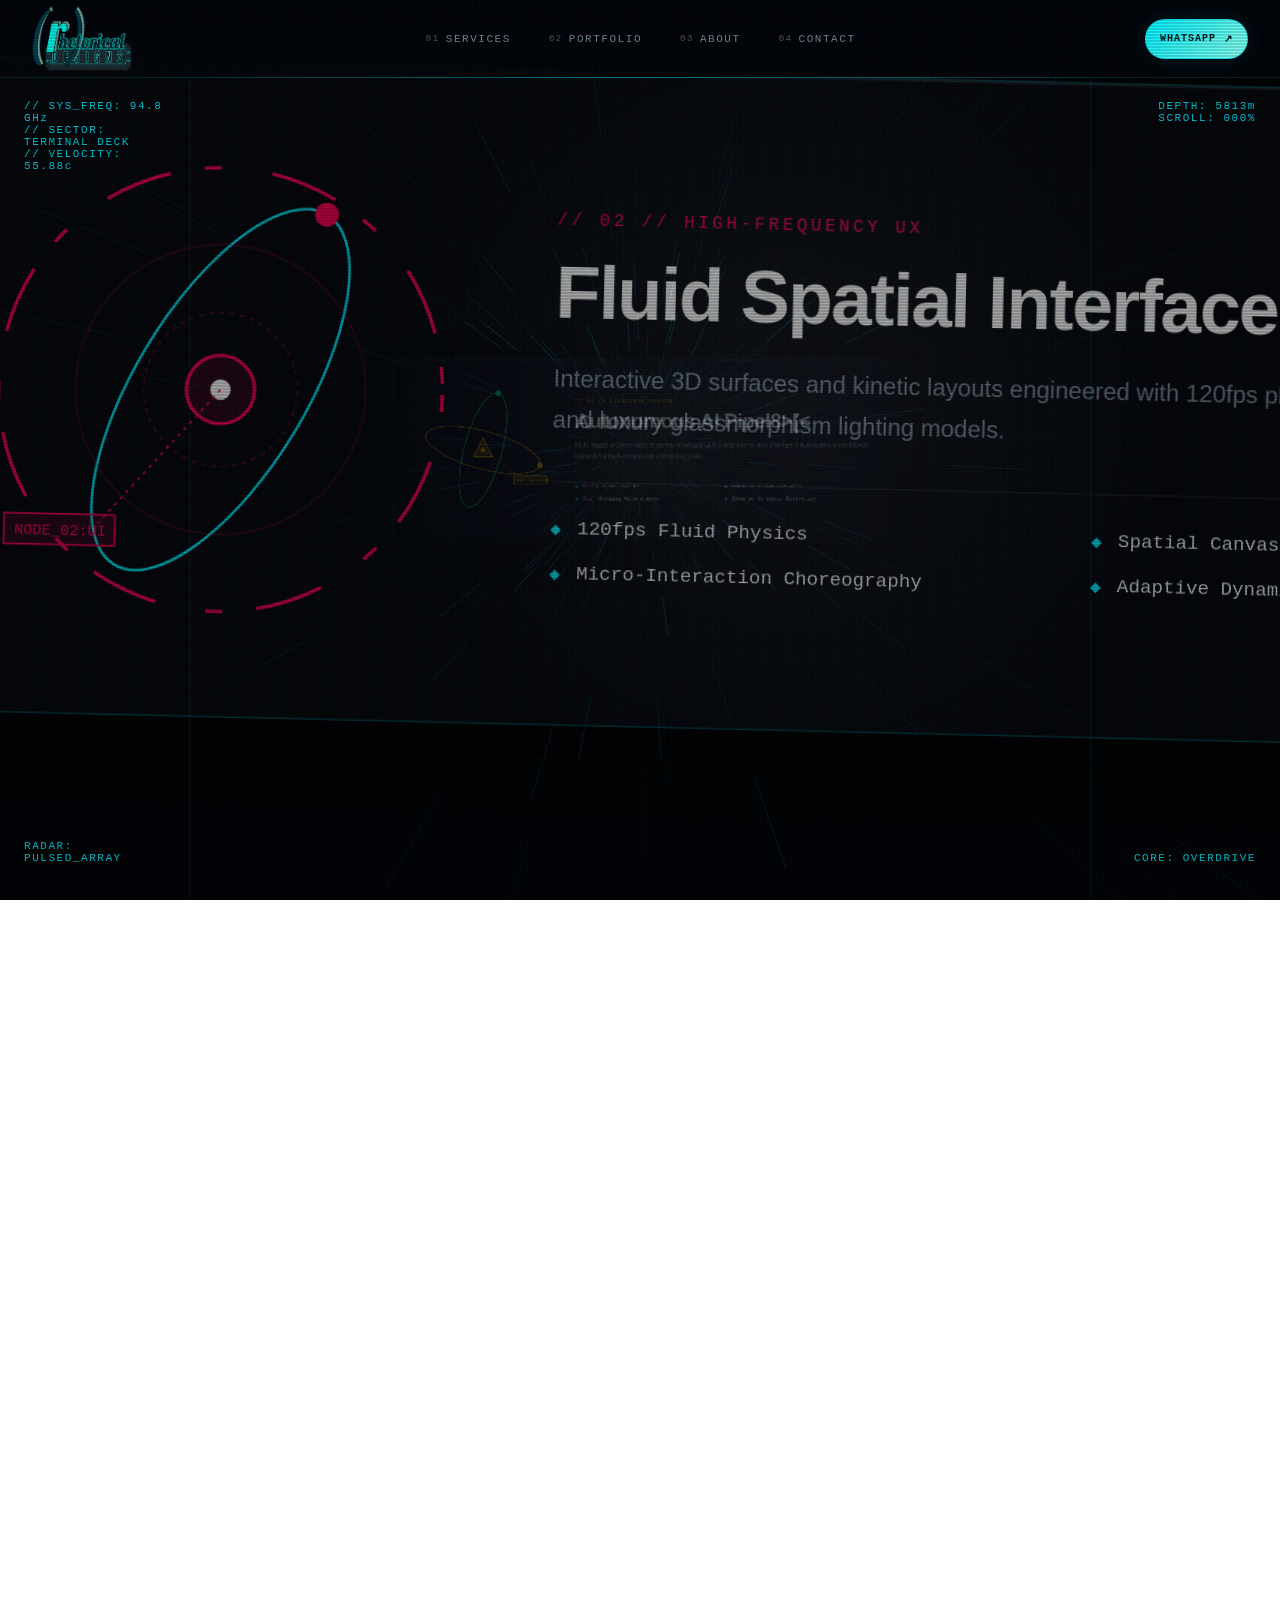
<file: index.html>
<!DOCTYPE html>
<html lang="en">
<head>
  <meta charset="UTF-8">
  <meta name="viewport" content="width=device-width, initial-scale=1.0">
  <title>RHETORICAL DESIGNS // WEB DESIGN & DEVELOPMENT</title>
  <style>
    :root {
      --bg-light: #ffffff;
      --bg-dark: #020307;
      --card-bg: rgba(6, 9, 18, 0.78);
      --border-sheen: rgba(0, 240, 255, 0.25);
      --accent-cyan: #00f0ff;
      --accent-amber: #ffb703;
      --accent-magenta: #ff0055;
      --accent-green: #00ff88;
      --accent-gold: #e5c07b;
      --accent-teal: #00e5c9;
      --accent-orange: #ff7700;
      --text-main: #f3f6fc;
      --text-muted: #7e8c9f;
      --font-mono: "SFMono-Regular", Consolas, "Liberation Mono", Menlo, monospace;
      --font-sans: -apple-system, BlinkMacSystemFont, "Segoe UI", Roboto, sans-serif;
    }

    * {
      box-sizing: border-box;
      margin: 0;
      padding: 0;
      cursor: none;
    }

    body {
      background-color: var(--bg-light);
      color: var(--text-main);
      font-family: var(--font-sans);
      overflow-x: hidden;
      height: 1600vh;
    }

    /* Ambient Luxury CRT Scanline & Grain Overlay */
    .scanlines {
      position: fixed;
      inset: 0;
      background: linear-gradient(rgba(18, 16, 16, 0) 50%, rgba(0, 0, 0, 0.25) 50%), linear-gradient(90deg, rgba(255, 0, 0, 0.03), rgba(0, 255, 0, 0.01), rgba(0, 255, 0, 0.03));
      background-size: 100% 3px, 6px 100%;
      pointer-events: none;
      z-index: 999;
      opacity: 0.6;
    }

    /* Interactive Luxury HUD Cursor */
    #cursor-reticle {
      position: fixed;
      top: 0;
      left: 0;
      width: 36px;
      height: 36px;
      border: 1px solid var(--accent-cyan);
      border-radius: 50%;
      pointer-events: none;
      z-index: 10000;
      transform: translate(-50%, -50%);
      transition: width 0.2s, height 0.2s, border-color 0.2s, opacity 0.3s, background-color 0.2s;
      mix-blend-mode: difference;
      display: flex;
      align-items: center;
      justify-content: center;
      opacity: 0;
    }

    #cursor-reticle.active { opacity: 1; }
    #cursor-reticle.hover-link {
      width: 52px;
      height: 52px;
      border-color: var(--accent-teal);
      background-color: rgba(0, 240, 255, 0.12);
    }

    #cursor-dot {
      width: 4px;
      height: 4px;
      background: #fff;
      border-radius: 50%;
    }

    #cursor-coords {
      position: absolute;
      left: 45px;
      top: -5px;
      font-family: var(--font-mono);
      font-size: 9px;
      letter-spacing: 0.1em;
      color: var(--accent-cyan);
      white-space: nowrap;
    }

    /* ====================================================
       PERSISTENT TOP LUXURY MENU BAR
       ==================================================== */
    .persistent-navbar {
      position: fixed;
      top: 0;
      left: 0;
      width: 100%;
      height: 64px;
      padding: 0 32px;
      display: flex;
      align-items: center;
      justify-content: space-between;
      z-index: 950;
      background: rgba(4, 7, 14, 0.7);
      backdrop-filter: blur(20px);
      -webkit-backdrop-filter: blur(20px);
      border-bottom: 1px solid rgba(0, 240, 255, 0.15);
      transition: background 0.4s, border-color 0.4s;
    }

    .persistent-navbar::before {
      content: "";
      position: absolute;
      bottom: -1px;
      left: 10%;
      right: 10%;
      height: 1px;
      background: linear-gradient(90deg, transparent, rgba(0, 240, 255, 0.5), transparent);
    }

    /* Nav Brand / Logo */
    .nav-left {
      display: flex;
      align-items: center;
      gap: 16px;
    }

    .nav-logo {
      display: flex;
      align-items: center;
      gap: 8px;
      text-decoration: none;
      color: #fff;
      font-family: var(--font-mono);
      font-size: 13px;
      font-weight: 800;
      letter-spacing: 0.15em;
    }

    .nav-logo-icon {
      color: var(--accent-cyan);
      font-size: 15px;
    }

    .nav-status-badge {
      font-family: var(--font-mono);
      font-size: 10px;
      color: var(--accent-green);
      letter-spacing: 0.12em;
      padding: 3px 8px;
      background: rgba(0, 255, 136, 0.08);
      border: 1px solid rgba(0, 255, 136, 0.25);
      border-radius: 4px;
    }

    /* Nav Center Links */
    .nav-center {
      display: flex;
      align-items: center;
      gap: 8px;
    }

    .nav-link {
      text-decoration: none;
      font-family: var(--font-mono);
      font-size: 11px;
      letter-spacing: 0.14em;
      color: var(--text-muted);
      padding: 6px 14px;
      border-radius: 20px;
      border: 1px solid transparent;
      transition: all 0.25s ease;
      display: flex;
      align-items: center;
      gap: 6px;
      cursor: pointer !important;
    }

    .nav-link span {
      font-size: 9px;
      color: rgba(255, 255, 255, 0.35);
      transition: color 0.25s;
    }

    .nav-link:hover {
      color: #fff;
      border-color: rgba(0, 240, 255, 0.3);
      background: rgba(0, 240, 255, 0.06);
      box-shadow: 0 0 15px rgba(0, 240, 255, 0.15);
    }

    .nav-link:hover span {
      color: var(--accent-cyan);
    }

    /* Special Nav Highlights */
    .nav-link-teal {
      color: var(--accent-teal);
      border-color: rgba(0, 229, 201, 0.25);
      background: rgba(0, 229, 201, 0.05);
    }

    .nav-link-teal:hover {
      color: #fff;
      border-color: var(--accent-teal);
      background: rgba(0, 229, 201, 0.15);
      box-shadow: 0 0 15px rgba(0, 229, 201, 0.3);
    }

    .nav-link-orange {
      color: var(--accent-orange);
      border-color: rgba(255, 119, 0, 0.25);
      background: rgba(255, 119, 0, 0.05);
    }

    .nav-link-orange:hover {
      color: #fff;
      border-color: var(--accent-orange);
      background: rgba(255, 119, 0, 0.15);
      box-shadow: 0 0 15px rgba(255, 119, 0, 0.3);
    }

    /* Nav Right (Header Actions) */
    .nav-right {
      display: flex;
      align-items: center;
      gap: 16px;
    }

    /* Fixed Telemetry HUD Readout Bars */
    .telemetry-bar {
      position: fixed;
      top: 64px; /* Sits cleanly below persistent header */
      bottom: 0;
      width: 190px;
      padding: 36px 24px;
      display: flex;
      flex-direction: column;
      justify-content: space-between;
      font-family: var(--font-mono);
      font-size: 11px;
      color: var(--accent-cyan);
      letter-spacing: 0.14em;
      pointer-events: none;
      z-index: 900;
      opacity: 0;
      transition: opacity 0.8s cubic-bezier(0.16, 1, 0.3, 1);
    }

    .telemetry-bar.visible { opacity: 0.85; }
    .telemetry-left { left: 0; border-right: 1px solid rgba(0, 240, 255, 0.08); }
    .telemetry-right { right: 0; border-left: 1px solid rgba(0, 240, 255, 0.08); text-align: right; }

    /* 3D Perspective Viewport */
    .viewport {
      position: fixed;
      top: 0;
      left: 0;
      width: 100vw;
      height: 100vh;
      perspective: 1100px;
      overflow: hidden;
    }

    #bg-canvas {
      position: absolute;
      inset: 0;
      width: 100%;
      height: 100%;
      z-index: 0;
      pointer-events: none;
    }

    .scene {
      position: absolute;
      width: 100%;
      height: 100%;
      transform-style: preserve-3d;
      will-change: transform;
      z-index: 1;
    }

    .layer {
      position: absolute;
      top: 50%;
      left: 50%;
      width: 90%;
      max-width: 1120px;
      backface-visibility: hidden;
      will-change: transform, opacity;
      transition: opacity 0.2s linear;
      transform-style: preserve-3d;
    }

    /* --- LAYER 1: Singularity Intro --- */
    .layer-1-container {
      display: flex;
      flex-direction: column;
      justify-content: center;
      align-items: center;
      text-align: center;
      color: #06080e;
      position: relative;
    }

    .initial-black-dot {
      width: 36px;
      height: 36px;
      background-color: #000000;
      border-radius: 50%;
      will-change: transform;
      pointer-events: none;
      margin: 28px 0;
      box-shadow: 0 0 35px rgba(0, 0, 0, 0.35);
    }

    .scroll-hint {
      font-family: var(--font-mono);
      font-size: 11px;
      letter-spacing: 0.2em;
      color: #666;
      text-transform: uppercase;
      animation: pulse-glow 2s infinite;
    }

    @keyframes pulse-glow {
      0%, 100% { opacity: 0.4; transform: translateY(0); }
      50% { opacity: 1; transform: translateY(4px); }
    }

    /* --- LAYER 2: OPEN CENTERED GLITCH LAYOUT --- */
    .layer-2-center {
      text-align: center;
      display: flex;
      flex-direction: column;
      align-items: center;
      justify-content: center;
      width: 100%;
      max-width: 960px;
      margin: 0 auto;
      position: relative;
    }

    .layer-2-center .service-meta {
      font-weight: 800;
      letter-spacing: 0.25em;
      margin-bottom: 18px;
    }

    .glitch-heading {
      position: relative;
      font-size: clamp(38px, 6.2vw, 84px);
      font-weight: 900;
      line-height: 1.05;
      letter-spacing: -0.03em;
      color: #ffffff;
      text-transform: uppercase;
      margin-bottom: 22px;
      display: inline-block;
      text-shadow: 0 0 30px rgba(255, 0, 85, 0.5);
    }

    .glitch-heading::before,
    .glitch-heading::after {
      content: attr(data-text);
      position: absolute;
      top: 0;
      left: 0;
      width: 100%;
      height: 100%;
      clip-path: polygon(0 0, 100% 0, 100% 100%, 0 100%);
      pointer-events: none;
    }

    .glitch-heading::before {
      left: 2px;
      text-shadow: -2px 0 var(--accent-magenta);
      animation: glitch-anim-1 2.2s infinite linear alternate-reverse;
      opacity: 0.9;
    }

    .glitch-heading::after {
      left: -2px;
      text-shadow: 2px 0 var(--accent-cyan);
      animation: glitch-anim-2 2.8s infinite linear alternate-reverse;
      opacity: 0.9;
    }

    @keyframes glitch-anim-1 {
      0% { clip-path: inset(20% 0 60% 0); transform: translate(-3px, -1px); }
      10% { clip-path: inset(80% 0 5% 0); transform: translate(3px, 1px); }
      20% { clip-path: inset(10% 0 70% 0); transform: translate(-2px, 2px); }
      30% { clip-path: inset(50% 0 20% 0); transform: translate(1px, -2px); }
      40% { clip-path: inset(15% 0 60% 0); transform: translate(-3px, 1px); }
      50% { clip-path: inset(70% 0 10% 0); transform: translate(3px, -1px); }
      60% { clip-path: inset(30% 0 45% 0); transform: translate(-1px, 2px); }
      70% { clip-path: inset(5% 0 85% 0); transform: translate(2px, -2px); }
      80% { clip-path: inset(65% 0 15% 0); transform: translate(-2px, 1px); }
      90% { clip-path: inset(40% 0 35% 0); transform: translate(1px, -1px); }
      100% { clip-path: inset(25% 0 55% 0); transform: translate(0, 0); }
    }

    @keyframes glitch-anim-2 {
      0% { clip-path: inset(15% 0 65% 0); transform: translate(3px, 1px); }
      10% { clip-path: inset(45% 0 30% 0); transform: translate(-3px, -1px); }
      20% { clip-path: inset(75% 0 10% 0); transform: translate(2px, -2px); }
      30% { clip-path: inset(10% 0 80% 0); transform: translate(-1px, 2px); }
      40% { clip-path: inset(60% 0 25% 0); transform: translate(3px, -1px); }
      50% { clip-path: inset(35% 0 40% 0); transform: translate(-2px, 1px); }
      60% { clip-path: inset(80% 0 5% 0); transform: translate(1px, -2px); }
      70% { clip-path: inset(20% 0 60% 0); transform: translate(-3px, 2px); }
      80% { clip-path: inset(50% 0 20% 0); transform: translate(2px, -1px); }
      90% { clip-path: inset(5% 0 75% 0); transform: translate(-1px, 1px); }
      100% { clip-path: inset(30% 0 50% 0); transform: translate(0, 0); }
    }

    .layer-2-center .service-desc {
      font-size: 18px;
      line-height: 1.7;
      max-width: 660px;
      margin: 0 auto;
      color: #b0c0d8;
    }

    /* --- Standard 3D Specular Interactive Cards --- */
    .card-box, .horizon-wrapper {
      background: var(--card-bg);
      border: 1px solid var(--border-sheen);
      border-radius: 18px;
      backdrop-filter: blur(24px);
      box-shadow: 0 30px 80px rgba(0, 0, 0, 0.85), inset 0 1px 1px rgba(255, 255, 255, 0.15);
      position: relative;
      overflow: hidden;
      transform-style: preserve-3d;
      transition: transform 0.15s ease-out, border-color 0.3s;
    }

    .card-box {
      padding: 44px;
      display: grid;
      grid-template-columns: 320px 1fr;
      gap: 48px;
      align-items: center;
    }

    .specular-sheen {
      position: absolute;
      inset: 0;
      pointer-events: none;
      background: radial-gradient(circle 350px at var(--mouse-x, 50%) var(--mouse-y, 50%), rgba(255, 255, 255, 0.08), transparent 70%);
      opacity: 0.9;
    }

    .card-box::before {
      content: "";
      position: absolute;
      top: -1px; left: 50px; right: 50px; height: 1px;
      background: linear-gradient(90deg, transparent, var(--accent-cyan), transparent);
    }

    .service-meta {
      font-family: var(--font-mono);
      font-size: 11px;
      color: var(--accent-cyan);
      letter-spacing: 0.2em;
      text-transform: uppercase;
      margin-bottom: 14px;
      display: flex;
      align-items: center;
      gap: 8px;
    }

    .service-title {
      font-size: clamp(28px, 4.2vw, 46px);
      font-weight: 800;
      line-height: 1.1;
      letter-spacing: -0.025em;
      margin-bottom: 16px;
      color: #fff;
    }

    .service-desc {
      font-size: 15px;
      line-height: 1.7;
      color: var(--text-muted);
      margin-bottom: 26px;
    }

    .feature-list {
      display: grid;
      grid-template-columns: repeat(2, 1fr);
      gap: 14px;
      margin-top: 18px;
      padding-top: 22px;
      border-top: 1px solid rgba(255, 255, 255, 0.08);
    }

    .feature-item {
      font-family: var(--font-mono);
      font-size: 12px;
      color: var(--text-main);
      display: flex;
      align-items: center;
      gap: 10px;
    }

    .feature-item::before {
      content: "◆";
      color: var(--accent-cyan);
      font-size: 9px;
    }

    .horizon-wrapper {
      padding: 50px;
      display: flex;
      flex-direction: column;
      gap: 24px;
      text-align: center;
    }

    .horizon-bar-line {
      border-top: 1px solid rgba(255, 255, 255, 0.08);
      border-bottom: 1px solid rgba(255, 255, 255, 0.08);
      padding: 14px 0;
      display: flex;
      justify-content: space-between;
      font-family: var(--font-mono);
      font-size: 11px;
      color: var(--text-muted);
      letter-spacing: 0.14em;
    }

    /* --- LAYER 8: INTERACTIVE MENU DIRECTORY DECK --- */
    .menu-deck {
      display: flex;
      flex-direction: column;
      gap: 24px;
      width: 100%;
      position: relative;
    }

    .menu-deck-header {
      display: flex;
      justify-content: space-between;
      align-items: center;
      padding-bottom: 16px;
      border-bottom: 1px solid rgba(0, 240, 255, 0.15);
      font-family: var(--font-mono);
      font-size: 12px;
      letter-spacing: 0.2em;
    }

    .menu-grid-standard {
      display: grid;
      grid-template-columns: repeat(4, minmax(0, 1fr));
      gap: 20px;
    }

    .home-footer {
      border-top: 1px solid rgba(0, 240, 255, 0.18);
      padding-top: 22px;
      display: grid;
      grid-template-columns: 1fr 1.5fr 1fr;
      gap: 20px;
      align-items: center;
      font-family: var(--font-mono);
      font-size: 10px;
      letter-spacing: 0.1em;
      color: var(--text-muted);
    }

    .home-footer-brand { color: #fff; font-weight: 700; }
    .home-footer-links { display: flex; flex-wrap: wrap; justify-content: center; gap: 14px; }
    .home-footer a { color: var(--accent-cyan); text-decoration: none; }
    .home-footer a:hover { color: #fff; }
    .home-footer-contact { text-align: right; line-height: 1.8; }

    .menu-card {
      text-decoration: none;
      display: flex;
      flex-direction: column;
      justify-content: space-between;
      padding: 28px 24px;
      border-radius: 14px;
      position: relative;
      overflow: hidden;
      backdrop-filter: blur(20px);
      transition: all 0.28s cubic-bezier(0.16, 1, 0.3, 1);
      cursor: pointer !important;
    }

    .menu-card-normal {
      background: rgba(8, 12, 22, 0.85);
      border: 1px solid rgba(0, 240, 255, 0.2);
      box-shadow: 0 12px 35px rgba(0, 0, 0, 0.6), inset 0 0 15px rgba(0, 240, 255, 0.03);
    }

    .menu-card-normal:hover {
      border-color: var(--accent-cyan);
      box-shadow: 0 16px 45px rgba(0, 240, 255, 0.25), inset 0 0 25px rgba(0, 240, 255, 0.1);
      transform: translateY(-5px);
    }

    .menu-card-normal:hover .menu-title {
      color: var(--accent-cyan);
      text-shadow: 0 0 16px var(--accent-cyan);
    }

    .menu-top-meta {
      display: flex;
      justify-content: space-between;
      align-items: center;
      margin-bottom: 20px;
      font-family: var(--font-mono);
      font-size: 10px;
      letter-spacing: 0.16em;
      color: var(--text-muted);
    }

    .menu-title {
      font-size: clamp(22px, 2.5vw, 30px);
      font-weight: 800;
      letter-spacing: -0.02em;
      color: #ffffff;
      margin-bottom: 8px;
      transition: color 0.25s, text-shadow 0.25s;
    }

    .menu-desc {
      font-size: 13px;
      line-height: 1.5;
      color: var(--text-muted);
      margin-bottom: 18px;
    }

    .menu-footer {
      display: flex;
      justify-content: space-between;
      align-items: center;
      font-family: var(--font-mono);
      font-size: 11px;
      letter-spacing: 0.12em;
      padding-top: 14px;
      border-top: 1px solid rgba(255, 255, 255, 0.08);
    }

    .menu-arrow {
      font-size: 16px;
      transition: transform 0.25s ease;
    }

    .menu-card:hover .menu-arrow { transform: translateX(5px); }

    /* ----------------------------------------------------
       ANIMATED TELEMETRY VECTOR HUDS
       ---------------------------------------------------- */
    .hud-container {
      width: 100%;
      aspect-ratio: 1;
      position: relative;
      display: flex;
      justify-content: center;
      align-items: center;
    }

    .hud-svg { width: 100%; height: 100%; overflow: visible; }

    @keyframes orbit-spin-cw { 0% { transform: rotate(0deg); } 100% { transform: rotate(360deg); } }
    @keyframes orbit-spin-ccw { 0% { transform: rotate(0deg); } 100% { transform: rotate(-360deg); } }
    @keyframes core-pulse { 0%, 100% { transform: scale(1); opacity: 0.85; } 50% { transform: scale(1.15); opacity: 1; } }
    @keyframes signal-ping { 0% { r: 12px; opacity: 1; } 100% { r: 130px; opacity: 0; } }

    .orbit-cw { animation: orbit-spin-cw 24s linear infinite; transform-origin: 150px 150px; }
    .orbit-cw-fast { animation: orbit-spin-cw 10s linear infinite; transform-origin: 150px 150px; }
    .orbit-ccw { animation: orbit-spin-ccw 32s linear infinite; transform-origin: 150px 150px; }
    .pulse-node { animation: core-pulse 2.5s ease-in-out infinite; transform-origin: 150px 150px; }
    .ping-wave { animation: signal-ping 3s cubic-bezier(0, 0.2, 0.8, 1) infinite; transform-origin: 150px 150px; }

    @media (max-width: 960px) {
      .persistent-navbar { height: auto; min-height: 64px; padding: 10px 16px; flex-wrap: wrap; gap: 8px; }
      .nav-center { display: flex; order: 3; flex: 1 0 100%; justify-content: center; flex-wrap: wrap; gap: 2px; }
      .nav-link { padding: 5px 8px; }
      .nav-status-badge { display: none; }
      .card-box { grid-template-columns: 1fr; gap: 24px; padding: 28px; }
      .hud-container { max-width: 220px; margin: 0 auto; }
      .telemetry-bar { display: none; }
      .feature-list { grid-template-columns: 1fr; }
      .menu-grid-standard { grid-template-columns: repeat(2, minmax(0, 1fr)); }
      .home-footer { grid-template-columns: 1fr; text-align: center; }
      .home-footer-links { justify-content: center; }
      .home-footer-contact { text-align: center; }
      .nav-right { display: none; }
      #cursor-reticle { display: none; }
      * { cursor: auto; }
    }
    @media (max-width: 640px) {
      .menu-grid-standard { grid-template-columns: 1fr; }
      .home-footer-links {
        flex-wrap: nowrap;
        gap: 6px;
        font-size: 8px;
        letter-spacing: 0.06em;
        white-space: nowrap;
      }
    }
  </style>
  <link rel="stylesheet" href="site-header.css">
  <script src="site-header.js" defer></script>
</head>
<body>

  <div class="scanlines"></div>

  <!-- Persistent Luxury Aerospace Top Menu Bar -->
  <header class="persistent-navbar" id="top-navbar">
    <div class="nav-left">
      <a href="index.html" class="nav-logo">
        <img class="nav-logo-image" src="rhetorical-designs-logo.png" alt="Rhetorical Designs">
      </a>
    </div>

    <button class="mobile-menu-toggle" type="button" data-mobile-menu-toggle aria-controls="primary-navigation" aria-expanded="false" aria-label="Open navigation menu">
      <span></span>
      <span></span>
      <span></span>
    </button>

    <nav class="nav-center" id="primary-navigation" aria-label="Main navigation">
      <a href="services.html" class="nav-link"><span>01</span>SERVICES</a>
      <a href="portfolio.html" class="nav-link"><span>02</span>PORTFOLIO</a>
      <a href="about.html" class="nav-link"><span>03</span>ABOUT</a>
      <a href="contact.html" class="nav-link"><span>04</span>CONTACT</a>
    </nav>

    <div class="nav-right">
      <a class="whatsapp-cta" href="https://wa.me/27632280179" aria-label="Chat with Rhetorical Designs on WhatsApp">
        <span>WHATSAPP</span>
        <span aria-hidden="true">↗</span>
      </a>
    </div>
  </header>

  <!-- Interactive Precision Cursor -->
  <div id="cursor-reticle">
    <div id="cursor-dot"></div>
    <div id="cursor-coords">X:0000 Y:0000</div>
  </div>

  <!-- Telemetry HUD Sidebars -->
  <div class="telemetry-bar telemetry-left" id="telemetry-left">
    <div>// SYS_FREQ: 94.8 GHz</div>
    <div>// SECTOR: TERMINAL DECK</div>
    <div id="warp-factor">// VELOCITY: 0.00c</div>
    <div style="margin-top: auto;">RADAR: PULSED_ARRAY</div>
  </div>

  <div class="telemetry-bar telemetry-right" id="telemetry-right">
    <div id="depth-readout">DEPTH: 0000m</div>
    <div id="scroll-pct">SCROLL: 000%</div>
    <div style="margin-top: auto;" id="core-status">CORE: INERT</div>
  </div>

  <div class="viewport">
    <canvas id="bg-canvas"></canvas>

    <div class="scene" id="scene">

      <!-- LAYER 1 (Z = 0): Singularity Intro -->
      <div class="layer" data-z="0" data-veer-x="-700" data-veer-y="-300" data-veer-r="-10">
        <div class="layer-1-container">
          <span class="service-meta" style="color: var(--accent-gold);">// DIGITAL DESIGN & WEB DEVELOPMENT</span>
          <h1 class="service-title decrypt-title" style="color:#0a0d14; font-size: clamp(34px, 5.5vw, 68px);">
            RHETORICAL DESIGNS
          </h1>
          <p style="max-width: 580px; font-size: 17px; font-weight: 500; line-height: 1.6; color: #2d3748;">
            Websites and digital experiences designed to make ambitious ideas clear, useful, and memorable.
          </p>
          <div class="initial-black-dot" id="dot"></div>
          <div class="scroll-hint">[ SCROLL DOWN TO INITIALIZE WARP ]</div>
        </div>
      </div>

      <!-- LAYER 2 (Z = -1800): Open Centered Glitch Layout -->
      <div class="layer" data-z="-1800" data-veer-x="750" data-veer-y="300" data-veer-r="8">
        <div class="layer-2-center">
          <span class="service-meta" style="color: var(--accent-magenta);">// LAYER 02 // CONTAINMENT DISSOLUTION</span>
          <h2 class="glitch-heading decrypt-title" data-text="EVENT HORIZON BREACHED">
            EVENT HORIZON BREACHED
          </h2>
          <p class="service-desc">
            Containment failsafe destroyed. Local space-time has sheared into deep-space vector corridors. Telemetry arrays online.
          </p>
        </div>
      </div>

      <!-- LAYER 3 (Z = -3600): Service 01 -->
      <div class="layer" data-z="-3600" data-veer-x="-950" data-veer-y="350" data-veer-r="-14">
        <div class="card-box card-tilt">
          <div class="specular-sheen"></div>
          <div class="hud-container">
            <svg class="hud-svg" viewBox="0 0 300 300">
              <circle class="ping-wave" cx="150" cy="150" r="20" fill="none" stroke="var(--accent-cyan)" stroke-width="1.5"/>
              <circle cx="150" cy="150" r="130" fill="none" stroke="rgba(0, 240, 255, 0.12)" stroke-width="1"/>
              <circle cx="150" cy="150" r="95" fill="none" stroke="rgba(0, 240, 255, 0.18)" stroke-width="1" stroke-dasharray="4 6"/>
              
              <g class="orbit-cw">
                <ellipse cx="150" cy="150" rx="125" ry="45" fill="none" stroke="var(--accent-cyan)" stroke-width="1.5" transform="rotate(-30 150 150)"/>
                <g transform="rotate(-30 150 150)">
                  <circle cx="275" cy="150" r="6" fill="var(--accent-cyan)"/>
                  <circle cx="275" cy="150" r="12" fill="none" stroke="var(--accent-cyan)" stroke-width="1"/>
                </g>
              </g>

              <g class="orbit-ccw">
                <ellipse cx="150" cy="150" rx="115" ry="35" fill="none" stroke="rgba(255, 183, 3, 0.4)" stroke-width="1" stroke-dasharray="8 8" transform="rotate(45 150 150)"/>
                <g transform="rotate(45 150 150)">
                  <circle cx="35" cy="150" r="5" fill="var(--accent-amber)"/>
                </g>
              </g>

              <g class="pulse-node">
                <circle cx="150" cy="150" r="26" fill="rgba(0, 240, 255, 0.08)" stroke="var(--accent-cyan)" stroke-width="1.5"/>
                <circle cx="150" cy="150" r="10" fill="var(--accent-cyan)"/>
              </g>

              <line x1="150" y1="150" x2="220" y2="80" stroke="var(--accent-cyan)" stroke-width="1" stroke-dasharray="2 3"/>
              <rect x="210" y="65" width="65" height="18" fill="rgba(0, 240, 255, 0.15)" stroke="var(--accent-cyan)" stroke-width="1"/>
              <text x="216" y="77" fill="var(--accent-cyan)" font-family="monospace" font-size="9">NODE_01:WEB</text>
            </svg>
          </div>

          <div>
            <span class="service-meta">// 01 // BESPOKE ARCHITECTURE</span>
            <h2 class="service-title decrypt-title">Zero-Bloat Web Systems</h2>
            <p class="service-desc">
              High-velocity, hyper-optimized web engines engineered without monolithic framework drag. Built for max performance, sub-second loads, and cosmic scale.
            </p>
            <div class="feature-list">
              <div class="feature-item">Sub-100ms Core Vitals</div>
              <div class="feature-item">Clean Modular Code</div>
              <div class="feature-item">Custom Frontend Engines</div>
              <div class="feature-item">SEO & Microdata Optimized</div>
            </div>
          </div>
        </div>
      </div>

      <!-- LAYER 4 (Z = -5400): Service 02 -->
      <div class="layer" data-z="-5400" data-veer-x="950" data-veer-y="-300" data-veer-r="14">
        <div class="card-box card-tilt">
          <div class="specular-sheen"></div>
          <div class="hud-container">
            <svg class="hud-svg" viewBox="0 0 300 300">
              <g class="orbit-cw-fast">
                <circle cx="150" cy="150" r="130" fill="none" stroke="var(--accent-magenta)" stroke-width="2" stroke-dasharray="10 30 40 20"/>
              </g>

              <g class="orbit-ccw">
                <ellipse cx="150" cy="150" rx="120" ry="50" fill="none" stroke="var(--accent-cyan)" stroke-width="1.5" transform="rotate(-60 150 150)"/>
                <g transform="rotate(-60 150 150)">
                  <circle cx="270" cy="150" r="7" fill="var(--accent-magenta)"/>
                </g>
              </g>

              <circle cx="150" cy="150" r="85" fill="none" stroke="rgba(255, 0, 85, 0.2)" stroke-width="1"/>
              <circle cx="150" cy="150" r="45" fill="none" stroke="rgba(255, 0, 85, 0.3)" stroke-width="1" stroke-dasharray="3 3"/>

              <g class="pulse-node">
                <circle cx="150" cy="150" r="20" fill="rgba(255, 0, 85, 0.15)" stroke="var(--accent-magenta)" stroke-width="2"/>
                <circle cx="150" cy="150" r="6" fill="#fff"/>
              </g>

              <line x1="150" y1="150" x2="80" y2="230" stroke="var(--accent-magenta)" stroke-width="1" stroke-dasharray="2 3"/>
              <rect x="25" y="225" width="65" height="18" fill="rgba(255, 0, 85, 0.15)" stroke="var(--accent-magenta)" stroke-width="1"/>
              <text x="31" y="237" fill="var(--accent-magenta)" font-family="monospace" font-size="9">NODE_02:UI</text>
            </svg>
          </div>

          <div>
            <span class="service-meta" style="color: var(--accent-magenta);">// 02 // HIGH-FREQUENCY UX</span>
            <h2 class="service-title decrypt-title">Fluid Spatial Interfaces</h2>
            <p class="service-desc">
              Interactive 3D surfaces and kinetic layouts engineered with 120fps physics, GPU matrix transforms, and luxury glassmorphism lighting models.
            </p>
            <div class="feature-list">
              <div class="feature-item">120fps Fluid Physics</div>
              <div class="feature-item">Spatial Canvas FX</div>
              <div class="feature-item">Micro-Interaction Choreography</div>
              <div class="feature-item">Adaptive Dynamic HUDs</div>
            </div>
          </div>
        </div>
      </div>

      <!-- LAYER 5 (Z = -7200): Service 03 -->
      <div class="layer" data-z="-7200" data-veer-x="-900" data-veer-y="320" data-veer-r="-12">
        <div class="card-box card-tilt">
          <div class="specular-sheen"></div>
          <div class="hud-container">
            <svg class="hud-svg" viewBox="0 0 300 300">
              <g class="orbit-cw">
                <ellipse cx="150" cy="150" rx="125" ry="40" fill="none" stroke="var(--accent-amber)" stroke-width="1.5" transform="rotate(15 150 150)"/>
                <g transform="rotate(15 150 150)">
                  <circle cx="275" cy="150" r="6" fill="var(--accent-amber)"/>
                </g>
              </g>

              <g class="orbit-ccw">
                <ellipse cx="150" cy="150" rx="125" ry="40" fill="none" stroke="var(--accent-green)" stroke-width="1.5" transform="rotate(-75 150 150)"/>
                <g transform="rotate(-75 150 150)">
                  <circle cx="275" cy="150" r="6" fill="var(--accent-green)"/>
                </g>
              </g>

              <g class="pulse-node">
                <polygon points="150,125 170,165 130,165" fill="rgba(255, 183, 3, 0.2)" stroke="var(--accent-amber)" stroke-width="2"/>
                <circle cx="150" cy="150" r="5" fill="var(--accent-amber)"/>
              </g>

              <line x1="150" y1="150" x2="230" y2="210" stroke="var(--accent-amber)" stroke-width="1" stroke-dasharray="2 3"/>
              <rect x="215" y="205" width="70" height="18" fill="rgba(255, 183, 3, 0.15)" stroke="var(--accent-amber)" stroke-width="1"/>
              <text x="220" y="217" fill="var(--accent-amber)" font-family="monospace" font-size="9">NODE_03:AGENT</text>
            </svg>
          </div>

          <div>
            <span class="service-meta" style="color: var(--accent-amber);">// 03 // COGNITIVE AGENTS</span>
            <h2 class="service-title decrypt-title">Autonomous AI Pipelines</h2>
            <p class="service-desc">
              Multi-agent orchestration engines, localized LLM integrations, and intelligent autonomous workflows tailored for high-complexity enterprise tasks.
            </p>
            <div class="feature-list">
              <div class="feature-item">Multi-Agent Swarms</div>
              <div class="feature-item">Local & Cloud LLM APIs</div>
              <div class="feature-item">Self-Healing Automations</div>
              <div class="feature-item">Dynamic Semantic Extraction</div>
            </div>
          </div>
        </div>
      </div>

      <!-- LAYER 6 (Z = -9000): Service 04 -->
      <div class="layer" data-z="-9000" data-veer-x="900" data-veer-y="300" data-veer-r="12">
        <div class="card-box card-tilt">
          <div class="specular-sheen"></div>
          <div class="hud-container">
            <svg class="hud-svg" viewBox="0 0 300 300">
              <g class="orbit-cw-fast">
                <circle cx="150" cy="150" r="135" fill="none" stroke="var(--accent-green)" stroke-width="1.5" stroke-dasharray="20 10 5 10"/>
                <circle cx="285" cy="150" r="5" fill="var(--accent-green)"/>
              </g>

              <g class="orbit-ccw">
                <ellipse cx="150" cy="150" rx="100" ry="100" fill="none" stroke="rgba(0, 255, 136, 0.25)" stroke-width="1"/>
                <circle cx="150" cy="50" r="6" fill="var(--accent-green)"/>
              </g>

              <g class="pulse-node">
                <rect x="130" y="130" width="40" height="40" fill="rgba(0, 255, 136, 0.12)" stroke="var(--accent-green)" stroke-width="2"/>
                <circle cx="150" cy="150" r="6" fill="var(--accent-green)"/>
              </g>

              <line x1="150" y1="150" x2="70" y2="80" stroke="var(--accent-green)" stroke-width="1" stroke-dasharray="2 3"/>
              <rect x="15" y="65" width="70" height="18" fill="rgba(0, 255, 136, 0.15)" stroke="var(--accent-green)" stroke-width="1"/>
              <text x="21" y="77" fill="var(--accent-green)" font-family="monospace" font-size="9">NODE_04:INFRA</text>
            </svg>
          </div>

          <div>
            <span class="service-meta" style="color: var(--accent-green);">// 04 // CLOUD ORCHESTRATION</span>
            <h2 class="service-title decrypt-title">Hardened Infrastructure</h2>
            <p class="service-desc">
              High-throughput virtual cloud topologies, SSH reverse tunneling, and edge-distributed infrastructure engineered to host high-uptime AI swarms.
            </p>
            <div class="feature-list">
              <div class="feature-item">Hardened Cloud Hubs</div>
              <div class="feature-item">Secure Reverse Proxies</div>
              <div class="feature-item">Continuous Deployment</div>
              <div class="feature-item">Sub-10ms Global Routing</div>
            </div>
          </div>
        </div>
      </div>

      <!-- LAYER 7 (Z = -10800): Command Console Dock -->
      <div class="layer" data-z="-10800" data-veer-x="0" data-veer-y="-600" data-veer-r="0">
        <div class="horizon-wrapper card-tilt">
          <div class="specular-sheen"></div>
          <div class="horizon-bar-line">
            <span>[ LAYER 07 // QUANTUM TERMINAL ]</span>
            <span style="color: var(--accent-green);">STABILIZATION CONFIRMED</span>
          </div>
          <h1 class="service-title decrypt-title" style="font-size: clamp(34px, 5.5vw, 68px);">
            GRAVITY WELL SECURED
          </h1>
          <p class="service-desc" style="max-width: 680px; margin: 0 auto;">
            You have navigated the deep telemetry matrix. Continue scrolling to engage the primary command navigation terminal.
          </p>
          <div class="horizon-bar-line" style="justify-content: center; margin-top: 8px;">
            <span style="color: var(--accent-cyan);">▼ SCROLL TO DEPLOY NAVIGATION MATRIX ▼</span>
          </div>
        </div>
      </div>

      <!-- LAYER 8 (Z = -12600): INTERACTIVE MENU DIRECTORY DECK -->
      <div class="layer" data-z="-12600" data-veer-x="0" data-veer-y="0" data-veer-r="0">
        <div class="menu-deck">
          
          <div class="menu-deck-header">
            <span style="color: var(--accent-cyan);">// [ LAYER 08 ] NAVIGATION DIRECTORY</span>
            <span style="color: var(--accent-gold);">SYSTEM STATUS: ONLINE</span>
          </div>

          <div class="menu-grid-standard">
            <a href="services.html" class="menu-card menu-card-normal nav-item">
              <div>
                <div class="menu-top-meta">
                  <span>CAPABILITIES</span>
                  <span style="color: var(--accent-cyan);">[ 01 ]</span>
                </div>
                <h3 class="menu-title">Services</h3>
                <p class="menu-desc">Explore full-stack engineering, spatial interfaces, and agentic solutions.</p>
              </div>
              <div class="menu-footer">
                <span style="color: var(--accent-cyan);">ACCESS SERVICES</span>
                <span class="menu-arrow" style="color: var(--accent-cyan);">→</span>
              </div>
            </a>

            <a href="portfolio.html" class="menu-card menu-card-normal nav-item">
              <div>
                <div class="menu-top-meta">
                  <span>SHOWCASE</span>
                  <span style="color: var(--accent-cyan);">[ 02 ]</span>
                </div>
                <h3 class="menu-title">Portfolio</h3>
                <p class="menu-desc">View selected websites, 3D experiences, digital products, and automation tools.</p>
              </div>
              <div class="menu-footer">
                <span style="color: var(--accent-cyan);">VIEW PORTFOLIO</span>
                <span class="menu-arrow" style="color: var(--accent-cyan);">→</span>
              </div>
            </a>

            <a href="about.html" class="menu-card menu-card-normal nav-item">
              <div>
                <div class="menu-top-meta">
                  <span>MANIFESTO</span>
                  <span style="color: var(--accent-cyan);">[ 03 ]</span>
                </div>
                <h3 class="menu-title">About</h3>
                <p class="menu-desc">Discover the philosophy, engineering discipline, and creative approach.</p>
              </div>
              <div class="menu-footer">
                <span style="color: var(--accent-cyan);">READ ABOUT</span>
                <span class="menu-arrow" style="color: var(--accent-cyan);">→</span>
              </div>
            </a>

            <a href="contact.html" class="menu-card menu-card-normal nav-item">
              <div>
                <div class="menu-top-meta">
                  <span>INQUIRIES</span>
                  <span style="color: var(--accent-cyan);">[ 04 ]</span>
                </div>
                <h3 class="menu-title">Contact</h3>
                <p class="menu-desc">Start a conversation about a project, creative partnership, or next step.</p>
              </div>
              <div class="menu-footer">
                <span style="color: var(--accent-cyan);">GET IN TOUCH</span>
                <span class="menu-arrow" style="color: var(--accent-cyan);">→</span>
              </div>
            </a>
          </div>

          <footer class="home-footer">
            <div class="home-footer-brand">RHETORICAL DESIGNS © 2026</div>
            <nav class="home-footer-links" aria-label="Footer navigation">
              <a href="index.html">HOME</a>
              <a href="services.html">SERVICES</a>
              <a href="portfolio.html">PORTFOLIO</a>
              <a href="about.html">ABOUT</a>
              <a href="contact.html">CONTACT</a>
            </nav>
            <div class="home-footer-contact">DUANE STEFFENS<br>EMAIL <a href="mailto:duanesteffens@gmail.com">duanesteffens@gmail.com</a><br>WHATSAPP <a href="https://wa.me/27632280179">063 228 0179</a></div>
          </footer>

        </div>
      </div>

    </div>
  </div>

  <script>
    /* ==========================================================================
       1. TEXT DECRYPTION SCRAMBLE EFFECT
       ========================================================================== */
    const glyphs = 'ABCDEF0123456789!<>-_\\/[]{}—=+*^?#';
    const decryptElements = document.querySelectorAll('.decrypt-title');

    decryptElements.forEach(el => {
      el.dataset.original = el.innerText.trim();
      el.dataset.scrambled = 'false';
    });

    function scrambleText(element) {
      if (element.dataset.scrambled === 'true') return;
      element.dataset.scrambled = 'true';
      const target = element.dataset.original;
      let iteration = 0;
      clearInterval(element.scrambleInterval);

      element.scrambleInterval = setInterval(() => {
        const current = target.split('').map((char, index) => {
          if (index < iteration) return target[index];
          if (char === ' ') return ' ';
          return glyphs[Math.floor(Math.random() * glyphs.length)];
        }).join('');

        element.innerText = current;
        if (element.hasAttribute('data-text')) {
          element.setAttribute('data-text', current);
        }

        if (iteration >= target.length) {
          clearInterval(element.scrambleInterval);
          if (element.hasAttribute('data-text')) {
            element.setAttribute('data-text', target);
          }
        }
        iteration += 1 / 2;
      }, 25);
    }

    function resetScramble(element) {
      element.dataset.scrambled = 'false';
    }

    /* ==========================================================================
       2. 3D GYROSCOPIC TILT & SPECULAR SHEEN ENGINE
       ========================================================================== */
    const tiltCards = document.querySelectorAll('.card-tilt');
    const reticle = document.getElementById('cursor-reticle');
    const coords = document.getElementById('cursor-coords');
    let mouseX = window.innerWidth / 2;
    let mouseY = window.innerHeight / 2;

    window.addEventListener('mousemove', (e) => {
      mouseX = e.clientX;
      mouseY = e.clientY;

      reticle.classList.add('active');
      reticle.style.transform = `translate(${mouseX}px, ${mouseY}px) translate(-50%, -50%)`;
      coords.innerText = `X:${Math.round(mouseX).toString().padStart(4, '0')} Y:${Math.round(mouseY).toString().padStart(4, '0')}`;

      tiltCards.forEach(card => {
        const rect = card.getBoundingClientRect();
        if (rect.top < window.innerHeight && rect.bottom > 0) {
          const cardX = mouseX - rect.left;
          const cardY = mouseY - rect.top;
          const pctX = (cardX / rect.width) * 100;
          const pctY = (cardY / rect.height) * 100;

          card.style.setProperty('--mouse-x', `${pctX}%`);
          card.style.setProperty('--mouse-y', `${pctY}%`);

          const rotX = ((cardY / rect.height) - 0.5) * -12;
          const rotY = ((cardX / rect.width) - 0.5) * 12;
          card.style.transform = `perspective(1000px) rotateX(${rotX}deg) rotateY(${rotY}deg) scale3d(1.02, 1.02, 1.02)`;
        } else {
          card.style.transform = 'perspective(1000px) rotateX(0deg) rotateY(0deg) scale3d(1, 1, 1)';
        }
      });
    });

    document.querySelectorAll('.nav-item, .nav-link, .nav-logo').forEach(item => {
      item.addEventListener('mouseenter', () => {
        reticle.classList.add('hover-link');
      });
      item.addEventListener('mouseleave', () => {
        reticle.classList.remove('hover-link');
      });
    });

    /* ==========================================================================
       3. TOP NAVBAR 3D DEEP-LINKING JUMP CONTROLLER
       ========================================================================== */
    const maxScroll = 13800;

    document.querySelectorAll('.deep-jump').forEach(link => {
      link.addEventListener('click', (e) => {
        e.preventDefault();
        const targetZ = parseFloat(link.getAttribute('data-target-z'));
        const totalScrollable = document.body.scrollHeight - window.innerHeight;
        const targetScrollY = (targetZ / maxScroll) * totalScrollable;

        window.scrollTo({
          top: targetScrollY,
          behavior: 'smooth'
        });
      });
    });

    /* ==========================================================================
       4. HIGH-PERFORMANCE CANVAS WARP & RELATIVISTIC STARFIELD
       ========================================================================== */
    const canvas = document.getElementById('bg-canvas');
    const ctx = canvas.getContext('2d');

    let width, height;
    function resize() {
      width = canvas.width = window.innerWidth;
      height = canvas.height = window.innerHeight;
    }
    window.addEventListener('resize', resize);
    resize();

    const stars = Array.from({ length: 700 }, () => ({
      x: (Math.random() - 0.5) * 3800,
      y: (Math.random() - 0.5) * 3800,
      z: Math.random() * 14000,
      size: Math.random() * 1.5 + 0.4,
      twinkle: Math.random() * Math.PI * 2,
      speed: 0.025 + Math.random() * 0.035
    }));

    const scene = document.getElementById('scene');
    const layers = document.querySelectorAll('.layer');
    const dot = document.getElementById('dot');
    const telLeft = document.getElementById('telemetry-left');
    const telRight = document.getElementById('telemetry-right');
    const depthReadout = document.getElementById('depth-readout');
    const scrollPct = document.getElementById('scroll-pct');
    const warpFactor = document.getElementById('warp-factor');
    const coreStatus = document.getElementById('core-status');

    let smoothCameraZ = 0;
    let lastScrollY = window.scrollY;
    let scrollVelocity = 0;

    function render() {
      const scrollY = window.scrollY;
      const totalScrollable = document.body.scrollHeight - window.innerHeight;
      const targetProgress = Math.min(1, Math.max(0, scrollY / totalScrollable));
      const targetCameraZ = targetProgress * maxScroll;

      smoothCameraZ += (targetCameraZ - smoothCameraZ) * 0.085;

      const deltaScroll = Math.abs(scrollY - lastScrollY);
      scrollVelocity += (deltaScroll - scrollVelocity) * 0.15;
      lastScrollY = scrollY;

      scene.style.transform = `translateZ(${smoothCameraZ}px)`;

      // Black Dot Expands dynamically through Layer 1
      const dotProgress = Math.min(1, Math.max(0, smoothCameraZ / 1400));
      const dotScale = 1 + Math.pow(dotProgress, 3.2) * 220;
      if (dot) {
        dot.style.transform = `scale(${dotScale})`;
      }

      // Smooth background transition: White -> Deep Cosmic Void (#020307)
      const darkFactor = Math.min(1, Math.max(0, (smoothCameraZ - 100) / 900));
      const r = Math.round(255 - darkFactor * (255 - 2));
      const g = Math.round(255 - darkFactor * (255 - 3));
      const b = Math.round(255 - darkFactor * (255 - 7));

      ctx.fillStyle = `rgb(${r}, ${g}, ${b})`;
      ctx.fillRect(0, 0, width, height);

      // Fixed Telemetry HUD Display
      if (darkFactor > 0.4) {
        telLeft.classList.add('visible');
        telRight.classList.add('visible');
      } else {
        telLeft.classList.remove('visible');
        telRight.classList.remove('visible');
      }

      depthReadout.innerText = `DEPTH: ${Math.round(smoothCameraZ)}m`;
      scrollPct.innerText = `SCROLL: ${Math.round(targetProgress * 100).toString().padStart(3, '0')}%`;
      const velocityMach = (0.2 + (scrollVelocity * 0.08)).toFixed(2);
      warpFactor.innerText = `// VELOCITY: ${velocityMach}c`;

      if (smoothCameraZ > 12000) {
        coreStatus.innerText = 'TERMINAL: LOCKED';
        coreStatus.style.color = 'var(--accent-teal)';
      } else if (smoothCameraZ > 1200) {
        coreStatus.innerText = 'CORE: OVERDRIVE';
        coreStatus.style.color = 'var(--accent-cyan)';
      } else {
        coreStatus.innerText = 'CORE: INERT';
        coreStatus.style.color = 'var(--accent-amber)';
      }

      // 3D Spatial Windowing, Veering, and Layer Filtering
      layers.forEach(layer => {
        const baseZ = parseFloat(layer.getAttribute('data-z'));
        const veerX = parseFloat(layer.getAttribute('data-veer-x') || '0');
        const veerY = parseFloat(layer.getAttribute('data-veer-y') || '0');
        const veerR = parseFloat(layer.getAttribute('data-veer-r') || '0');

        const relativeZ = baseZ + smoothCameraZ;

        let offsetX = 0, offsetY = 0, offsetR = 0;

        if (relativeZ > 100) {
          const progress = Math.min(1, (relativeZ - 100) / 900);
          const veerFactor = Math.pow(progress, 2.2);
          offsetX = veerX * veerFactor;
          offsetY = veerY * veerFactor;
          offsetR = veerR * veerFactor;
        }

        layer.style.transform = `translate3d(calc(-50% + ${offsetX}px), calc(-50% + ${offsetY}px), ${baseZ}px) rotateZ(${offsetR}deg)`;

        // Opacity Windowing & Absolute Zero Bleed-Through on White
        let opacity = 0;

        if (baseZ === 0) {
          if (relativeZ > 200) {
            opacity = Math.max(0, 1 - (relativeZ - 200) / 500);
          } else {
            opacity = 1;
          }
        } else if (baseZ === -12600) {
          if (relativeZ > 300) {
            opacity = Math.max(0, 1 - (relativeZ - 300) / 400);
          } else if (relativeZ < -1400) {
            opacity = Math.max(0, 1 - (-1400 - relativeZ) / 700);
          } else {
            opacity = 1;
          }
          opacity *= darkFactor;
        } else {
          if (relativeZ > 250) {
            opacity = Math.max(0, 1 - (relativeZ - 250) / 450);
          } else if (relativeZ < -1100) {
            opacity = Math.max(0, 1 - (-1100 - relativeZ) / 600);
          } else {
            opacity = 1;
          }
          opacity *= darkFactor;
        }

        layer.style.opacity = opacity;
        layer.style.visibility = opacity <= 0.001 ? 'hidden' : 'visible';
        layer.style.pointerEvents = opacity > 0.6 ? 'auto' : 'none';

        // Trigger Text Decryption when in focus
        const decryptTitle = layer.querySelector('.decrypt-title');
        if (decryptTitle && opacity > 0.1) {
          if (Math.abs(relativeZ) < 550) {
            scrambleText(decryptTitle);
          } else if (Math.abs(relativeZ) > 1800) {
            resetScramble(decryptTitle);
          }
        }
      });

      // Relativistic Starfield & Warp Velocity Streaks
      if (darkFactor > 0.05) {
        const fov = 450;
        const warpStretch = Math.min(18, scrollVelocity * 0.45);

        stars.forEach(s => {
          let relZ = (s.z - smoothCameraZ) % 14000;
          if (relZ < 0) relZ += 14000;

          const scale = fov / (relZ + 1);
          const x2d = width / 2 + s.x * scale;
          const y2d = height / 2 + s.y * scale;

          if (x2d >= 0 && x2d <= width && y2d >= 0 && y2d <= height && relZ > 10) {
            s.twinkle += s.speed;
            const alpha = (0.35 + Math.sin(s.twinkle) * 0.35) * Math.sin((relZ / 14000) * Math.PI) * darkFactor;
            
            ctx.fillStyle = `rgba(0, 240, 255, ${alpha})`;
            ctx.strokeStyle = `rgba(0, 240, 255, ${alpha * 0.7})`;

            if (warpStretch > 1.2) {
              const dx = (x2d - width / 2) * (warpStretch * 0.015);
              const dy = (y2d - height / 2) * (warpStretch * 0.015);
              ctx.lineWidth = Math.max(0.6, s.size * scale * 0.5);
              ctx.beginPath();
              ctx.moveTo(x2d, y2d);
              ctx.lineTo(x2d + dx, y2d + dy);
              ctx.stroke();
            } else {
              ctx.beginPath();
              ctx.arc(x2d, y2d, Math.max(0.25, s.size * scale * 0.7), 0, Math.PI * 2);
              ctx.fill();
            }
          }
        });
      }

      requestAnimationFrame(render);
    }

    render();
  </script>
</body>
</html>
</file>
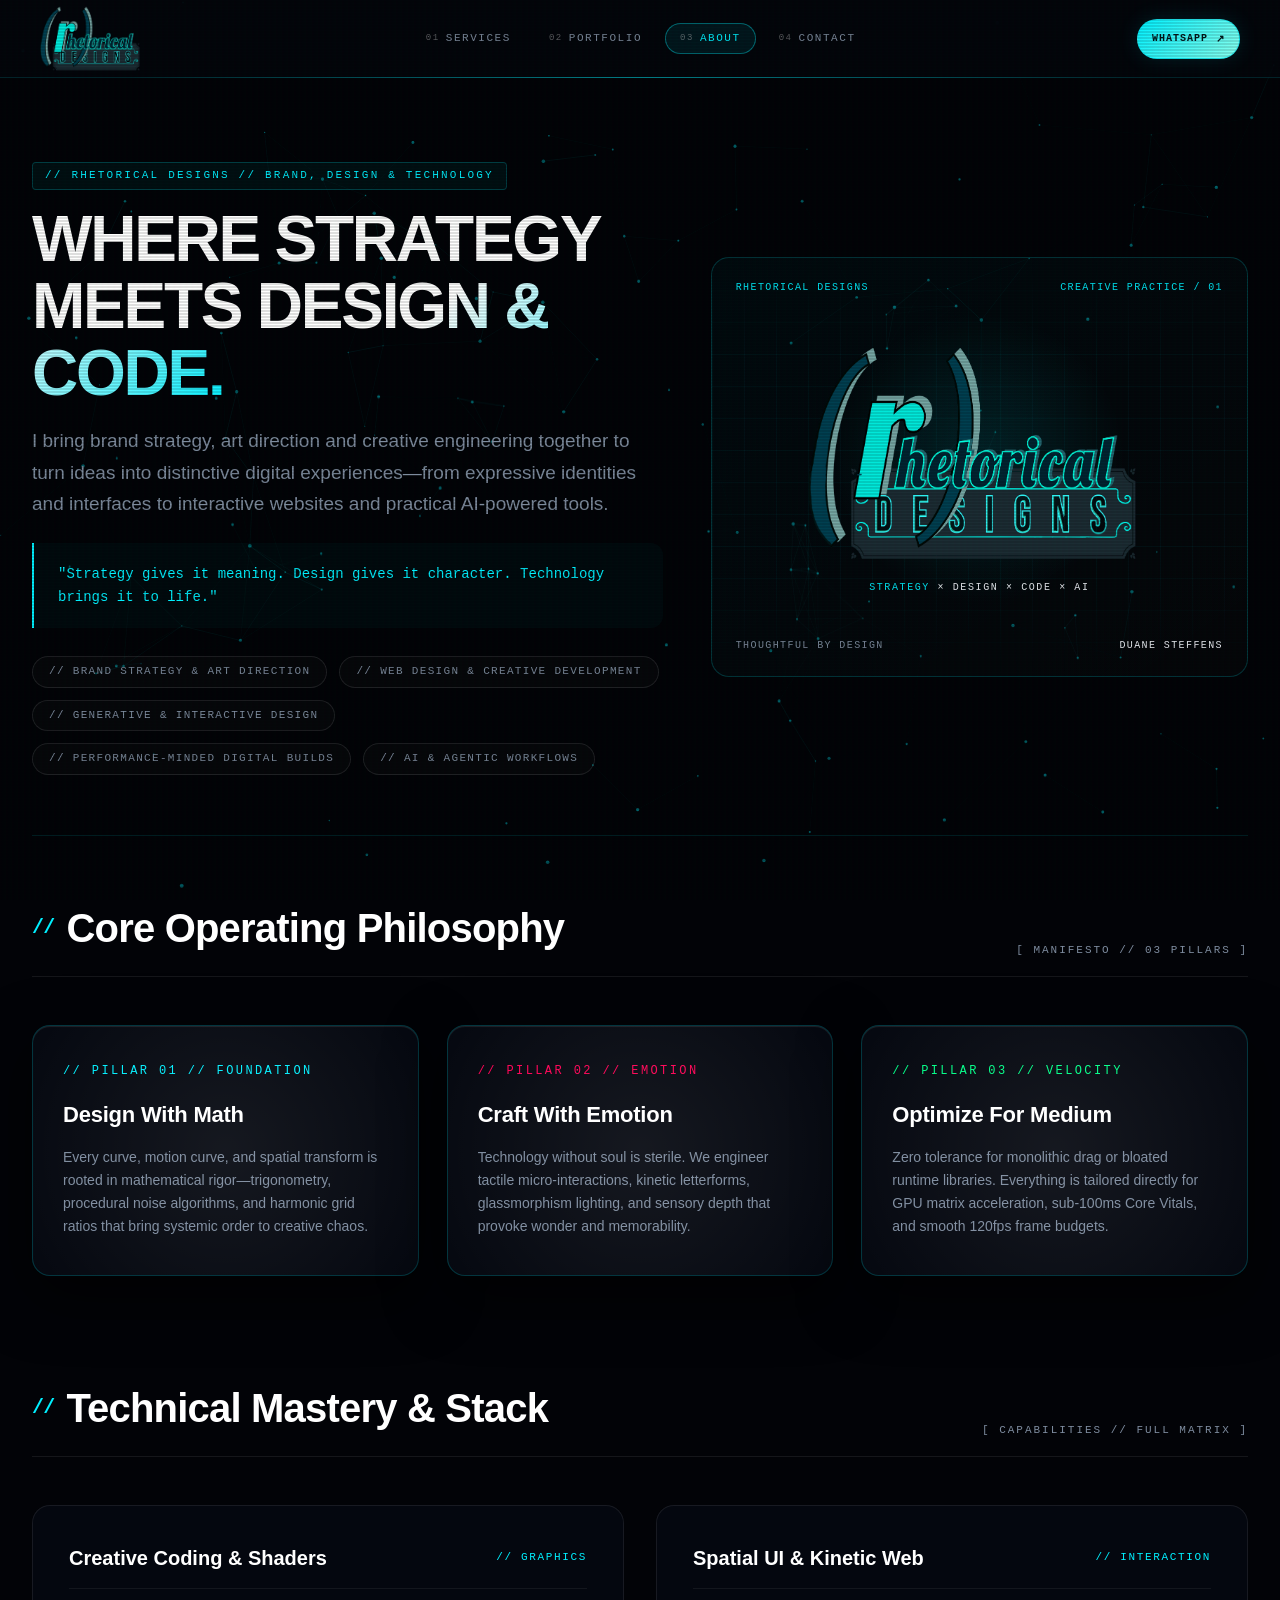
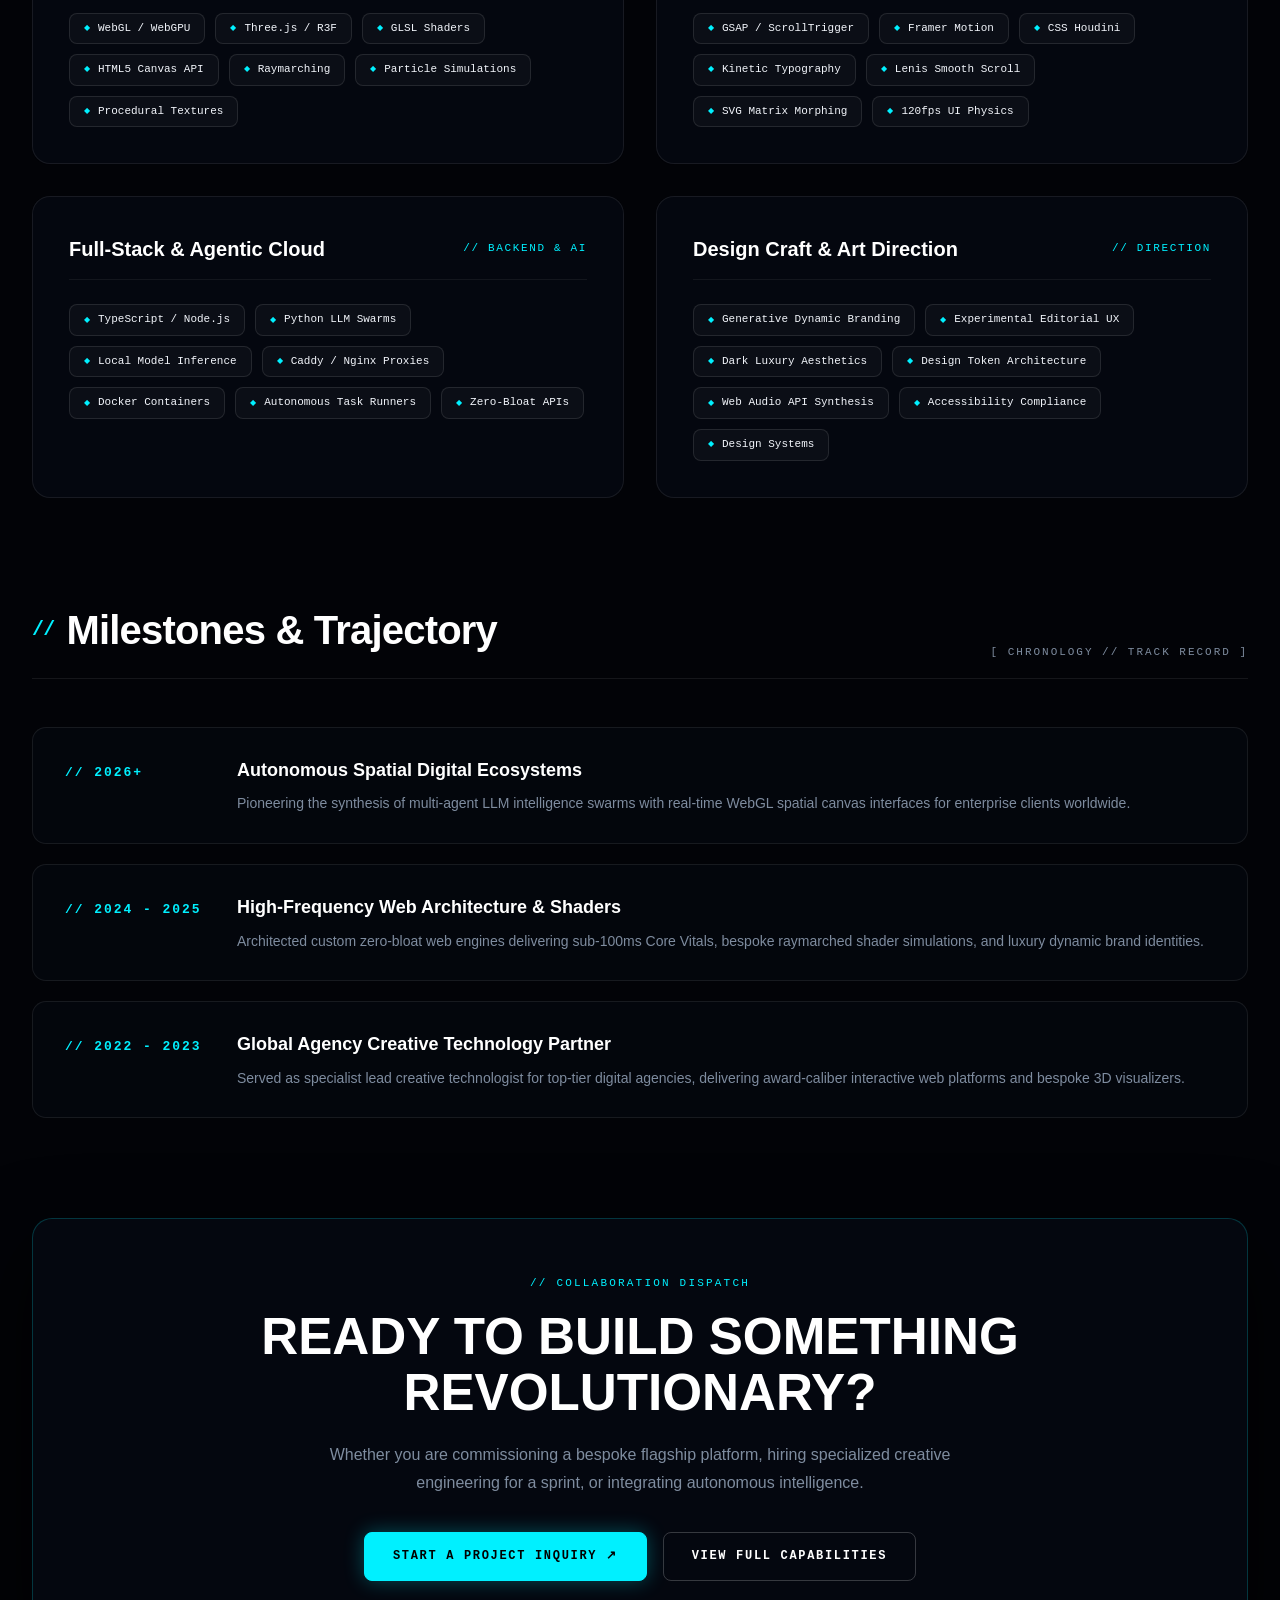
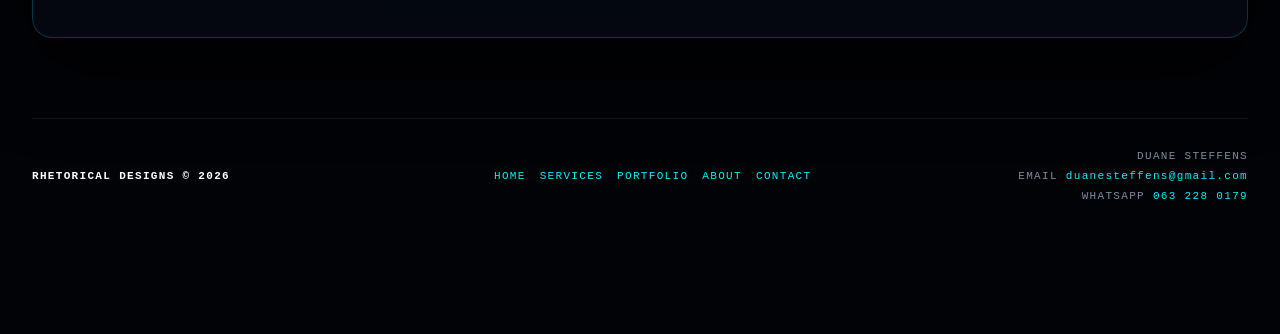
<file: about.html>
<!DOCTYPE html>
<html lang="en">
<head>
  <meta charset="UTF-8">
  <meta name="viewport" content="width=device-width, initial-scale=1.0">
  <title>ABOUT // RHETORICAL DESIGNS</title>
  <style>
    :root {
      --bg-dark: #020307;
      --bg-surface: #070b14;
      --card-bg: rgba(6, 9, 18, 0.78);
      --border-sheen: rgba(0, 240, 255, 0.2);
      
      --accent-cyan: #00f0ff;
      --accent-amber: #ffb703;
      --accent-magenta: #ff0055;
      --accent-green: #00ff88;
      --accent-gold: #e5c07b;
      --accent-teal: #00e5c9;
      --accent-orange: #ff7700;
      
      --text-main: #f3f6fc;
      --text-muted: #7e8c9f;
      --text-dim: #445065;
      
      --font-mono: "SFMono-Regular", Consolas, "Liberation Mono", Menlo, monospace;
      --font-sans: -apple-system, BlinkMacSystemFont, "Segoe UI", Roboto, sans-serif;
    }

    * {
      box-sizing: border-box;
      margin: 0;
      padding: 0;
      cursor: none;
    }

    html {
      scroll-behavior: smooth;
    }

    body {
      background-color: var(--bg-dark);
      color: var(--text-main);
      font-family: var(--font-sans);
      line-height: 1.6;
      overflow-x: hidden;
      position: relative;
    }

    /* Ambient CRT Scanline Overlay */
    .scanlines {
      position: fixed;
      inset: 0;
      background: linear-gradient(rgba(18, 16, 16, 0) 50%, rgba(0, 0, 0, 0.25) 50%), linear-gradient(90deg, rgba(255, 0, 0, 0.02), rgba(0, 255, 0, 0.01), rgba(0, 255, 0, 0.02));
      background-size: 100% 3px, 6px 100%;
      pointer-events: none;
      z-index: 999;
      opacity: 0.5;
    }

    /* Background Ambient Canvas Grid */
    #ambient-canvas {
      position: fixed;
      inset: 0;
      width: 100%;
      height: 100%;
      z-index: 0;
      pointer-events: none;
    }

    /* Interactive Luxury HUD Cursor */
    #cursor-reticle {
      position: fixed;
      top: 0;
      left: 0;
      width: 36px;
      height: 36px;
      border: 1px solid var(--accent-cyan);
      border-radius: 50%;
      pointer-events: none;
      z-index: 10000;
      transform: translate(-50%, -50%);
      transition: width 0.2s, height 0.2s, border-color 0.2s, opacity 0.3s, background-color 0.2s;
      mix-blend-mode: difference;
      display: flex;
      align-items: center;
      justify-content: center;
      opacity: 0;
    }

    #cursor-reticle.active { opacity: 1; }
    #cursor-reticle.hover-link {
      width: 52px;
      height: 52px;
      border-color: var(--accent-teal);
      background-color: rgba(0, 240, 255, 0.12);
    }

    #cursor-dot {
      width: 4px;
      height: 4px;
      background: #fff;
      border-radius: 50%;
    }

    #cursor-coords {
      position: absolute;
      left: 45px;
      top: -5px;
      font-family: var(--font-mono);
      font-size: 9px;
      letter-spacing: 0.1em;
      color: var(--accent-cyan);
      white-space: nowrap;
    }

    /* ====================================================
       PERSISTENT TOP NAVIGATION BAR
       ==================================================== */
    .persistent-navbar {
      position: fixed;
      top: 0;
      left: 0;
      width: 100%;
      height: 64px;
      padding: 0 40px;
      display: flex;
      align-items: center;
      justify-content: space-between;
      z-index: 950;
      background: rgba(4, 7, 14, 0.75);
      backdrop-filter: blur(20px);
      -webkit-backdrop-filter: blur(20px);
      border-bottom: 1px solid rgba(0, 240, 255, 0.15);
    }

    .persistent-navbar::before {
      content: "";
      position: absolute;
      bottom: -1px;
      left: 10%;
      right: 10%;
      height: 1px;
      background: linear-gradient(90deg, transparent, rgba(0, 240, 255, 0.5), transparent);
    }

    .nav-left {
      display: flex;
      align-items: center;
      gap: 16px;
    }

    .nav-logo {
      display: flex;
      align-items: center;
      gap: 8px;
      text-decoration: none;
      color: #fff;
      font-family: var(--font-mono);
      font-size: 13px;
      font-weight: 800;
      letter-spacing: 0.15em;
    }

    .nav-logo-icon {
      color: var(--accent-cyan);
      font-size: 15px;
    }

    .nav-status-badge {
      font-family: var(--font-mono);
      font-size: 10px;
      color: var(--accent-green);
      letter-spacing: 0.12em;
      padding: 3px 8px;
      background: rgba(0, 255, 136, 0.08);
      border: 1px solid rgba(0, 255, 136, 0.25);
      border-radius: 4px;
    }

    .nav-center {
      display: flex;
      align-items: center;
      gap: 8px;
    }

    .nav-link {
      text-decoration: none;
      font-family: var(--font-mono);
      font-size: 11px;
      letter-spacing: 0.14em;
      color: var(--text-muted);
      padding: 6px 14px;
      border-radius: 20px;
      border: 1px solid transparent;
      transition: all 0.25s ease;
      display: flex;
      align-items: center;
      gap: 6px;
    }

    .nav-link span {
      font-size: 9px;
      color: rgba(255, 255, 255, 0.35);
    }

    .nav-link:hover {
      color: #fff;
      border-color: rgba(0, 240, 255, 0.3);
      background: rgba(0, 240, 255, 0.06);
      box-shadow: 0 0 15px rgba(0, 240, 255, 0.15);
    }

    .nav-link.active {
      color: var(--accent-cyan);
      border-color: rgba(0, 240, 255, 0.4);
      background: rgba(0, 240, 255, 0.08);
    }

    .nav-link-teal {
      color: var(--accent-teal);
      border-color: rgba(0, 229, 201, 0.25);
      background: rgba(0, 229, 201, 0.05);
    }

    .nav-link-teal:hover {
      color: #fff;
      border-color: var(--accent-teal);
      background: rgba(0, 229, 201, 0.15);
      box-shadow: 0 0 15px rgba(0, 229, 201, 0.3);
    }

    .nav-right {
      display: flex;
      align-items: center;
      gap: 16px;
    }

    /* Page Container */
    .page-container {
      position: relative;
      z-index: 1;
      max-width: 1280px;
      margin: 0 auto;
      padding: 130px 32px 100px 32px;
    }

    /* ====================================================
       HERO / PROFILE MANIFESTO
       ==================================================== */
    .about-hero {
      padding: 30px 0 60px 0;
      border-bottom: 1px solid rgba(0, 240, 255, 0.12);
      margin-bottom: 60px;
      position: relative;
      display: grid;
      grid-template-columns: minmax(0, 1.08fr) minmax(320px, 0.92fr);
      gap: 48px;
      align-items: center;
    }

    .hero-copy {
      min-width: 0;
    }

    .hero-visual {
      min-height: 420px;
      padding: 22px 24px;
      border: 1px solid rgba(0, 240, 255, 0.2);
      border-radius: 18px;
      background:
        radial-gradient(circle at 50% 48%, rgba(0, 240, 255, 0.12), transparent 42%),
        linear-gradient(145deg, rgba(0, 240, 255, 0.035), rgba(255, 255, 255, 0.015));
      display: flex;
      flex-direction: column;
      justify-content: space-between;
      position: relative;
      overflow: hidden;
    }

    .hero-visual::before {
      content: "";
      position: absolute;
      inset: 0;
      background-image:
        linear-gradient(rgba(0, 240, 255, 0.04) 1px, transparent 1px),
        linear-gradient(90deg, rgba(0, 240, 255, 0.04) 1px, transparent 1px);
      background-size: 32px 32px;
      mask-image: linear-gradient(to bottom, transparent, #000 25%, #000 75%, transparent);
      pointer-events: none;
    }

    .hero-visual-top,
    .hero-visual-bottom {
      display: flex;
      justify-content: space-between;
      gap: 16px;
      position: relative;
      z-index: 1;
      font-family: var(--font-mono);
      font-size: 10px;
      letter-spacing: 0.14em;
      color: var(--text-muted);
    }

    .hero-visual-top { color: var(--accent-cyan); }

    .hero-visual-art {
      min-height: 270px;
      display: flex;
      flex-direction: column;
      align-items: center;
      justify-content: center;
      gap: 12px;
      position: relative;
      z-index: 1;
    }

    .hero-logo {
      display: block;
      width: min(100%, 420px);
      height: 230px;
      object-fit: contain;
    }

    .hero-visual-caption {
      text-align: center;
      font-family: var(--font-mono);
      font-size: 10px;
      letter-spacing: 0.16em;
      color: var(--text-main);
    }

    .hero-visual-caption span { color: var(--accent-cyan); }

    .hero-visual-bottom span:last-child {
      color: var(--text-main);
      text-align: right;
    }

    .hero-eyebrow {
      display: inline-flex;
      align-items: center;
      gap: 8px;
      font-family: var(--font-mono);
      font-size: 11px;
      letter-spacing: 0.2em;
      color: var(--accent-cyan);
      text-transform: uppercase;
      margin-bottom: 16px;
      padding: 4px 12px;
      background: rgba(0, 240, 255, 0.05);
      border: 1px solid rgba(0, 240, 255, 0.2);
      border-radius: 4px;
    }

    .hero-title {
      font-size: clamp(34px, 5vw, 68px);
      font-weight: 900;
      line-height: 1.05;
      letter-spacing: -0.035em;
      margin-bottom: 18px;
      color: #ffffff;
      text-transform: uppercase;
    }

    .hero-title span {
      background: linear-gradient(135deg, #ffffff 40%, var(--accent-cyan) 100%);
      -webkit-background-clip: text;
      -webkit-text-fill-color: transparent;
    }

    .manifesto-lead {
      font-size: clamp(15px, 1.6vw, 19px);
      line-height: 1.65;
      color: var(--text-muted);
      max-width: 820px;
      margin-bottom: 24px;
      font-weight: 500;
    }

    .manifesto-quote {
      padding: 20px 24px;
      border-left: 2px solid var(--accent-cyan);
      background: rgba(0, 240, 255, 0.03);
      border-radius: 0 12px 12px 0;
      font-family: var(--font-mono);
      font-size: 14px;
      color: var(--accent-cyan);
      margin-bottom: 28px;
      max-width: 780px;
    }

    .archetype-tags {
      display: flex;
      flex-wrap: wrap;
      gap: 12px;
    }

    .archetype-pill {
      font-family: var(--font-mono);
      font-size: 11px;
      letter-spacing: 0.12em;
      color: var(--text-muted);
      padding: 6px 16px;
      border-radius: 20px;
      border: 1px solid rgba(255, 255, 255, 0.1);
      background: rgba(255, 255, 255, 0.02);
    }

    /* Section Header */
    .section-header {
      display: flex;
      justify-content: space-between;
      align-items: flex-end;
      margin-bottom: 48px;
      padding-bottom: 16px;
      border-bottom: 1px solid rgba(255, 255, 255, 0.08);
    }

    .section-title {
      font-size: clamp(26px, 3.5vw, 40px);
      font-weight: 800;
      letter-spacing: -0.02em;
      color: #ffffff;
      display: flex;
      align-items: center;
      gap: 12px;
    }

    .section-title::before {
      content: "//";
      color: var(--accent-cyan);
      font-family: var(--font-mono);
      font-size: 20px;
    }

    .section-tag {
      font-family: var(--font-mono);
      font-size: 11px;
      color: var(--text-muted);
      letter-spacing: 0.18em;
    }

    /* ====================================================
       THREE PILLARS OF PRACTICE (3-COLUMN GRID)
       ==================================================== */
    .philosophy-grid {
      display: grid;
      grid-template-columns: repeat(3, 1fr);
      gap: 28px;
      margin-bottom: 100px;
    }

    .philosophy-card {
      background: var(--card-bg);
      border: 1px solid var(--border-sheen);
      border-radius: 18px;
      padding: 36px 30px;
      backdrop-filter: blur(24px);
      box-shadow: 0 20px 60px rgba(0, 0, 0, 0.7), inset 0 1px 1px rgba(255, 255, 255, 0.1);
      position: relative;
      overflow: hidden;
      display: flex;
      flex-direction: column;
      justify-content: space-between;
      transition: transform 0.25s cubic-bezier(0.16, 1, 0.3, 1), border-color 0.3s;
    }

    .specular-sheen {
      position: absolute;
      inset: 0;
      pointer-events: none;
      background: radial-gradient(circle 350px at var(--mouse-x, 50%) var(--mouse-y, 50%), rgba(255, 255, 255, 0.08), transparent 70%);
      opacity: 0.9;
    }

    .philosophy-card::before {
      content: "";
      position: absolute;
      top: -1px; left: 30px; right: 30px; height: 1px;
      background: linear-gradient(90deg, transparent, var(--accent-cyan), transparent);
    }

    .pillar-num {
      font-family: var(--font-mono);
      font-size: 12px;
      letter-spacing: 0.2em;
      color: var(--accent-cyan);
      margin-bottom: 16px;
      display: block;
    }

    .pillar-title {
      font-size: 22px;
      font-weight: 800;
      color: #fff;
      margin-bottom: 14px;
      letter-spacing: -0.01em;
    }

    .pillar-desc {
      font-size: 14px;
      line-height: 1.65;
      color: var(--text-muted);
    }

    /* ====================================================
       TECHNICAL RADAR & STACK MATRIX
       ==================================================== */
    .stack-grid {
      display: grid;
      grid-template-columns: repeat(2, 1fr);
      gap: 32px;
      margin-bottom: 100px;
    }

    .stack-card {
      background: var(--card-bg);
      border: 1px solid rgba(255, 255, 255, 0.08);
      border-radius: 18px;
      padding: 36px;
      backdrop-filter: blur(20px);
    }

    .stack-header {
      display: flex;
      justify-content: space-between;
      align-items: center;
      margin-bottom: 24px;
      padding-bottom: 14px;
      border-bottom: 1px solid rgba(255, 255, 255, 0.06);
    }

    .stack-category {
      font-size: 20px;
      font-weight: 800;
      color: #fff;
    }

    .stack-tag {
      font-family: var(--font-mono);
      font-size: 11px;
      color: var(--accent-cyan);
      letter-spacing: 0.15em;
    }

    .tech-chips {
      display: flex;
      flex-wrap: wrap;
      gap: 10px;
    }

    .tech-chip {
      font-family: var(--font-mono);
      font-size: 11px;
      color: var(--text-main);
      padding: 6px 14px;
      background: rgba(255, 255, 255, 0.03);
      border: 1px solid rgba(255, 255, 255, 0.1);
      border-radius: 8px;
      display: flex;
      align-items: center;
      gap: 8px;
      transition: all 0.25s;
    }

    .tech-chip:hover {
      border-color: var(--accent-cyan);
      background: rgba(0, 240, 255, 0.08);
      color: #fff;
      transform: translateY(-2px);
    }

    .tech-chip::before {
      content: "◆";
      color: var(--accent-cyan);
      font-size: 8px;
    }

    /* ====================================================
       EDITORIAL TIMELINE & MILESTONES
       ==================================================== */
    .timeline-wrapper {
      margin-bottom: 100px;
    }

    .timeline-list {
      display: flex;
      flex-direction: column;
      gap: 20px;
    }

    .timeline-item {
      background: rgba(6, 9, 18, 0.6);
      border: 1px solid rgba(255, 255, 255, 0.08);
      border-radius: 14px;
      padding: 28px 32px;
      display: grid;
      grid-template-columns: 140px 1fr;
      gap: 32px;
      align-items: baseline;
      transition: all 0.3s;
    }

    .timeline-item:hover {
      border-color: var(--accent-cyan);
      background: rgba(6, 9, 18, 0.85);
      transform: translateX(6px);
    }

    .timeline-year {
      font-family: var(--font-mono);
      font-size: 13px;
      font-weight: 800;
      color: var(--accent-cyan);
      letter-spacing: 0.15em;
    }

    .timeline-content h4 {
      font-size: 18px;
      font-weight: 800;
      color: #fff;
      margin-bottom: 8px;
    }

    .timeline-content p {
      font-size: 14px;
      color: var(--text-muted);
      line-height: 1.6;
    }

    /* ====================================================
       CTA DECK / DISPATCH INQUIRY
       ==================================================== */
    .about-cta-card {
      background: var(--card-bg);
      border: 1px solid var(--border-sheen);
      border-radius: 20px;
      padding: 56px 48px;
      text-align: center;
      position: relative;
      overflow: hidden;
      box-shadow: 0 30px 80px rgba(0, 0, 0, 0.85);
      margin-bottom: 80px;
    }

    .about-cta-title {
      font-size: clamp(30px, 4vw, 54px);
      font-weight: 800;
      line-height: 1.1;
      margin-bottom: 20px;
      color: #fff;
    }

    .about-cta-card::before {
      content: "";
      position: absolute;
      top: -1px; left: 60px; right: 60px; height: 1px;
      background: linear-gradient(90deg, transparent, var(--accent-cyan), transparent);
    }

    .btn-action {
      display: inline-flex;
      align-items: center;
      justify-content: center;
      gap: 8px;
      padding: 14px 28px;
      border-radius: 8px;
      font-family: var(--font-mono);
      font-size: 12px;
      letter-spacing: 0.14em;
      font-weight: 700;
      text-decoration: none;
      text-transform: uppercase;
      transition: all 0.25s ease;
      cursor: pointer !important;
    }

    .btn-action-primary {
      background: var(--accent-cyan);
      color: #000;
      border: 1px solid var(--accent-cyan);
      box-shadow: 0 0 20px rgba(0, 240, 255, 0.3);
    }

    .btn-action-primary:hover {
      background: #fff;
      border-color: #fff;
      box-shadow: 0 0 30px rgba(0, 240, 255, 0.6);
    }

    .btn-action-outline {
      background: transparent;
      color: #fff;
      border: 1px solid rgba(255, 255, 255, 0.2);
    }

    .btn-action-outline:hover {
      border-color: var(--accent-cyan);
      background: rgba(0, 240, 255, 0.08);
      color: var(--accent-cyan);
    }

    /* Page Footer */
    .page-footer {
      border-top: 1px solid rgba(255, 255, 255, 0.08);
      padding: 28px 0;
      display: grid;
      grid-template-columns: 1.2fr 1fr 1fr;
      gap: 24px;
      align-items: center;
      font-family: var(--font-mono);
      font-size: 11px;
      color: var(--text-muted);
      letter-spacing: 0.12em;
    }

    .footer-brand { color: #fff; font-weight: 700; }
    .footer-links { display: flex; flex-wrap: wrap; gap: 14px; }
    .footer-links a, .footer-contact a { color: var(--accent-cyan); text-decoration: none; }
    .footer-links a:hover, .footer-contact a:hover { color: #fff; }
    .footer-contact { text-align: right; line-height: 1.8; }

    @media (max-width: 992px) {
      .about-hero { grid-template-columns: 1fr; gap: 32px; }
      .hero-visual { min-height: 360px; }
      .philosophy-grid { grid-template-columns: 1fr; }
      .stack-grid { grid-template-columns: 1fr; }
      .timeline-item { grid-template-columns: 1fr; gap: 8px; }
      .persistent-navbar { height: auto; min-height: 64px; padding: 10px 20px; flex-wrap: wrap; gap: 8px; }
      .nav-center { display: flex; order: 3; flex: 1 0 100%; justify-content: center; flex-wrap: wrap; gap: 2px; }
      .nav-link { padding: 5px 8px; }
    }

    @media (max-width: 640px) {
      .page-container { padding-right: 20px; padding-left: 20px; }
      .about-cta-card { padding: 40px 20px; }
      .about-cta-title {
        font-size: clamp(22px, 7vw, 30px);
        line-height: 1.15;
        overflow-wrap: anywhere;
      }
      .section-header {
        flex-direction: column;
        align-items: flex-start;
        gap: 8px;
        margin-bottom: 32px;
      }
      .section-title {
        display: block;
        font-size: clamp(20px, 5.3vw, 24px);
        line-height: 1.2;
      }
      .section-title::before {
        display: inline-block;
        margin-right: 8px;
        font-size: 13px;
        vertical-align: middle;
      }
      .section-tag {
        font-size: 8px;
        line-height: 1.5;
        letter-spacing: 0.12em;
      }
      .page-footer { grid-template-columns: 1fr; gap: 12px; text-align: center; }
      .footer-links {
        flex-wrap: nowrap;
        justify-content: center;
        gap: 6px;
        white-space: nowrap;
        font-size: 9px;
        letter-spacing: 0.06em;
      }
      .footer-contact { text-align: center; }
      .nav-right { display: none; }
      #cursor-reticle { display: none; }
      * { cursor: auto; }
    }
  </style>
  <link rel="stylesheet" href="hero-particles.css">
  <link rel="stylesheet" href="site-header.css">
  <script src="site-header.js" defer></script>
</head>
<body>

  <div class="scanlines"></div>
  <canvas id="ambient-canvas"></canvas>

  <!-- Interactive Precision Cursor -->
  <div id="cursor-reticle">
    <div id="cursor-dot"></div>
    <div id="cursor-coords">X:0000 Y:0000</div>
  </div>

  <!-- Persistent Aerospace Navbar -->
  <header class="persistent-navbar">
    <div class="nav-left">
      <a href="index.html" class="nav-logo interactive-link">
        <img class="nav-logo-image" src="rhetorical-designs-logo.png" alt="Rhetorical Designs">
      </a>
    </div>

    <button class="mobile-menu-toggle" type="button" data-mobile-menu-toggle aria-controls="primary-navigation" aria-expanded="false" aria-label="Open navigation menu">
      <span></span>
      <span></span>
      <span></span>
    </button>

    <nav class="nav-center" id="primary-navigation" aria-label="Main navigation">
      <a href="services.html" class="nav-link interactive-link"><span>01</span>SERVICES</a>
      <a href="portfolio.html" class="nav-link interactive-link"><span>02</span>PORTFOLIO</a>
      <a href="about.html" class="nav-link active interactive-link"><span>03</span>ABOUT</a>
      <a href="contact.html" class="nav-link interactive-link"><span>04</span>CONTACT</a>
    </nav>

    <div class="nav-right">
      <a class="whatsapp-cta interactive-link" href="https://wa.me/27632280179" aria-label="Chat with Rhetorical Designs on WhatsApp">
        <span>WHATSAPP</span>
        <span aria-hidden="true">↗</span>
      </a>
    </div>
  </header>

  <main class="page-container">

    <!-- ====================================================
         HERO / PROFILE MANIFESTO
         ==================================================== -->
    <section id="manifesto" class="about-hero hero-particle-surface">
      <canvas class="hero-particles" data-hero-particles aria-hidden="true"></canvas>
      <div class="hero-copy">
        <div class="hero-eyebrow">// RHETORICAL DESIGNS // BRAND, DESIGN & TECHNOLOGY</div>
        <h1 class="hero-title">
          WHERE STRATEGY MEETS <span>DESIGN & CODE.</span>
        </h1>

        <p class="manifesto-lead">
          I bring brand strategy, art direction and creative engineering together to turn ideas into distinctive digital experiences—from expressive identities and interfaces to interactive websites and practical AI-powered tools.
        </p>

        <div class="manifesto-quote">
          "Strategy gives it meaning. Design gives it character. Technology brings it to life."
        </div>

        <div class="archetype-tags">
          <span class="archetype-pill">// BRAND STRATEGY & ART DIRECTION</span>
          <span class="archetype-pill">// WEB DESIGN & CREATIVE DEVELOPMENT</span>
          <span class="archetype-pill">// GENERATIVE & INTERACTIVE DESIGN</span>
          <span class="archetype-pill">// PERFORMANCE-MINDED DIGITAL BUILDS</span>
          <span class="archetype-pill">// AI & AGENTIC WORKFLOWS</span>
        </div>
      </div>

      <div class="hero-visual" aria-label="Rhetorical Designs creative practice">
        <div class="hero-visual-top">
          <span>RHETORICAL DESIGNS</span>
          <span>CREATIVE PRACTICE / 01</span>
        </div>
        <div class="hero-visual-art">
          <img class="hero-logo" src="rhetorical-designs-logo.png" alt="Rhetorical Designs logo">
          <div class="hero-visual-caption"><span>STRATEGY</span> × DESIGN × CODE × AI</div>
        </div>
        <div class="hero-visual-bottom">
          <span>THOUGHTFUL BY DESIGN</span>
          <span>DUANE STEFFENS</span>
        </div>
      </div>
    </section>

    <!-- ====================================================
         THREE PILLARS OF PRACTICE
         ==================================================== -->
    <section style="margin-bottom: 100px;">
      <div class="section-header">
        <h2 class="section-title">Core Operating Philosophy</h2>
        <span class="section-tag">[ MANIFESTO // 03 PILLARS ]</span>
      </div>

      <div class="philosophy-grid">
        
        <div class="philosophy-card card-tilt">
          <div class="specular-sheen"></div>
          <div>
            <span class="pillar-num">// PILLAR 01 // FOUNDATION</span>
            <h3 class="pillar-title">Design With Math</h3>
            <p class="pillar-desc">
              Every curve, motion curve, and spatial transform is rooted in mathematical rigor—trigonometry, procedural noise algorithms, and harmonic grid ratios that bring systemic order to creative chaos.
            </p>
          </div>
        </div>

        <div class="philosophy-card card-tilt">
          <div class="specular-sheen"></div>
          <div>
            <span class="pillar-num" style="color: var(--accent-magenta);">// PILLAR 02 // EMOTION</span>
            <h3 class="pillar-title">Craft With Emotion</h3>
            <p class="pillar-desc">
              Technology without soul is sterile. We engineer tactile micro-interactions, kinetic letterforms, glassmorphism lighting, and sensory depth that provoke wonder and memorability.
            </p>
          </div>
        </div>

        <div class="philosophy-card card-tilt">
          <div class="specular-sheen"></div>
          <div>
            <span class="pillar-num" style="color: var(--accent-green);">// PILLAR 03 // VELOCITY</span>
            <h3 class="pillar-title">Optimize For Medium</h3>
            <p class="pillar-desc">
              Zero tolerance for monolithic drag or bloated runtime libraries. Everything is tailored directly for GPU matrix acceleration, sub-100ms Core Vitals, and smooth 120fps frame budgets.
            </p>
          </div>
        </div>

      </div>
    </section>

    <!-- ====================================================
         TECHNICAL MASTERY & STACK RADAR
         ==================================================== -->
    <section id="stack" style="margin-bottom: 100px;">
      <div class="section-header">
        <h2 class="section-title">Technical Mastery & Stack</h2>
        <span class="section-tag">[ CAPABILITIES // FULL MATRIX ]</span>
      </div>

      <div class="stack-grid">

        <!-- Stack Box 01 -->
        <div class="stack-card">
          <div class="stack-header">
            <h3 class="stack-category">Creative Coding & Shaders</h3>
            <span class="stack-tag">// GRAPHICS</span>
          </div>
          <div class="tech-chips">
            <span class="tech-chip">WebGL / WebGPU</span>
            <span class="tech-chip">Three.js / R3F</span>
            <span class="tech-chip">GLSL Shaders</span>
            <span class="tech-chip">HTML5 Canvas API</span>
            <span class="tech-chip">Raymarching</span>
            <span class="tech-chip">Particle Simulations</span>
            <span class="tech-chip">Procedural Textures</span>
          </div>
        </div>

        <!-- Stack Box 02 -->
        <div class="stack-card">
          <div class="stack-header">
            <h3 class="stack-category">Spatial UI & Kinetic Web</h3>
            <span class="stack-tag">// INTERACTION</span>
          </div>
          <div class="tech-chips">
            <span class="tech-chip">GSAP / ScrollTrigger</span>
            <span class="tech-chip">Framer Motion</span>
            <span class="tech-chip">CSS Houdini</span>
            <span class="tech-chip">Kinetic Typography</span>
            <span class="tech-chip">Lenis Smooth Scroll</span>
            <span class="tech-chip">SVG Matrix Morphing</span>
            <span class="tech-chip">120fps UI Physics</span>
          </div>
        </div>

        <!-- Stack Box 03 -->
        <div class="stack-card">
          <div class="stack-header">
            <h3 class="stack-category">Full-Stack & Agentic Cloud</h3>
            <span class="stack-tag">// BACKEND & AI</span>
          </div>
          <div class="tech-chips">
            <span class="tech-chip">TypeScript / Node.js</span>
            <span class="tech-chip">Python LLM Swarms</span>
            <span class="tech-chip">Local Model Inference</span>
            <span class="tech-chip">Caddy / Nginx Proxies</span>
            <span class="tech-chip">Docker Containers</span>
            <span class="tech-chip">Autonomous Task Runners</span>
            <span class="tech-chip">Zero-Bloat APIs</span>
          </div>
        </div>

        <!-- Stack Box 04 -->
        <div class="stack-card">
          <div class="stack-header">
            <h3 class="stack-category">Design Craft & Art Direction</h3>
            <span class="stack-tag">// DIRECTION</span>
          </div>
          <div class="tech-chips">
            <span class="tech-chip">Generative Dynamic Branding</span>
            <span class="tech-chip">Experimental Editorial UX</span>
            <span class="tech-chip">Dark Luxury Aesthetics</span>
            <span class="tech-chip">Design Token Architecture</span>
            <span class="tech-chip">Web Audio API Synthesis</span>
            <span class="tech-chip">Accessibility Compliance</span>
            <span class="tech-chip">Design Systems</span>
          </div>
        </div>

      </div>
    </section>

    <!-- ====================================================
         TIMELINE & MILESTONES
         ==================================================== -->
    <section id="milestones" class="timeline-wrapper">
      <div class="section-header">
        <h2 class="section-title">Milestones & Trajectory</h2>
        <span class="section-tag">[ CHRONOLOGY // TRACK RECORD ]</span>
      </div>

      <div class="timeline-list">
        
        <div class="timeline-item">
          <div class="timeline-year">// 2026+</div>
          <div class="timeline-content">
            <h4>Autonomous Spatial Digital Ecosystems</h4>
            <p>Pioneering the synthesis of multi-agent LLM intelligence swarms with real-time WebGL spatial canvas interfaces for enterprise clients worldwide.</p>
          </div>
        </div>

        <div class="timeline-item">
          <div class="timeline-year">// 2024 - 2025</div>
          <div class="timeline-content">
            <h4>High-Frequency Web Architecture & Shaders</h4>
            <p>Architected custom zero-bloat web engines delivering sub-100ms Core Vitals, bespoke raymarched shader simulations, and luxury dynamic brand identities.</p>
          </div>
        </div>

        <div class="timeline-item">
          <div class="timeline-year">// 2022 - 2023</div>
          <div class="timeline-content">
            <h4>Global Agency Creative Technology Partner</h4>
            <p>Served as specialist lead creative technologist for top-tier digital agencies, delivering award-caliber interactive web platforms and bespoke 3D visualizers.</p>
          </div>
        </div>

      </div>
    </section>

    <!-- ====================================================
         CALL TO ACTION / INITIATE DISPATCH
         ==================================================== -->
    <section class="about-cta-card">
      <span style="font-family: var(--font-mono); font-size: 11px; color: var(--accent-cyan); letter-spacing: 0.2em; display: block; margin-bottom: 16px;">// COLLABORATION DISPATCH</span>
      <h2 class="about-cta-title">
        READY TO BUILD SOMETHING REVOLUTIONARY?
      </h2>
      <p style="color: var(--text-muted); font-size: 16px; max-width: 640px; margin: 0 auto 36px auto; line-height: 1.7;">
        Whether you are commissioning a bespoke flagship platform, hiring specialized creative engineering for a sprint, or integrating autonomous intelligence.
      </p>

      <div style="display: flex; gap: 16px; justify-content: center; flex-wrap: wrap;">
        <a href="contact.html#client-contact" class="btn-action btn-action-primary interactive-link">START A PROJECT INQUIRY ↗</a>
        <a href="services.html" class="btn-action btn-action-outline interactive-link">VIEW FULL CAPABILITIES</a>
      </div>
    </section>

    <!-- Page Footer -->
    <footer class="page-footer">
      <div class="footer-brand">RHETORICAL DESIGNS © 2026</div>
      <nav class="footer-links" aria-label="Footer navigation">
        <a href="index.html">HOME</a>
        <a href="services.html">SERVICES</a>
        <a href="portfolio.html">PORTFOLIO</a>
        <a href="about.html">ABOUT</a>
        <a href="contact.html">CONTACT</a>
      </nav>
      <div class="footer-contact">DUANE STEFFENS<br>EMAIL <a href="mailto:duanesteffens@gmail.com">duanesteffens@gmail.com</a><br>WHATSAPP <a href="https://wa.me/27632280179">063 228 0179</a></div>
    </footer>

  </main>

  <script>
    /* ==========================================================================
       1. AMBIENT CONNECTED CONSTELLATION CANVAS
       ========================================================================== */
    const canvas = document.getElementById('ambient-canvas');
    const ctx = canvas.getContext('2d');

    let width, height;
    function resize() {
      width = canvas.width = window.innerWidth;
      height = canvas.height = window.innerHeight;
    }
    window.addEventListener('resize', resize);
    resize();

    const particles = Array.from({ length: 65 }, () => ({
      x: Math.random() * window.innerWidth,
      y: Math.random() * window.innerHeight,
      vx: (Math.random() - 0.5) * 0.4,
      vy: (Math.random() - 0.5) * 0.4,
      size: Math.random() * 1.5 + 0.5
    }));

    function renderCanvas() {
      ctx.clearRect(0, 0, width, height);

      for (let i = 0; i < particles.length; i++) {
        const p = particles[i];
        p.x += p.vx;
        p.y += p.vy;

        if (p.x < 0) p.x = width;
        if (p.x > width) p.x = 0;
        if (p.y < 0) p.y = height;
        if (p.y > height) p.y = 0;

        ctx.fillStyle = 'rgba(0, 240, 255, 0.35)';
        ctx.beginPath();
        ctx.arc(p.x, p.y, p.size, 0, Math.PI * 2);
        ctx.fill();

        for (let j = i + 1; j < particles.length; j++) {
          const p2 = particles[j];
          const dist = Math.hypot(p.x - p2.x, p.y - p2.y);
          if (dist < 140) {
            ctx.strokeStyle = `rgba(0, 240, 255, ${0.15 * (1 - dist / 140)})`;
            ctx.lineWidth = 0.6;
            ctx.beginPath();
            ctx.moveTo(p.x, p.y);
            ctx.lineTo(p2.x, p2.y);
            ctx.stroke();
          }
        }
      }
      requestAnimationFrame(renderCanvas);
    }
    renderCanvas();

    /* ==========================================================================
       2. 3D GYROSCOPIC TILT & SPECULAR SHEEN
       ========================================================================== */
    const tiltCards = document.querySelectorAll('.card-tilt');
    const reticle = document.getElementById('cursor-reticle');
    const coords = document.getElementById('cursor-coords');
    let mouseX = window.innerWidth / 2;
    let mouseY = window.innerHeight / 2;

    window.addEventListener('mousemove', (e) => {
      mouseX = e.clientX;
      mouseY = e.clientY;

      reticle.classList.add('active');
      reticle.style.transform = `translate(${mouseX}px, ${mouseY}px) translate(-50%, -50%)`;
      coords.innerText = `X:${Math.round(mouseX).toString().padStart(4, '0')} Y:${Math.round(mouseY).toString().padStart(4, '0')}`;

      tiltCards.forEach(card => {
        const rect = card.getBoundingClientRect();
        if (rect.top < window.innerHeight && rect.bottom > 0) {
          const cardX = mouseX - rect.left;
          const cardY = mouseY - rect.top;
          const pctX = (cardX / rect.width) * 100;
          const pctY = (cardY / rect.height) * 100;

          card.style.setProperty('--mouse-x', `${pctX}%`);
          card.style.setProperty('--mouse-y', `${pctY}%`);

          const rotX = ((cardY / rect.height) - 0.5) * -10;
          const rotY = ((cardX / rect.width) - 0.5) * 10;
          card.style.transform = `perspective(1000px) rotateX(${rotX}deg) rotateY(${rotY}deg) scale3d(1.01, 1.01, 1.01)`;
        } else {
          card.style.transform = 'perspective(1000px) rotateX(0deg) rotateY(0deg) scale3d(1, 1, 1)';
        }
      });
    });

    document.querySelectorAll('.interactive-link, .philosophy-card, .stack-card, .timeline-item, .tech-chip').forEach(item => {
      item.addEventListener('mouseenter', () => {
        reticle.classList.add('hover-link');
      });
      item.addEventListener('mouseleave', () => {
        reticle.classList.remove('hover-link');
      });
    });
  </script>
  <script src="hero-particles.js"></script>
</body>
</html>
</file>
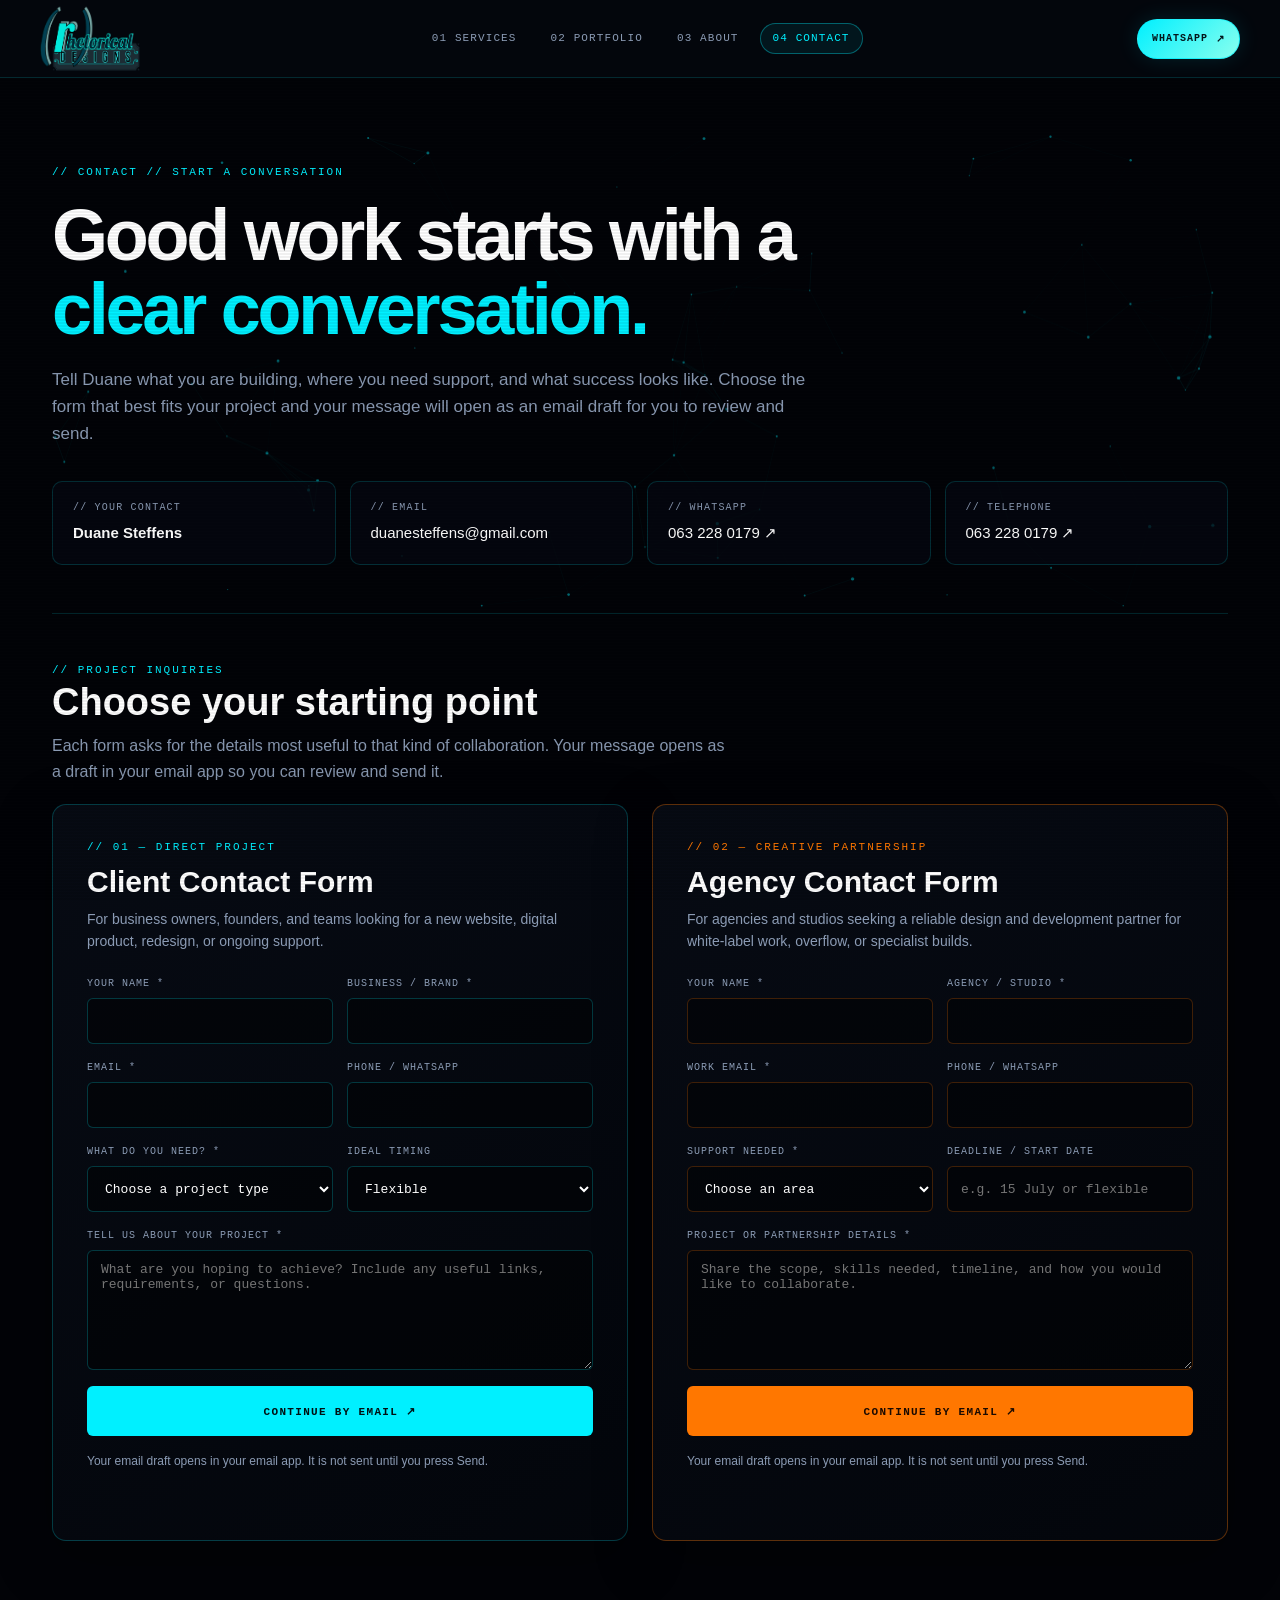
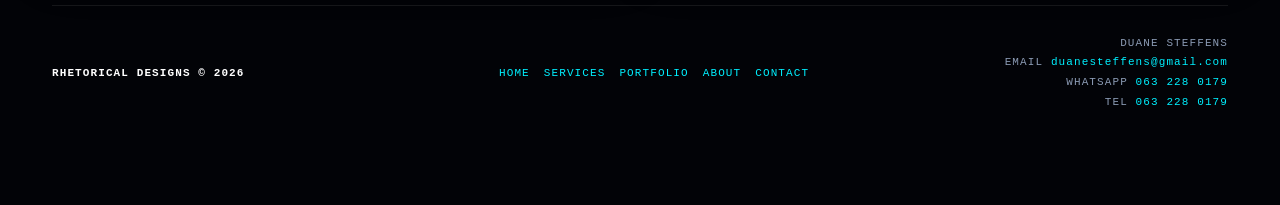
<file: contact.html>
<!DOCTYPE html>
<html lang="en">
<head>
  <meta charset="UTF-8">
  <meta name="viewport" content="width=device-width, initial-scale=1.0">
  <meta name="description" content="Contact Rhetorical Designs about your next website, digital product, or creative technology partnership.">
  <title>CONTACT // RHETORICAL DESIGNS</title>
  <style>
    :root {
      --bg-dark: #020307;
      --bg-surface: #070b14;
      --card-bg: rgba(6, 9, 18, 0.88);
      --accent-cyan: #00f0ff;
      --accent-teal: #00e5c9;
      --accent-orange: #ff7700;
      --text-main: #f3f6fc;
      --text-muted: #8b9bb4;
      --font-mono: "SFMono-Regular", Consolas, "Liberation Mono", Menlo, monospace;
      --font-sans: -apple-system, BlinkMacSystemFont, "Segoe UI", Roboto, sans-serif;
    }

    * { box-sizing: border-box; margin: 0; padding: 0; }
    html { scroll-behavior: smooth; scroll-padding-top: 120px; }
    body {
      background: var(--bg-dark);
      color: var(--text-main);
      font-family: var(--font-sans);
      line-height: 1.6;
      overflow-x: hidden;
    }

    .scanlines {
      position: fixed;
      inset: 0;
      z-index: 20;
      pointer-events: none;
      opacity: 0.3;
      background: linear-gradient(rgba(18, 16, 16, 0) 50%, rgba(0, 0, 0, 0.2) 50%);
      background-size: 100% 3px;
    }

    .persistent-navbar {
      position: fixed;
      inset: 0 0 auto;
      z-index: 30;
      min-height: 64px;
      padding: 0 40px;
      display: flex;
      align-items: center;
      justify-content: space-between;
      background: rgba(4, 7, 14, 0.88);
      backdrop-filter: blur(20px);
      border-bottom: 1px solid rgba(0, 240, 255, 0.15);
    }

    .nav-left, .nav-center { display: flex; align-items: center; }
    .nav-logo {
      display: flex;
      align-items: center;
      gap: 8px;
      color: #fff;
      text-decoration: none;
      font-family: var(--font-mono);
      font-size: 13px;
      font-weight: 800;
      letter-spacing: 0.1em;
      white-space: nowrap;
    }
    .nav-logo-icon { color: var(--accent-cyan); }
    .nav-center { gap: 8px; }
    .nav-link {
      padding: 6px 12px;
      color: var(--text-muted);
      text-decoration: none;
      font-family: var(--font-mono);
      font-size: 11px;
      letter-spacing: 0.1em;
      border: 1px solid transparent;
      border-radius: 20px;
      transition: 0.2s ease;
    }
    .nav-link:hover, .nav-link.active {
      color: var(--accent-cyan);
      border-color: rgba(0, 240, 255, 0.35);
      background: rgba(0, 240, 255, 0.07);
    }
    .nav-right a {
      color: var(--accent-teal);
      text-decoration: none;
      font-family: var(--font-mono);
      font-size: 10px;
      letter-spacing: 0.1em;
    }
    .nav-right a.whatsapp-cta {
      color: #03151a;
      text-decoration: none;
    }

    .page-container {
      position: relative;
      z-index: 1;
      max-width: 1240px;
      margin: 0 auto;
      padding: 132px 32px 64px;
    }
    .contact-hero {
      padding: 32px 0 48px;
      border-bottom: 1px solid rgba(0, 240, 255, 0.15);
    }
    .eyebrow, .form-kicker {
      color: var(--accent-cyan);
      font-family: var(--font-mono);
      font-size: 11px;
      letter-spacing: 0.18em;
      text-transform: uppercase;
    }
    .contact-hero h1 {
      max-width: 850px;
      margin-top: 16px;
      color: #fff;
      font-size: clamp(38px, 6vw, 72px);
      line-height: 1.03;
      letter-spacing: -0.045em;
    }
    .contact-hero h1 span { color: var(--accent-cyan); }
    .hero-copy {
      max-width: 760px;
      margin-top: 20px;
      color: var(--text-muted);
      font-size: 17px;
    }
    .contact-highlights {
      display: grid;
      grid-template-columns: repeat(4, minmax(0, 1fr));
      gap: 14px;
      margin-top: 34px;
    }
    .highlight {
      padding: 18px 20px;
      background: rgba(6, 9, 18, 0.7);
      border: 1px solid rgba(0, 240, 255, 0.17);
      border-radius: 10px;
    }
    .highlight-label {
      display: block;
      color: var(--text-muted);
      font-family: var(--font-mono);
      font-size: 10px;
      letter-spacing: 0.12em;
    }
    .highlight strong, .highlight a {
      display: inline-block;
      margin-top: 5px;
      color: #fff;
      font-size: 15px;
      text-decoration: none;
    }
    .highlight a:hover { color: var(--accent-cyan); }

    .forms-heading { margin: 48px 0 20px; }
    .forms-heading h2 {
      color: #fff;
      font-size: clamp(26px, 4vw, 38px);
      line-height: 1.2;
    }
    .forms-heading p { max-width: 680px; margin-top: 8px; color: var(--text-muted); }
    .contact-grid {
      display: grid;
      grid-template-columns: repeat(2, minmax(0, 1fr));
      gap: 24px;
      align-items: start;
    }
    .contact-card {
      padding: clamp(22px, 3vw, 34px);
      background: linear-gradient(145deg, rgba(7, 11, 20, 0.96), rgba(3, 6, 12, 0.94));
      border: 1px solid rgba(0, 240, 255, 0.22);
      border-radius: 14px;
      box-shadow: 0 18px 55px rgba(0, 0, 0, 0.36);
    }
    .contact-card.agency { border-color: rgba(255, 119, 0, 0.35); }
    .contact-card h3 {
      margin: 8px 0;
      color: #fff;
      font-size: clamp(23px, 3vw, 30px);
      line-height: 1.15;
    }
    .form-intro { margin-bottom: 24px; color: var(--text-muted); font-size: 14px; }
    .form-fields { display: grid; gap: 16px; }
    .field-row { display: grid; grid-template-columns: 1fr 1fr; gap: 14px; }
    .field { display: flex; flex-direction: column; gap: 6px; }
    .field label {
      color: var(--text-muted);
      font-family: var(--font-mono);
      font-size: 10px;
      letter-spacing: 0.1em;
      text-transform: uppercase;
    }
    .field input, .field select, .field textarea {
      width: 100%;
      min-height: 46px;
      padding: 11px 13px;
      color: #fff;
      background: rgba(0, 0, 0, 0.42);
      border: 1px solid rgba(0, 240, 255, 0.22);
      border-radius: 6px;
      font: 13px var(--font-mono);
    }
    .agency .field input, .agency .field select, .agency .field textarea {
      border-color: rgba(255, 119, 0, 0.24);
    }
    .field input:focus, .field select:focus, .field textarea:focus {
      outline: 2px solid rgba(0, 240, 255, 0.3);
      border-color: var(--accent-cyan);
    }
    .agency .field input:focus, .agency .field select:focus, .agency .field textarea:focus {
      outline-color: rgba(255, 119, 0, 0.3);
      border-color: var(--accent-orange);
    }
    .field textarea { min-height: 120px; resize: vertical; }
    .submit-button {
      width: 100%;
      min-height: 50px;
      padding: 12px 18px;
      color: #001013;
      background: var(--accent-cyan);
      border: 0;
      border-radius: 6px;
      font: 700 11px var(--font-mono);
      letter-spacing: 0.12em;
      cursor: pointer;
      transition: 0.2s ease;
    }
    .submit-button:hover { background: #fff; box-shadow: 0 0 24px rgba(0, 240, 255, 0.25); }
    .agency .submit-button { color: #1b0a00; background: var(--accent-orange); }
    .agency .submit-button:hover { background: #fff; box-shadow: 0 0 24px rgba(255, 119, 0, 0.25); }
    .form-note, .form-status { color: var(--text-muted); font-size: 12px; }
    .form-status { min-height: 1.5em; color: var(--accent-teal); }

    .page-footer {
      margin-top: 64px;
      padding: 28px 0;
      display: grid;
      grid-template-columns: 1.2fr 1fr 1fr;
      gap: 24px;
      align-items: center;
      border-top: 1px solid rgba(255, 255, 255, 0.08);
      color: var(--text-muted);
      font: 11px var(--font-mono);
      letter-spacing: 0.1em;
    }
    .footer-brand { color: #fff; font-weight: 700; }
    .footer-links { display: flex; flex-wrap: wrap; gap: 14px; }
    .footer-links a, .footer-contact a { color: var(--accent-cyan); text-decoration: none; }
    .footer-links a:hover, .footer-contact a:hover { color: #fff; }
    .footer-contact { text-align: right; line-height: 1.8; }

    @media (max-width: 960px) {
      .persistent-navbar { height: auto; min-height: 64px; padding: 10px 20px; flex-wrap: wrap; gap: 8px; }
      .nav-center { order: 3; flex: 1 0 100%; justify-content: center; flex-wrap: wrap; gap: 2px; }
      .nav-link { padding: 5px 8px; }
      .nav-right { margin-left: auto; }
      .contact-highlights { grid-template-columns: repeat(2, minmax(0, 1fr)); }
      .contact-grid { grid-template-columns: 1fr; }
    }
    @media (max-width: 640px) {
      .page-container { padding: 128px 18px 40px; }
      .forms-heading { margin: 36px 0 16px; }
      .forms-heading h2 {
        font-size: clamp(22px, 6vw, 26px);
        line-height: 1.2;
      }
      .forms-heading .eyebrow {
        font-size: 9px;
        letter-spacing: 0.14em;
      }
      .forms-heading p { font-size: 14px; }
      .contact-highlights { grid-template-columns: 1fr; }
      .field-row { grid-template-columns: 1fr; }
      .nav-right { display: none; }
      .page-footer { grid-template-columns: 1fr; gap: 12px; text-align: center; }
      .footer-links {
        flex-wrap: nowrap;
        justify-content: center;
        gap: 6px;
        white-space: nowrap;
        font-size: 9px;
        letter-spacing: 0.06em;
      }
      .footer-contact { text-align: center; }
    }
  </style>
  <link rel="stylesheet" href="hero-particles.css">
  <link rel="stylesheet" href="site-header.css">
  <script src="site-header.js" defer></script>
</head>
<body>
  <div class="scanlines" aria-hidden="true"></div>
  <header class="persistent-navbar">
    <div class="nav-left">
      <a href="index.html" class="nav-logo">
        <img class="nav-logo-image" src="rhetorical-designs-logo.png" alt="Rhetorical Designs">
      </a>
    </div>
    <button class="mobile-menu-toggle" type="button" data-mobile-menu-toggle aria-controls="primary-navigation" aria-expanded="false" aria-label="Open navigation menu">
      <span></span>
      <span></span>
      <span></span>
    </button>
    <nav class="nav-center" id="primary-navigation" aria-label="Main navigation">
      <a href="services.html" class="nav-link">01 SERVICES</a>
      <a href="portfolio.html" class="nav-link">02 PORTFOLIO</a>
      <a href="about.html" class="nav-link">03 ABOUT</a>
      <a href="contact.html" class="nav-link active" aria-current="page">04 CONTACT</a>
    </nav>
    <div class="nav-right">
      <a class="whatsapp-cta" href="https://wa.me/27632280179" aria-label="Chat with Rhetorical Designs on WhatsApp">
        <span>WHATSAPP</span>
        <span aria-hidden="true">↗</span>
      </a>
    </div>
  </header>

  <main class="page-container">
    <section class="contact-hero hero-particle-surface">
      <canvas class="hero-particles" data-hero-particles aria-hidden="true"></canvas>
      <div class="eyebrow">// CONTACT // START A CONVERSATION</div>
      <h1>Good work starts with a <span>clear conversation.</span></h1>
      <p class="hero-copy">Tell Duane what you are building, where you need support, and what success looks like. Choose the form that best fits your project and your message will open as an email draft for you to review and send.</p>
      <div class="contact-highlights">
        <div class="highlight">
          <span class="highlight-label">// YOUR CONTACT</span>
          <strong>Duane Steffens</strong>
        </div>
        <div class="highlight">
          <span class="highlight-label">// EMAIL</span>
          <a href="mailto:duanesteffens@gmail.com">duanesteffens@gmail.com</a>
        </div>
        <div class="highlight">
          <span class="highlight-label">// WHATSAPP</span>
          <a href="https://wa.me/27632280179">063 228 0179 ↗</a>
        </div>
        <div class="highlight">
          <span class="highlight-label">// TELEPHONE</span>
          <a href="tel:+27632280179">063 228 0179 ↗</a>
        </div>
      </div>
    </section>

    <section aria-labelledby="forms-title">
      <div class="forms-heading">
        <div class="eyebrow">// PROJECT INQUIRIES</div>
        <h2 id="forms-title">Choose your starting point</h2>
        <p>Each form asks for the details most useful to that kind of collaboration. Your message opens as a draft in your email app so you can review and send it.</p>
      </div>

      <div class="contact-grid">
        <section class="contact-card" id="client-contact" aria-labelledby="client-form-title">
          <div class="form-kicker">// 01 — DIRECT PROJECT</div>
          <h3 id="client-form-title">Client Contact Form</h3>
          <p class="form-intro">For business owners, founders, and teams looking for a new website, digital product, redesign, or ongoing support.</p>
          <form class="email-form" data-form-title="Client project inquiry">
            <div class="form-fields">
              <div class="field-row">
                <div class="field">
                  <label for="client-name">Your name *</label>
                  <input id="client-name" name="Name" autocomplete="name" required>
                </div>
                <div class="field">
                  <label for="client-business">Business / brand *</label>
                  <input id="client-business" name="Business or brand" autocomplete="organization" required>
                </div>
              </div>
              <div class="field-row">
                <div class="field">
                  <label for="client-email">Email *</label>
                  <input id="client-email" name="Email" type="email" autocomplete="email" required>
                </div>
                <div class="field">
                  <label for="client-phone">Phone / WhatsApp</label>
                  <input id="client-phone" name="Phone or WhatsApp" type="tel" autocomplete="tel">
                </div>
              </div>
              <div class="field-row">
                <div class="field">
                  <label for="client-service">What do you need? *</label>
                  <select id="client-service" name="Project type" required>
                    <option value="">Choose a project type</option>
                    <option>New website</option>
                    <option>Website redesign</option>
                    <option>E-commerce</option>
                    <option>Web application or digital product</option>
                    <option>AI or workflow automation</option>
                    <option>Ongoing support</option>
                    <option>Other</option>
                  </select>
                </div>
                <div class="field">
                  <label for="client-timing">Ideal timing</label>
                  <select id="client-timing" name="Ideal timing">
                    <option>Flexible</option>
                    <option>As soon as possible</option>
                    <option>Within a month</option>
                    <option>Within 1–3 months</option>
                    <option>More than 3 months</option>
                  </select>
                </div>
              </div>
              <div class="field">
                <label for="client-details">Tell us about your project *</label>
                <textarea id="client-details" name="Project details" required placeholder="What are you hoping to achieve? Include any useful links, requirements, or questions."></textarea>
              </div>
              <button class="submit-button" type="submit">CONTINUE BY EMAIL ↗</button>
              <p class="form-note">Your email draft opens in your email app. It is not sent until you press Send.</p>
              <p class="form-status" role="status" aria-live="polite"></p>
            </div>
          </form>
        </section>

        <section class="contact-card agency" id="agency-contact" aria-labelledby="agency-form-title">
          <div class="form-kicker" style="color: var(--accent-orange);">// 02 — CREATIVE PARTNERSHIP</div>
          <h3 id="agency-form-title">Agency Contact Form</h3>
          <p class="form-intro">For agencies and studios seeking a reliable design and development partner for white-label work, overflow, or specialist builds.</p>
          <form class="email-form" data-form-title="Agency partnership inquiry">
            <div class="form-fields">
              <div class="field-row">
                <div class="field">
                  <label for="agency-name">Your name *</label>
                  <input id="agency-name" name="Contact name" autocomplete="name" required>
                </div>
                <div class="field">
                  <label for="agency-company">Agency / studio *</label>
                  <input id="agency-company" name="Agency or studio" autocomplete="organization" required>
                </div>
              </div>
              <div class="field-row">
                <div class="field">
                  <label for="agency-email">Work email *</label>
                  <input id="agency-email" name="Work email" type="email" autocomplete="email" required>
                </div>
                <div class="field">
                  <label for="agency-phone">Phone / WhatsApp</label>
                  <input id="agency-phone" name="Phone or WhatsApp" type="tel" autocomplete="tel">
                </div>
              </div>
              <div class="field-row">
                <div class="field">
                  <label for="agency-support">Support needed *</label>
                  <select id="agency-support" name="Support needed" required>
                    <option value="">Choose an area</option>
                    <option>White-label website development</option>
                    <option>Design and creative direction</option>
                    <option>Interactive / 3D web experience</option>
                    <option>Web application or custom tooling</option>
                    <option>AI or workflow automation</option>
                    <option>Overflow or ongoing partnership</option>
                    <option>Other</option>
                  </select>
                </div>
                <div class="field">
                  <label for="agency-deadline">Deadline / start date</label>
                  <input id="agency-deadline" name="Deadline or start date" placeholder="e.g. 15 July or flexible">
                </div>
              </div>
              <div class="field">
                <label for="agency-details">Project or partnership details *</label>
                <textarea id="agency-details" name="Project or partnership details" required placeholder="Share the scope, skills needed, timeline, and how you would like to collaborate."></textarea>
              </div>
              <button class="submit-button" type="submit">CONTINUE BY EMAIL ↗</button>
              <p class="form-note">Your email draft opens in your email app. It is not sent until you press Send.</p>
              <p class="form-status" role="status" aria-live="polite"></p>
            </div>
          </form>
        </section>
      </div>
    </section>

    <footer class="page-footer">
      <div class="footer-brand">RHETORICAL DESIGNS © 2026</div>
      <nav class="footer-links" aria-label="Footer navigation">
        <a href="index.html">HOME</a>
        <a href="services.html">SERVICES</a>
        <a href="portfolio.html">PORTFOLIO</a>
        <a href="about.html">ABOUT</a>
        <a href="contact.html">CONTACT</a>
      </nav>
      <div class="footer-contact">DUANE STEFFENS<br>EMAIL <a href="mailto:duanesteffens@gmail.com">duanesteffens@gmail.com</a><br>WHATSAPP <a href="https://wa.me/27632280179">063 228 0179</a><br>TEL <a href="tel:+27632280179">063 228 0179</a></div>
    </footer>
  </main>

  <script>
    document.querySelectorAll('.email-form').forEach((form) => {
      form.addEventListener('submit', (event) => {
        event.preventDefault();
        const details = Array.from(new FormData(form).entries())
          .map(([label, value]) => `${label}: ${value}`)
          .join('\n');
        const subject = `${form.dataset.formTitle} - Rhetorical Designs`;
        const body = `${form.dataset.formTitle}\n\n${details}`;
        const status = form.querySelector('.form-status');
        status.textContent = 'Opening your email app with a draft...';
        window.location.assign(`mailto:duanesteffens@gmail.com?subject=${encodeURIComponent(subject)}&body=${encodeURIComponent(body)}`);
      });
    });
  </script>
  <script src="hero-particles.js"></script>
</body>
</html>
</file>
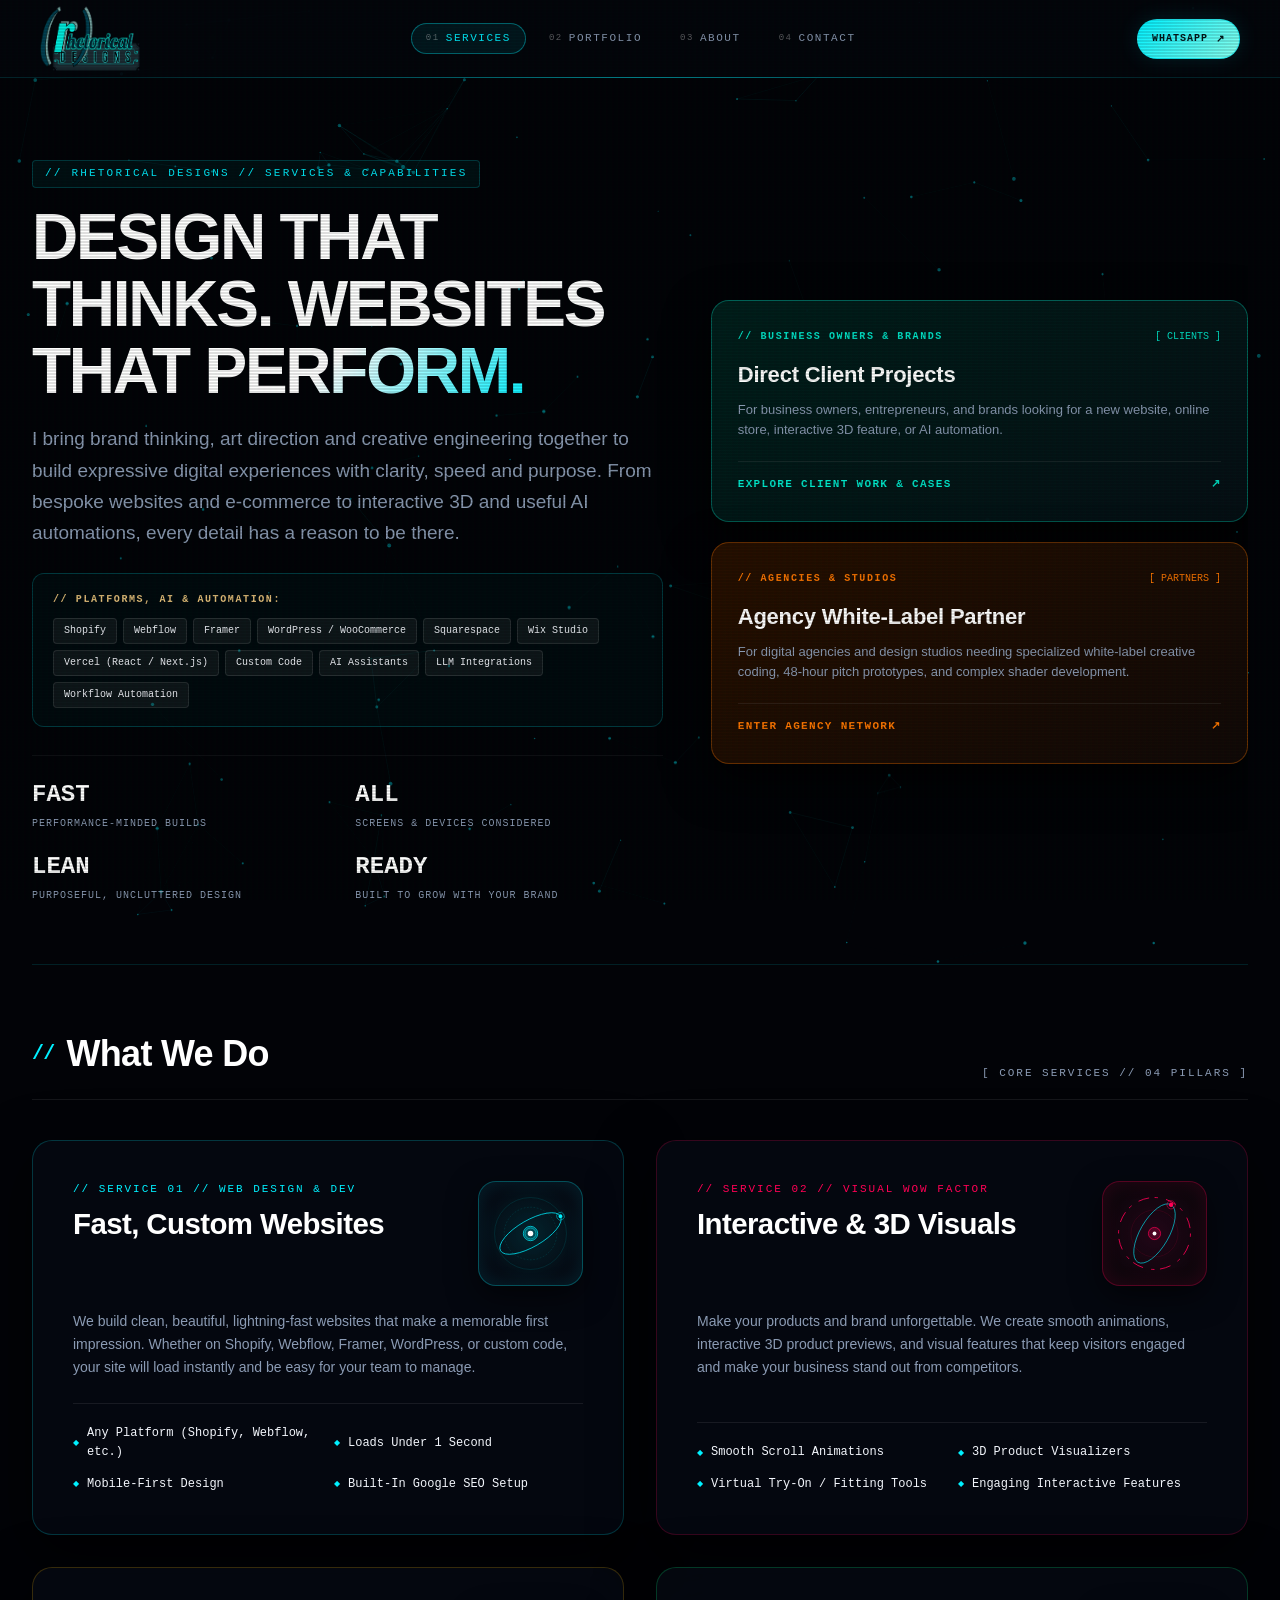
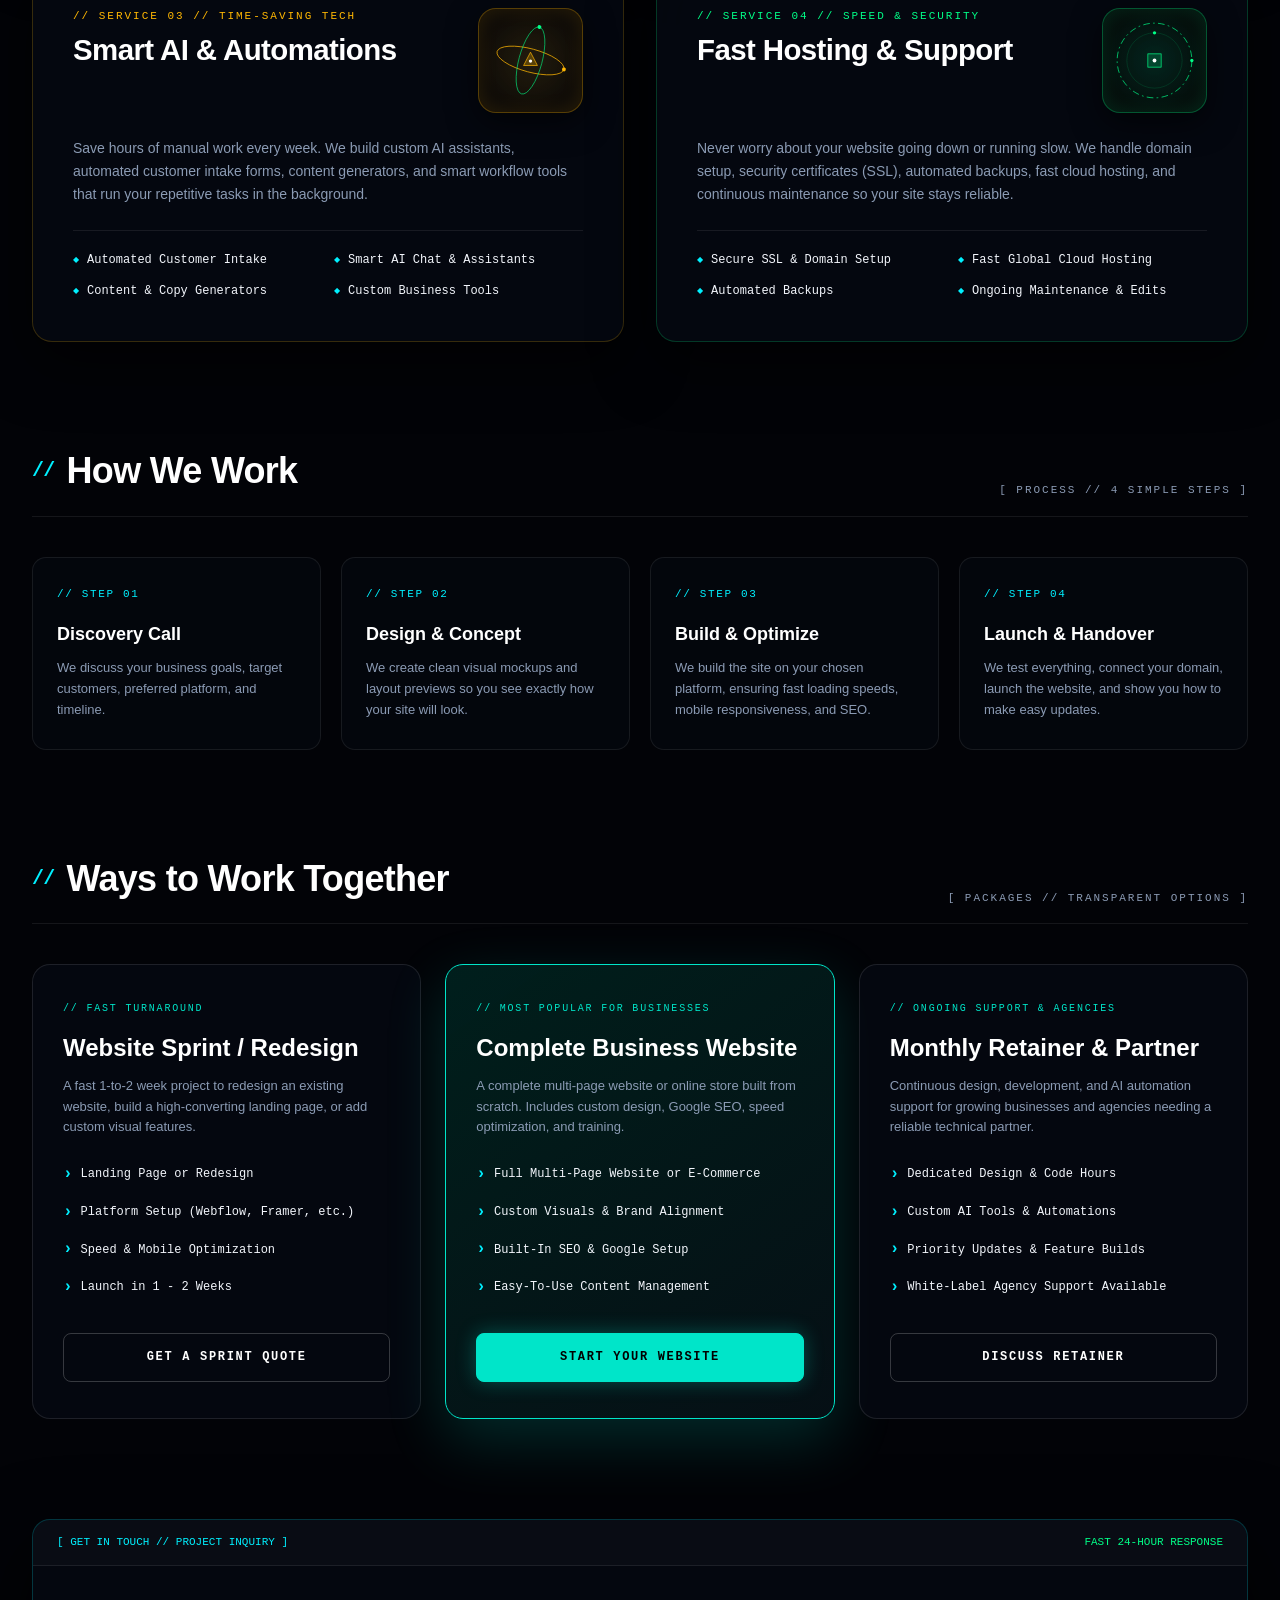
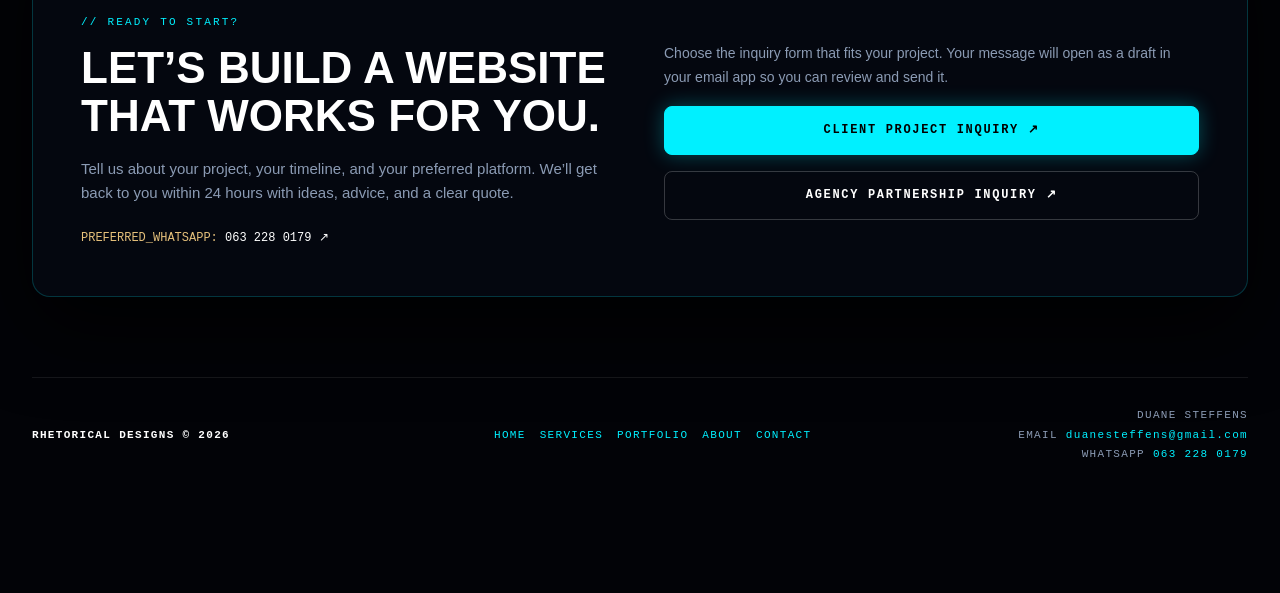
<file: services.html>
<!DOCTYPE html>
<html lang="en">
<head>
  <meta charset="UTF-8">
  <meta name="viewport" content="width=device-width, initial-scale=1.0">
  <title>SERVICES // MODERN WEB DESIGN & DIGITAL SOLUTIONS</title>
  <style>
    :root {
      --bg-dark: #020307;
      --bg-surface: #070b14;
      --card-bg: rgba(6, 9, 18, 0.78);
      --border-sheen: rgba(0, 240, 255, 0.2);
      
      --accent-cyan: #00f0ff;
      --accent-amber: #ffb703;
      --accent-magenta: #ff0055;
      --accent-green: #00ff88;
      --accent-gold: #e5c07b;
      --accent-teal: #00e5c9;
      --accent-orange: #ff7700;
      
      --text-main: #f3f6fc;
      --text-muted: #8b9bb4;
      --text-dim: #445065;
      
      --font-mono: "SFMono-Regular", Consolas, "Liberation Mono", Menlo, monospace;
      --font-sans: -apple-system, BlinkMacSystemFont, "Segoe UI", Roboto, sans-serif;
    }

    * {
      box-sizing: border-box;
      margin: 0;
      padding: 0;
      cursor: none;
    }

    html {
      scroll-behavior: smooth;
    }

    body {
      background-color: var(--bg-dark);
      color: var(--text-main);
      font-family: var(--font-sans);
      line-height: 1.6;
      overflow-x: hidden;
      position: relative;
    }

    /* Ambient CRT Scanline Overlay */
    .scanlines {
      position: fixed;
      inset: 0;
      background: linear-gradient(rgba(18, 16, 16, 0) 50%, rgba(0, 0, 0, 0.25) 50%), linear-gradient(90deg, rgba(255, 0, 0, 0.02), rgba(0, 255, 0, 0.01), rgba(0, 255, 0, 0.02));
      background-size: 100% 3px, 6px 100%;
      pointer-events: none;
      z-index: 999;
      opacity: 0.5;
    }

    /* Background Ambient Canvas Grid */
    #ambient-canvas {
      position: fixed;
      inset: 0;
      width: 100%;
      height: 100%;
      z-index: 0;
      pointer-events: none;
    }

    /* Interactive Luxury HUD Cursor */
    #cursor-reticle {
      position: fixed;
      top: 0;
      left: 0;
      width: 36px;
      height: 36px;
      border: 1px solid var(--accent-cyan);
      border-radius: 50%;
      pointer-events: none !important;
      z-index: 999999;
      transform: translate(-50%, -50%);
      transition: width 0.2s, height 0.2s, border-color 0.2s, opacity 0.3s, background-color 0.2s;
      mix-blend-mode: difference;
      display: flex;
      align-items: center;
      justify-content: center;
      opacity: 0;
    }

    #cursor-reticle.active { opacity: 1; }
    #cursor-reticle.hover-link {
      width: 52px;
      height: 52px;
      border-color: var(--accent-teal);
      background-color: rgba(0, 240, 255, 0.12);
    }

    #cursor-dot {
      width: 4px;
      height: 4px;
      background: #fff;
      border-radius: 50%;
    }

    #cursor-coords {
      position: absolute;
      left: 45px;
      top: -5px;
      font-family: var(--font-mono);
      font-size: 9px;
      letter-spacing: 0.1em;
      color: var(--accent-cyan);
      white-space: nowrap;
    }

    /* ====================================================
       PERSISTENT TOP NAVIGATION BAR
       ==================================================== */
    .persistent-navbar {
      position: fixed;
      top: 0;
      left: 0;
      width: 100%;
      height: 64px;
      padding: 0 40px;
      display: flex;
      align-items: center;
      justify-content: space-between;
      z-index: 950;
      background: rgba(4, 7, 14, 0.75);
      backdrop-filter: blur(20px);
      -webkit-backdrop-filter: blur(20px);
      border-bottom: 1px solid rgba(0, 240, 255, 0.15);
    }

    .persistent-navbar::before {
      content: "";
      position: absolute;
      bottom: -1px;
      left: 10%;
      right: 10%;
      height: 1px;
      background: linear-gradient(90deg, transparent, rgba(0, 240, 255, 0.5), transparent);
    }

    .nav-left {
      display: flex;
      align-items: center;
      gap: 16px;
    }

    .nav-logo {
      display: flex;
      align-items: center;
      gap: 8px;
      text-decoration: none;
      color: #fff;
      font-family: var(--font-mono);
      font-size: 13px;
      font-weight: 800;
      letter-spacing: 0.15em;
    }

    .nav-logo-icon {
      color: var(--accent-cyan);
      font-size: 15px;
    }

    .nav-status-badge {
      font-family: var(--font-mono);
      font-size: 10px;
      color: var(--accent-green);
      letter-spacing: 0.12em;
      padding: 3px 8px;
      background: rgba(0, 255, 136, 0.08);
      border: 1px solid rgba(0, 255, 136, 0.25);
      border-radius: 4px;
    }

    .nav-center {
      display: flex;
      align-items: center;
      gap: 8px;
    }

    .nav-link {
      text-decoration: none;
      font-family: var(--font-mono);
      font-size: 11px;
      letter-spacing: 0.14em;
      color: var(--text-muted);
      padding: 6px 14px;
      border-radius: 20px;
      border: 1px solid transparent;
      transition: all 0.25s ease;
      display: flex;
      align-items: center;
      gap: 6px;
    }

    .nav-link span {
      font-size: 9px;
      color: rgba(255, 255, 255, 0.35);
    }

    .nav-link:hover {
      color: #fff;
      border-color: rgba(0, 240, 255, 0.3);
      background: rgba(0, 240, 255, 0.06);
      box-shadow: 0 0 15px rgba(0, 240, 255, 0.15);
    }

    .nav-link.active {
      color: var(--accent-cyan);
      border-color: rgba(0, 240, 255, 0.4);
      background: rgba(0, 240, 255, 0.08);
    }

    .nav-link-teal {
      color: var(--accent-teal);
      border-color: rgba(0, 229, 201, 0.25);
      background: rgba(0, 229, 201, 0.05);
    }

    .nav-link-teal:hover {
      color: #fff;
      border-color: var(--accent-teal);
      background: rgba(0, 229, 201, 0.15);
      box-shadow: 0 0 15px rgba(0, 229, 201, 0.3);
    }

    .nav-right {
      display: flex;
      align-items: center;
      gap: 16px;
    }

    /* Page Container */
    .page-container {
      position: relative;
      z-index: 1;
      max-width: 1280px;
      margin: 0 auto;
      padding: 130px 32px 100px 32px;
    }

    /* ====================================================
       HERO SECTION & GATEWAY FUNNEL HUB
       ==================================================== */
    .hero-section {
      padding: 30px 0 60px 0;
      border-bottom: 1px solid rgba(0, 240, 255, 0.12);
      margin-bottom: 60px;
      position: relative;
      display: grid;
      grid-template-columns: minmax(0, 1.08fr) minmax(320px, 0.92fr);
      gap: 48px;
      align-items: center;
    }

    .hero-left {
      display: flex;
      flex-direction: column;
      max-width: 100%;
    }

    .hero-eyebrow {
      display: inline-flex;
      align-items: center;
      gap: 8px;
      font-family: var(--font-mono);
      font-size: 11px;
      letter-spacing: 0.2em;
      color: var(--accent-cyan);
      text-transform: uppercase;
      margin-bottom: 16px;
      padding: 4px 12px;
      background: rgba(0, 240, 255, 0.05);
      border: 1px solid rgba(0, 240, 255, 0.2);
      border-radius: 4px;
      width: fit-content;
    }

    .hero-title {
      font-size: clamp(34px, 5vw, 68px);
      font-weight: 900;
      line-height: 1.05;
      letter-spacing: -0.035em;
      margin-bottom: 18px;
      color: #ffffff;
      text-transform: uppercase;
    }

    .hero-title span {
      background: linear-gradient(135deg, #ffffff 40%, var(--accent-cyan) 100%);
      -webkit-background-clip: text;
      -webkit-text-fill-color: transparent;
    }

    .hero-lead {
      font-size: clamp(15px, 1.6vw, 19px);
      line-height: 1.65;
      color: var(--text-muted);
      margin-bottom: 24px;
      max-width: 820px;
    }

    /* Platform Flexibility Banner */
    .platform-flexibility-box {
      background: rgba(0, 240, 255, 0.03);
      border: 1px solid rgba(0, 240, 255, 0.2);
      border-radius: 12px;
      padding: 18px 20px;
      margin-bottom: 28px;
    }

    .platform-flex-label {
      font-family: var(--font-mono);
      font-size: 10px;
      color: var(--accent-gold);
      letter-spacing: 0.16em;
      text-transform: uppercase;
      display: block;
      margin-bottom: 10px;
      font-weight: 700;
    }

    .platform-chips {
      display: flex;
      flex-wrap: wrap;
      gap: 6px;
    }

    .platform-chip {
      font-family: var(--font-mono);
      font-size: 10px;
      color: var(--text-main);
      padding: 4px 10px;
      background: rgba(255, 255, 255, 0.05);
      border: 1px solid rgba(255, 255, 255, 0.1);
      border-radius: 4px;
      transition: all 0.2s;
    }

    .platform-chip:hover {
      border-color: var(--accent-cyan);
      background: rgba(0, 240, 255, 0.1);
      color: #fff;
    }

    .hero-stats-bar {
      display: grid;
      grid-template-columns: repeat(2, 1fr);
      gap: 16px;
      padding-top: 20px;
      border-top: 1px solid rgba(255, 255, 255, 0.06);
    }

    .stat-item {
      font-family: var(--font-mono);
    }

    .stat-num {
      font-size: 24px;
      font-weight: 800;
      color: #fff;
      display: flex;
      align-items: baseline;
      gap: 3px;
    }

    .stat-num span {
      font-size: 13px;
      color: var(--accent-cyan);
    }

    .stat-label {
      font-size: 10px;
      letter-spacing: 0.1em;
      color: var(--text-muted);
      text-transform: uppercase;
      margin-top: 2px;
    }

    /* Right Column: Two Primary Gateway Funnels */
    .hero-funnels-hub {
      display: flex;
      flex-direction: column;
      gap: 20px;
    }

    .funnel-card {
      padding: 28px 26px;
      border-radius: 18px;
      backdrop-filter: blur(20px);
      text-decoration: none;
      display: flex;
      flex-direction: column;
      justify-content: space-between;
      position: relative;
      overflow: hidden;
      box-shadow: 0 16px 45px rgba(0, 0, 0, 0.7);
      transition: transform 0.25s cubic-bezier(0.16, 1, 0.3, 1), border-color 0.25s, box-shadow 0.25s;
    }

    .funnel-card-teal {
      background: linear-gradient(145deg, rgba(0, 36, 32, 0.85), rgba(6, 16, 22, 0.95));
      border: 1px solid rgba(0, 229, 201, 0.35);
    }

    .funnel-card-teal:hover {
      border-color: var(--accent-teal);
      transform: translateY(-4px);
      box-shadow: 0 20px 60px rgba(0, 229, 201, 0.3);
    }

    .funnel-card-orange {
      background: linear-gradient(145deg, rgba(46, 18, 0, 0.85), rgba(18, 10, 8, 0.95));
      border: 1px solid rgba(255, 119, 0, 0.35);
    }

    .funnel-card-orange:hover {
      border-color: var(--accent-orange);
      transform: translateY(-4px);
      box-shadow: 0 20px 60px rgba(255, 119, 0, 0.3);
    }

    .funnel-top-meta {
      display: flex;
      justify-content: space-between;
      align-items: center;
      margin-bottom: 12px;
    }

    .funnel-badge {
      font-family: var(--font-mono);
      font-size: 10px;
      letter-spacing: 0.16em;
      text-transform: uppercase;
      font-weight: 700;
    }

    .funnel-title {
      font-size: 22px;
      font-weight: 800;
      color: #fff;
      margin-bottom: 8px;
      letter-spacing: -0.01em;
    }

    .funnel-desc {
      font-size: 13px;
      line-height: 1.55;
      color: var(--text-muted);
      margin-bottom: 20px;
    }

    .funnel-footer {
      display: flex;
      justify-content: space-between;
      align-items: center;
      font-family: var(--font-mono);
      font-size: 11px;
      letter-spacing: 0.12em;
      padding-top: 14px;
      border-top: 1px solid rgba(255, 255, 255, 0.08);
      font-weight: 700;
    }

    /* Section Header */
    .section-header {
      display: flex;
      justify-content: space-between;
      align-items: flex-end;
      margin-bottom: 40px;
      padding-bottom: 16px;
      border-bottom: 1px solid rgba(255, 255, 255, 0.08);
    }

    .section-title {
      font-size: clamp(24px, 3.2vw, 36px);
      font-weight: 800;
      letter-spacing: -0.02em;
      color: #ffffff;
      display: flex;
      align-items: center;
      gap: 12px;
    }

    .section-title::before {
      content: "//";
      color: var(--accent-cyan);
      font-family: var(--font-mono);
      font-size: 20px;
    }

    .section-tag {
      font-family: var(--font-mono);
      font-size: 11px;
      color: var(--text-muted);
      letter-spacing: 0.18em;
    }

    /* ====================================================
       CORE SERVICES PILLARS (NO MOUSE-TILT - NEON ILLUMINATION ON HOVER)
       ==================================================== */
    .services-grid {
      display: grid;
      grid-template-columns: repeat(2, 1fr);
      gap: 32px;
      margin-bottom: 100px;
    }

    /* Base Service Card: Flat, Rock-Solid, No Skew or Mouse Pull */
    .service-card {
      background: var(--card-bg);
      border-radius: 20px;
      padding: 40px;
      backdrop-filter: blur(24px);
      box-shadow: 0 20px 60px rgba(0, 0, 0, 0.7);
      position: relative;
      overflow: hidden;
      display: flex;
      flex-direction: column;
      justify-content: space-between;
      transform: none !important; /* No mouse-drawing skew or tilt */
      transition: transform 0.28s ease, border-color 0.28s ease, box-shadow 0.28s ease, background 0.28s ease;
    }

    .service-card:hover {
      transform: translateY(-5px) !important;
    }

    .service-card::before {
      content: "";
      position: absolute;
      top: -1px;
      left: 40px;
      right: 40px;
      height: 1px;
      transition: opacity 0.3s;
    }

    /* --- Neon Variant 01: Cyan Illumination --- */
    .service-card-cyan {
      border: 1px solid rgba(0, 240, 255, 0.2);
    }
    .service-card-cyan::before {
      background: linear-gradient(90deg, transparent, var(--accent-cyan), transparent);
    }
    .service-card-cyan:hover {
      border-color: var(--accent-cyan);
      background: linear-gradient(145deg, rgba(0, 36, 45, 0.85), rgba(6, 12, 22, 0.95));
      box-shadow: 0 0 35px rgba(0, 240, 255, 0.25), inset 0 0 25px rgba(0, 240, 255, 0.08);
    }
    .service-card-cyan:hover .service-name {
      color: var(--accent-cyan);
    }

    /* --- Neon Variant 02: Magenta Illumination --- */
    .service-card-magenta {
      border: 1px solid rgba(255, 0, 85, 0.2);
    }
    .service-card-magenta::before {
      background: linear-gradient(90deg, transparent, var(--accent-magenta), transparent);
    }
    .service-card-magenta:hover {
      border-color: var(--accent-magenta);
      background: linear-gradient(145deg, rgba(46, 0, 20, 0.85), rgba(16, 6, 12, 0.95));
      box-shadow: 0 0 35px rgba(255, 0, 85, 0.25), inset 0 0 25px rgba(255, 0, 85, 0.08);
    }
    .service-card-magenta:hover .service-name {
      color: var(--accent-magenta);
    }

    /* --- Neon Variant 03: Amber Illumination --- */
    .service-card-amber {
      border: 1px solid rgba(255, 183, 3, 0.2);
    }
    .service-card-amber::before {
      background: linear-gradient(90deg, transparent, var(--accent-amber), transparent);
    }
    .service-card-amber:hover {
      border-color: var(--accent-amber);
      background: linear-gradient(145deg, rgba(46, 28, 0, 0.85), rgba(18, 12, 6, 0.95));
      box-shadow: 0 0 35px rgba(255, 183, 3, 0.25), inset 0 0 25px rgba(255, 183, 3, 0.08);
    }
    .service-card-amber:hover .service-name {
      color: var(--accent-amber);
    }

    /* --- Neon Variant 04: Green Illumination --- */
    .service-card-green {
      border: 1px solid rgba(0, 255, 136, 0.2);
    }
    .service-card-green::before {
      background: linear-gradient(90deg, transparent, var(--accent-green), transparent);
    }
    .service-card-green:hover {
      border-color: var(--accent-green);
      background: linear-gradient(145deg, rgba(0, 42, 22, 0.85), rgba(6, 18, 12, 0.95));
      box-shadow: 0 0 35px rgba(0, 255, 136, 0.25), inset 0 0 25px rgba(0, 255, 136, 0.08);
    }
    .service-card-green:hover .service-name {
      color: var(--accent-green);
    }

    .card-top {
      display: flex;
      justify-content: space-between;
      align-items: flex-start;
      margin-bottom: 24px;
      gap: 16px;
    }

    .service-index {
      font-family: var(--font-mono);
      font-size: 11px;
      letter-spacing: 0.18em;
      color: var(--accent-cyan);
      text-transform: uppercase;
      display: block;
      margin-bottom: 8px;
    }

    .vector-hud-container {
      width: 105px;
      height: 105px;
      min-width: 105px;
      position: relative;
      display: flex;
      align-items: center;
      justify-content: center;
      border-radius: 18px;
      padding: 10px;
      transition: transform 0.35s cubic-bezier(0.16, 1, 0.3, 1), border-color 0.3s, box-shadow 0.3s;
    }

    .hud-cyan {
      background: radial-gradient(circle, rgba(0, 240, 255, 0.12) 0%, rgba(6, 12, 22, 0.7) 70%);
      border: 1px solid rgba(0, 240, 255, 0.3);
      box-shadow: inset 0 0 20px rgba(0, 240, 255, 0.1), 0 10px 30px rgba(0, 0, 0, 0.6);
    }
    .service-card:hover .hud-cyan {
      transform: scale(1.08);
      border-color: var(--accent-cyan);
      box-shadow: inset 0 0 30px rgba(0, 240, 255, 0.25), 0 15px 40px rgba(0, 240, 255, 0.35);
    }

    .hud-magenta {
      background: radial-gradient(circle, rgba(255, 0, 85, 0.12) 0%, rgba(18, 6, 12, 0.7) 70%);
      border: 1px solid rgba(255, 0, 85, 0.3);
      box-shadow: inset 0 0 20px rgba(255, 0, 85, 0.1), 0 10px 30px rgba(0, 0, 0, 0.6);
    }
    .service-card:hover .hud-magenta {
      transform: scale(1.08);
      border-color: var(--accent-magenta);
      box-shadow: inset 0 0 30px rgba(255, 0, 85, 0.25), 0 15px 40px rgba(255, 0, 85, 0.35);
    }

    .hud-amber {
      background: radial-gradient(circle, rgba(255, 183, 3, 0.12) 0%, rgba(20, 14, 6, 0.7) 70%);
      border: 1px solid rgba(255, 183, 3, 0.3);
      box-shadow: inset 0 0 20px rgba(255, 183, 3, 0.1), 0 10px 30px rgba(0, 0, 0, 0.6);
    }
    .service-card:hover .hud-amber {
      transform: scale(1.08);
      border-color: var(--accent-amber);
      box-shadow: inset 0 0 30px rgba(255, 183, 3, 0.25), 0 15px 40px rgba(255, 183, 3, 0.35);
    }

    .hud-green {
      background: radial-gradient(circle, rgba(0, 255, 136, 0.12) 0%, rgba(6, 18, 12, 0.7) 70%);
      border: 1px solid rgba(0, 255, 136, 0.3);
      box-shadow: inset 0 0 20px rgba(0, 255, 136, 0.1), 0 10px 30px rgba(0, 0, 0, 0.6);
    }
    .service-card:hover .hud-green {
      transform: scale(1.08);
      border-color: var(--accent-green);
      box-shadow: inset 0 0 30px rgba(0, 255, 136, 0.25), 0 15px 40px rgba(0, 255, 136, 0.35);
    }

    .vector-hud-svg {
      width: 100%;
      height: 100%;
      overflow: visible;
    }

    .service-name {
      font-size: clamp(22px, 2.3vw, 30px);
      font-weight: 800;
      line-height: 1.15;
      letter-spacing: -0.02em;
      color: #fff;
      margin-bottom: 12px;
      transition: color 0.25s;
    }

    .service-desc {
      font-size: 14px;
      line-height: 1.65;
      color: var(--text-muted);
      margin-bottom: 24px;
    }

    .feature-list {
      display: grid;
      grid-template-columns: repeat(2, 1fr);
      gap: 12px;
      padding-top: 20px;
      border-top: 1px solid rgba(255, 255, 255, 0.08);
      margin-top: auto;
    }

    .feature-item {
      font-family: var(--font-mono);
      font-size: 12px;
      color: var(--text-main);
      display: flex;
      align-items: center;
      gap: 8px;
    }

    .feature-item::before {
      content: "◆";
      color: var(--accent-cyan);
      font-size: 8px;
    }

    /* Orbital SVG Keyframes */
    @keyframes orbit-spin-cw { 0% { transform: rotate(0deg); } 100% { transform: rotate(360deg); } }
    @keyframes orbit-spin-ccw { 0% { transform: rotate(0deg); } 100% { transform: rotate(-360deg); } }
    @keyframes core-pulse { 0%, 100% { transform: scale(1); opacity: 0.85; } 50% { transform: scale(1.15); opacity: 1; } }
    @keyframes signal-ping { 0% { r: 12px; opacity: 1; } 100% { r: 125px; opacity: 0; } }

    .orbit-cw { animation: orbit-spin-cw 20s linear infinite; transform-origin: 150px 150px; }
    .orbit-ccw { animation: orbit-spin-ccw 26s linear infinite; transform-origin: 150px 150px; }
    .pulse-node { animation: core-pulse 2.5s ease-in-out infinite; transform-origin: 150px 150px; }
    .ping-wave { animation: signal-ping 3s cubic-bezier(0, 0.2, 0.8, 1) infinite; transform-origin: 150px 150px; }

    /* ====================================================
       ENGINEERING PROCESS (STEPPER)
       ==================================================== */
    .process-section {
      margin-bottom: 100px;
    }

    .process-grid {
      display: grid;
      grid-template-columns: repeat(4, 1fr);
      gap: 20px;
    }

    .process-step {
      background: rgba(6, 9, 18, 0.6);
      border: 1px solid rgba(255, 255, 255, 0.08);
      border-radius: 14px;
      padding: 28px 24px;
      position: relative;
      transition: all 0.3s;
    }

    .process-step:hover {
      border-color: var(--accent-cyan);
      background: rgba(6, 9, 18, 0.85);
      transform: translateY(-4px);
    }

    .step-num {
      font-family: var(--font-mono);
      font-size: 11px;
      color: var(--accent-cyan);
      letter-spacing: 0.15em;
      margin-bottom: 16px;
      display: block;
    }

    .step-title {
      font-size: 18px;
      font-weight: 800;
      color: #fff;
      margin-bottom: 10px;
    }

    .step-desc {
      font-size: 13px;
      color: var(--text-muted);
      line-height: 1.6;
    }

    /* ====================================================
       ENGAGEMENT TIERS & CTA DECK
       ==================================================== */
    .pricing-grid {
      display: grid;
      grid-template-columns: repeat(3, 1fr);
      gap: 24px;
      margin-bottom: 100px;
    }

    .pricing-card {
      background: var(--card-bg);
      border: 1px solid rgba(255, 255, 255, 0.1);
      border-radius: 18px;
      padding: 36px 30px;
      display: flex;
      flex-direction: column;
      justify-content: space-between;
      position: relative;
      transition: all 0.3s;
    }

    .pricing-card.featured {
      border-color: var(--accent-teal);
      background: linear-gradient(145deg, rgba(0, 36, 32, 0.85), rgba(6, 16, 22, 0.95));
      box-shadow: 0 20px 60px rgba(0, 229, 201, 0.18);
    }

    .pricing-card:hover {
      transform: translateY(-5px);
      box-shadow: 0 25px 70px rgba(0, 0, 0, 0.8);
    }

    .pricing-badge {
      font-family: var(--font-mono);
      font-size: 10px;
      letter-spacing: 0.18em;
      color: var(--accent-teal);
      margin-bottom: 12px;
      text-transform: uppercase;
    }

    .pricing-name {
      font-size: 24px;
      font-weight: 800;
      color: #fff;
      margin-bottom: 8px;
    }

    .pricing-desc {
      font-size: 13px;
      color: var(--text-muted);
      margin-bottom: 24px;
    }

    .pricing-deliverables {
      list-style: none;
      display: flex;
      flex-direction: column;
      gap: 12px;
      margin-bottom: 32px;
    }

    .pricing-deliverables li {
      font-family: var(--font-mono);
      font-size: 12px;
      color: var(--text-main);
      display: flex;
      align-items: center;
      gap: 8px;
    }

    .pricing-deliverables li::before {
      content: "›";
      color: var(--accent-cyan);
      font-weight: bold;
      font-size: 16px;
    }

    .btn-action {
      display: inline-flex;
      align-items: center;
      justify-content: center;
      gap: 8px;
      padding: 14px 24px;
      border-radius: 8px;
      font-family: var(--font-mono);
      font-size: 12px;
      letter-spacing: 0.14em;
      font-weight: 700;
      text-decoration: none;
      text-transform: uppercase;
      transition: all 0.25s ease;
      cursor: pointer !important;
    }

    .btn-action-primary {
      background: var(--accent-cyan);
      color: #000;
      border: 1px solid var(--accent-cyan);
      box-shadow: 0 0 20px rgba(0, 240, 255, 0.3);
    }

    .btn-action-primary:hover {
      background: #fff;
      border-color: #fff;
      box-shadow: 0 0 30px rgba(0, 240, 255, 0.6);
    }

    .btn-action-teal {
      background: var(--accent-teal);
      color: #000;
      border: 1px solid var(--accent-teal);
      box-shadow: 0 0 20px rgba(0, 229, 201, 0.3);
    }

    .btn-action-teal:hover {
      background: #fff;
      border-color: #fff;
      box-shadow: 0 0 30px rgba(0, 229, 201, 0.6);
    }

    .btn-action-outline {
      background: transparent;
      color: #fff;
      border: 1px solid rgba(255, 255, 255, 0.2);
    }

    .btn-action-outline:hover {
      border-color: var(--accent-cyan);
      background: rgba(0, 240, 255, 0.08);
      color: var(--accent-cyan);
    }

    /* Terminal Inquiry Console */
    .inquiry-console {
      background: var(--card-bg);
      border: 1px solid var(--border-sheen);
      border-radius: 18px;
      overflow: hidden;
      box-shadow: 0 30px 80px rgba(0, 0, 0, 0.85);
      margin-bottom: 80px;
    }

    .console-bar {
      display: flex;
      justify-content: space-between;
      padding: 14px 24px;
      background: rgba(255, 255, 255, 0.02);
      border-bottom: 1px solid rgba(255, 255, 255, 0.08);
      font-family: var(--font-mono);
      font-size: 11px;
      color: var(--accent-cyan);
    }

    .console-body {
      padding: 48px;
      display: grid;
      grid-template-columns: 1fr 1fr;
      gap: 48px;
      align-items: center;
    }

    /* Footer */
    .page-footer {
      border-top: 1px solid rgba(255, 255, 255, 0.08);
      padding: 28px 0;
      display: grid;
      grid-template-columns: 1.2fr 1fr 1fr;
      gap: 24px;
      align-items: center;
      font-family: var(--font-mono);
      font-size: 11px;
      color: var(--text-muted);
      letter-spacing: 0.12em;
    }

    .footer-brand { color: #fff; font-weight: 700; }
    .footer-links { display: flex; flex-wrap: wrap; gap: 14px; }
    .footer-links a, .footer-contact a { color: var(--accent-cyan); text-decoration: none; }
    .footer-links a:hover, .footer-contact a:hover { color: #fff; }
    .footer-contact { text-align: right; line-height: 1.8; }

    @media (max-width: 992px) {
      .hero-section { grid-template-columns: 1fr; gap: 32px; }
      .hero-funnels-hub { display: grid; grid-template-columns: repeat(2, minmax(0, 1fr)); }
      .services-grid { grid-template-columns: 1fr; }
      .process-grid { grid-template-columns: repeat(2, 1fr); }
      .pricing-grid { grid-template-columns: 1fr; }
      .console-body { grid-template-columns: 1fr; }
      .persistent-navbar { height: auto; min-height: 64px; padding: 10px 20px; flex-wrap: wrap; gap: 8px; }
      .nav-center { display: flex; order: 3; flex: 1 0 100%; justify-content: center; flex-wrap: wrap; gap: 2px; }
      .nav-link { padding: 5px 8px; }
    }

    @media (max-width: 640px) {
      .page-container { padding-right: 20px; padding-left: 20px; }
      .section-header {
        flex-direction: column;
        align-items: flex-start;
        gap: 8px;
        margin-bottom: 32px;
      }
      .section-title {
        display: block;
        font-size: clamp(20px, 5.3vw, 24px);
        line-height: 1.2;
      }
      .section-title::before {
        display: inline-block;
        margin-right: 8px;
        font-size: 13px;
        vertical-align: middle;
      }
      .section-tag {
        font-size: 8px;
        line-height: 1.5;
        letter-spacing: 0.12em;
      }
      .process-grid { grid-template-columns: 1fr; }
      .hero-stats-bar { grid-template-columns: repeat(2, 1fr); }
      .hero-funnels-hub { grid-template-columns: 1fr; }
      .page-footer { grid-template-columns: 1fr; gap: 12px; text-align: center; }
      .footer-links {
        flex-wrap: nowrap;
        justify-content: center;
        gap: 6px;
        white-space: nowrap;
        font-size: 9px;
        letter-spacing: 0.06em;
      }
      .footer-contact { text-align: center; }
      .nav-right { display: none; }
      .feature-list { grid-template-columns: 1fr; }
      .card-top { flex-direction: column-reverse; align-items: flex-start; }
      .vector-hud-container { width: 90px; height: 90px; min-width: 90px; }
      #cursor-reticle { display: none; }
      * { cursor: auto; }
    }
  </style>
  <link rel="stylesheet" href="hero-particles.css">
  <link rel="stylesheet" href="site-header.css">
  <script src="site-header.js" defer></script>
</head>
<body>

  <div class="scanlines"></div>
  <canvas id="ambient-canvas"></canvas>

  <!-- Interactive Precision Cursor -->
  <div id="cursor-reticle">
    <div id="cursor-dot"></div>
    <div id="cursor-coords">X:0000 Y:0000</div>
  </div>

  <!-- Persistent Aerospace Navbar -->
  <header class="persistent-navbar">
    <div class="nav-left">
      <a href="index.html" class="nav-logo interactive-link">
        <img class="nav-logo-image" src="rhetorical-designs-logo.png" alt="Rhetorical Designs">
      </a>
    </div>

    <button class="mobile-menu-toggle" type="button" data-mobile-menu-toggle aria-controls="primary-navigation" aria-expanded="false" aria-label="Open navigation menu">
      <span></span>
      <span></span>
      <span></span>
    </button>

    <nav class="nav-center" id="primary-navigation" aria-label="Main navigation">
      <a href="services.html" class="nav-link active interactive-link"><span>01</span>SERVICES</a>
      <a href="portfolio.html" class="nav-link interactive-link"><span>02</span>PORTFOLIO</a>
      <a href="about.html" class="nav-link interactive-link"><span>03</span>ABOUT</a>
      <a href="contact.html" class="nav-link interactive-link"><span>04</span>CONTACT</a>
    </nav>

    <div class="nav-right">
      <a class="whatsapp-cta interactive-link" href="https://wa.me/27632280179" aria-label="Chat with Rhetorical Designs on WhatsApp">
        <span>WHATSAPP</span>
        <span aria-hidden="true">↗</span>
      </a>
    </div>
  </header>

  <main class="page-container">

    <!-- ====================================================
         HERO SECTION (BUSINESS VALUE // 2 FUNNELS)
         ==================================================== -->
    <section class="hero-section hero-particle-surface">
      <canvas class="hero-particles" data-hero-particles aria-hidden="true"></canvas>
      
      <!-- Left Column: Business Value, Heading & Platform Versatility -->
      <div class="hero-left">
        <div class="hero-eyebrow">// RHETORICAL DESIGNS // SERVICES & CAPABILITIES</div>
        <h1 class="hero-title">
          DESIGN THAT THINKS. WEBSITES THAT <span>PERFORM.</span>
        </h1>
        <p class="hero-lead">
          I bring brand thinking, art direction and creative engineering together to build expressive digital experiences with clarity, speed and purpose. From bespoke websites and e-commerce to interactive 3D and useful AI automations, every detail has a reason to be there.
        </p>

        <!-- Prominent Platform Versatility Callout -->
        <div class="platform-flexibility-box">
          <span class="platform-flex-label">// PLATFORMS, AI & AUTOMATION:</span>
          <div class="platform-chips">
            <span class="platform-chip">Shopify</span>
            <span class="platform-chip">Webflow</span>
            <span class="platform-chip">Framer</span>
            <span class="platform-chip">WordPress / WooCommerce</span>
            <span class="platform-chip">Squarespace</span>
            <span class="platform-chip">Wix Studio</span>
            <span class="platform-chip">Vercel (React / Next.js)</span>
            <span class="platform-chip">Custom Code</span>
            <span class="platform-chip">AI Assistants</span>
            <span class="platform-chip">LLM Integrations</span>
            <span class="platform-chip">Workflow Automation</span>
          </div>
        </div>

        <div class="hero-stats-bar">
          <div class="stat-item">
            <div class="stat-num">FAST</div>
            <div class="stat-label">Performance-minded builds</div>
          </div>
          <div class="stat-item">
            <div class="stat-num">ALL</div>
            <div class="stat-label">Screens & devices considered</div>
          </div>
          <div class="stat-item">
            <div class="stat-num">LEAN</div>
            <div class="stat-label">Purposeful, uncluttered design</div>
          </div>
          <div class="stat-item">
            <div class="stat-num">READY</div>
            <div class="stat-label">Built to grow with your brand</div>
          </div>
        </div>
      </div>

      <!-- Right Column: Two Primary Gateway Funnels (Client & Agency Hub) -->
      <div class="hero-funnels-hub">
        
        <!-- Funnel 01: Client Portal Gateway -->
        <a href="contact.html#client-contact" class="funnel-card funnel-card-teal interactive-link">
          <div>
            <div class="funnel-top-meta">
              <span class="funnel-badge" style="color: var(--accent-teal);">// BUSINESS OWNERS & BRANDS</span>
              <span style="font-family: var(--font-mono); font-size: 10px; color: var(--accent-teal);">[ CLIENTS ]</span>
            </div>
            <h3 class="funnel-title">Direct Client Projects</h3>
            <p class="funnel-desc">
              For business owners, entrepreneurs, and brands looking for a new website, online store, interactive 3D feature, or AI automation.
            </p>
          </div>
          <div class="funnel-footer" style="color: var(--accent-teal);">
            <span>EXPLORE CLIENT WORK & CASES</span>
            <span>↗</span>
          </div>
        </a>

        <!-- Funnel 02: Agency Partner Gateway -->
        <a href="contact.html#agency-contact" class="funnel-card funnel-card-orange interactive-link">
          <div>
            <div class="funnel-top-meta">
              <span class="funnel-badge" style="color: var(--accent-orange);">// AGENCIES & STUDIOS</span>
              <span style="font-family: var(--font-mono); font-size: 10px; color: var(--accent-orange);">[ PARTNERS ]</span>
            </div>
            <h3 class="funnel-title">Agency White-Label Partner</h3>
            <p class="funnel-desc">
              For digital agencies and design studios needing specialized white-label creative coding, 48-hour pitch prototypes, and complex shader development.
            </p>
          </div>
          <div class="funnel-footer" style="color: var(--accent-orange);">
            <span>ENTER AGENCY NETWORK</span>
            <span>↗</span>
          </div>
        </a>

      </div>

    </section>

    <!-- ====================================================
         CORE SERVICES (2x2 GRID - NEON ILLUMINATION ON HOVER)
         ==================================================== -->
    <section id="pillars" style="margin-bottom: 100px;">
      <div class="section-header">
        <h2 class="section-title">What We Do</h2>
        <span class="section-tag">[ CORE SERVICES // 04 PILLARS ]</span>
      </div>

      <div class="services-grid">

        <!-- Pillar 01: Custom Web Design & Development (Cyan Neon on Hover) -->
        <div class="service-card service-card-cyan">
          <div>
            <div class="card-top">
              <div>
                <span class="service-index">// SERVICE 01 // WEB DESIGN & DEV</span>
                <h3 class="service-name">Fast, Custom Websites</h3>
              </div>

              <!-- Glowing HUD Chassis (Cyan) -->
              <div class="vector-hud-container hud-cyan">
                <svg class="vector-hud-svg" viewBox="0 0 300 300">
                  <circle class="ping-wave" cx="150" cy="150" r="20" fill="none" stroke="var(--accent-cyan)" stroke-width="2"/>
                  <circle cx="150" cy="150" r="130" fill="none" stroke="rgba(0, 240, 255, 0.18)" stroke-width="2"/>
                  <circle cx="150" cy="150" r="95" fill="none" stroke="rgba(0, 240, 255, 0.25)" stroke-width="1.5" stroke-dasharray="6 6"/>
                  <g class="orbit-cw">
                    <ellipse cx="150" cy="150" rx="125" ry="48" fill="none" stroke="var(--accent-cyan)" stroke-width="2.5" transform="rotate(-30 150 150)"/>
                    <g transform="rotate(-30 150 150)">
                      <circle cx="275" cy="150" r="7" fill="var(--accent-cyan)"/>
                      <circle cx="275" cy="150" r="14" fill="none" stroke="var(--accent-cyan)" stroke-width="1.5"/>
                    </g>
                  </g>
                  <g class="pulse-node">
                    <circle cx="150" cy="150" r="26" fill="rgba(0, 240, 255, 0.2)" stroke="var(--accent-cyan)" stroke-width="2.5"/>
                    <circle cx="150" cy="150" r="10" fill="#fff"/>
                  </g>
                </svg>
              </div>
            </div>

            <p class="service-desc">
              We build clean, beautiful, lightning-fast websites that make a memorable first impression. Whether on Shopify, Webflow, Framer, WordPress, or custom code, your site will load instantly and be easy for your team to manage.
            </p>
          </div>
          <div class="feature-list">
            <div class="feature-item">Any Platform (Shopify, Webflow, etc.)</div>
            <div class="feature-item">Loads Under 1 Second</div>
            <div class="feature-item">Mobile-First Design</div>
            <div class="feature-item">Built-In Google SEO Setup</div>
          </div>
        </div>

        <!-- Pillar 02: Interactive & 3D Experiences (Magenta Neon on Hover) -->
        <div class="service-card service-card-magenta">
          <div>
            <div class="card-top">
              <div>
                <span class="service-index" style="color: var(--accent-magenta);">// SERVICE 02 // VISUAL WOW FACTOR</span>
                <h3 class="service-name">Interactive & 3D Visuals</h3>
              </div>

              <!-- Glowing HUD Chassis (Magenta) -->
              <div class="vector-hud-container hud-magenta">
                <svg class="vector-hud-svg" viewBox="0 0 300 300">
                  <g class="orbit-cw">
                    <circle cx="150" cy="150" r="130" fill="none" stroke="var(--accent-magenta)" stroke-width="3" stroke-dasharray="12 30 40 20"/>
                  </g>
                  <g class="orbit-ccw">
                    <ellipse cx="150" cy="150" rx="120" ry="52" fill="none" stroke="var(--accent-cyan)" stroke-width="2" transform="rotate(-60 150 150)"/>
                    <g transform="rotate(-60 150 150)">
                      <circle cx="270" cy="150" r="8" fill="var(--accent-magenta)"/>
                      <circle cx="270" cy="150" r="15" fill="none" stroke="var(--accent-magenta)" stroke-width="1.5"/>
                    </g>
                  </g>
                  <circle cx="150" cy="150" r="85" fill="none" stroke="rgba(255, 0, 85, 0.25)" stroke-width="1.5"/>
                  <g class="pulse-node">
                    <circle cx="150" cy="150" r="22" fill="rgba(255, 0, 85, 0.2)" stroke="var(--accent-magenta)" stroke-width="2.5"/>
                    <circle cx="150" cy="150" r="7" fill="#fff"/>
                  </g>
                </svg>
              </div>
            </div>

            <p class="service-desc">
              Make your products and brand unforgettable. We create smooth animations, interactive 3D product previews, and visual features that keep visitors engaged and make your business stand out from competitors.
            </p>
          </div>
          <div class="feature-list">
            <div class="feature-item">Smooth Scroll Animations</div>
            <div class="feature-item">3D Product Visualizers</div>
            <div class="feature-item">Virtual Try-On / Fitting Tools</div>
            <div class="feature-item">Engaging Interactive Features</div>
          </div>
        </div>

        <!-- Pillar 03: Smart AI & Business Automations (Amber Neon on Hover) -->
        <div class="service-card service-card-amber">
          <div>
            <div class="card-top">
              <div>
                <span class="service-index" style="color: var(--accent-amber);">// SERVICE 03 // TIME-SAVING TECH</span>
                <h3 class="service-name">Smart AI & Automations</h3>
              </div>

              <!-- Glowing HUD Chassis (Amber) -->
              <div class="vector-hud-container hud-amber">
                <svg class="vector-hud-svg" viewBox="0 0 300 300">
                  <g class="orbit-cw">
                    <ellipse cx="150" cy="150" rx="125" ry="42" fill="none" stroke="var(--accent-amber)" stroke-width="2.5" transform="rotate(15 150 150)"/>
                    <g transform="rotate(15 150 150)"><circle cx="275" cy="150" r="7" fill="var(--accent-amber)"/></g>
                  </g>
                  <g class="orbit-ccw">
                    <ellipse cx="150" cy="150" rx="125" ry="42" fill="none" stroke="var(--accent-green)" stroke-width="2" transform="rotate(-75 150 150)"/>
                    <g transform="rotate(-75 150 150)"><circle cx="275" cy="150" r="7" fill="var(--accent-green)"/></g>
                  </g>
                  <g class="pulse-node">
                    <polygon points="150,120 175,168 125,168" fill="rgba(255, 183, 3, 0.25)" stroke="var(--accent-amber)" stroke-width="2.5"/>
                    <circle cx="150" cy="152" r="6" fill="#fff"/>
                  </g>
                </svg>
              </div>
            </div>

            <p class="service-desc">
              Save hours of manual work every week. We build custom AI assistants, automated customer intake forms, content generators, and smart workflow tools that run your repetitive tasks in the background.
            </p>
          </div>
          <div class="feature-list">
            <div class="feature-item">Automated Customer Intake</div>
            <div class="feature-item">Smart AI Chat & Assistants</div>
            <div class="feature-item">Content & Copy Generators</div>
            <div class="feature-item">Custom Business Tools</div>
          </div>
        </div>

        <!-- Pillar 04: Fast Hosting & Tech Maintenance (Green Neon on Hover) -->
        <div class="service-card service-card-green">
          <div>
            <div class="card-top">
              <div>
                <span class="service-index" style="color: var(--accent-green);">// SERVICE 04 // SPEED & SECURITY</span>
                <h3 class="service-name">Fast Hosting & Support</h3>
              </div>

              <!-- Glowing HUD Chassis (Green) -->
              <div class="vector-hud-container hud-green">
                <svg class="vector-hud-svg" viewBox="0 0 300 300">
                  <g class="orbit-cw">
                    <circle cx="150" cy="150" r="135" fill="none" stroke="var(--accent-green)" stroke-width="2.5" stroke-dasharray="24 12 6 12"/>
                    <circle cx="285" cy="150" r="6" fill="var(--accent-green)"/>
                  </g>
                  <g class="orbit-ccw">
                    <ellipse cx="150" cy="150" rx="100" ry="100" fill="none" stroke="rgba(0, 255, 136, 0.3)" stroke-width="1.5"/>
                    <circle cx="150" cy="50" r="6" fill="var(--accent-green)"/>
                  </g>
                  <g class="pulse-node">
                    <rect x="126" y="126" width="48" height="48" fill="rgba(0, 255, 136, 0.16)" stroke="var(--accent-green)" stroke-width="2.5"/>
                    <circle cx="150" cy="150" r="7" fill="#fff"/>
                  </g>
                </svg>
              </div>
            </div>

            <p class="service-desc">
              Never worry about your website going down or running slow. We handle domain setup, security certificates (SSL), automated backups, fast cloud hosting, and continuous maintenance so your site stays reliable.
            </p>
          </div>
          <div class="feature-list">
            <div class="feature-item">Secure SSL & Domain Setup</div>
            <div class="feature-item">Fast Global Cloud Hosting</div>
            <div class="feature-item">Automated Backups</div>
            <div class="feature-item">Ongoing Maintenance & Edits</div>
          </div>
        </div>

      </div>
    </section>

    <!-- ====================================================
         HOW WE WORK (SIMPLE 4-STEP PROCESS)
         ==================================================== -->
    <section id="process" class="process-section">
      <div class="section-header">
        <h2 class="section-title">How We Work</h2>
        <span class="section-tag">[ PROCESS // 4 SIMPLE STEPS ]</span>
      </div>

      <div class="process-grid">
        <div class="process-step">
          <span class="step-num">// STEP 01</span>
          <h4 class="step-title">Discovery Call</h4>
          <p class="step-desc">We discuss your business goals, target customers, preferred platform, and timeline.</p>
        </div>
        <div class="process-step">
          <span class="step-num">// STEP 02</span>
          <h4 class="step-title">Design & Concept</h4>
          <p class="step-desc">We create clean visual mockups and layout previews so you see exactly how your site will look.</p>
        </div>
        <div class="process-step">
          <span class="step-num">// STEP 03</span>
          <h4 class="step-title">Build & Optimize</h4>
          <p class="step-desc">We build the site on your chosen platform, ensuring fast loading speeds, mobile responsiveness, and SEO.</p>
        </div>
        <div class="process-step">
          <span class="step-num">// STEP 04</span>
          <h4 class="step-title">Launch & Handover</h4>
          <p class="step-desc">We test everything, connect your domain, launch the website, and show you how to make easy updates.</p>
        </div>
      </div>
    </section>

    <!-- ====================================================
         ENGAGEMENT PACKAGES
         ==================================================== -->
    <section id="engagement" style="margin-bottom: 100px;">
      <div class="section-header">
        <h2 class="section-title">Ways to Work Together</h2>
        <span class="section-tag">[ PACKAGES // TRANSPARENT OPTIONS ]</span>
      </div>

      <div class="pricing-grid">

        <!-- Tier 01 -->
        <div class="pricing-card">
          <div>
            <div class="pricing-badge">// FAST TURNAROUND</div>
            <h3 class="pricing-name">Website Sprint / Redesign</h3>
            <p class="pricing-desc">A fast 1-to-2 week project to redesign an existing website, build a high-converting landing page, or add custom visual features.</p>
            <ul class="pricing-deliverables">
              <li>Landing Page or Redesign</li>
              <li>Platform Setup (Webflow, Framer, etc.)</li>
              <li>Speed & Mobile Optimization</li>
              <li>Launch in 1 - 2 Weeks</li>
            </ul>
          </div>
          <a href="#terminal" class="btn-action btn-action-outline interactive-link">GET A SPRINT QUOTE</a>
        </div>

        <!-- Tier 02 (Featured) -->
        <div class="pricing-card featured">
          <div>
            <div class="pricing-badge" style="color: var(--accent-teal);">// MOST POPULAR FOR BUSINESSES</div>
            <h3 class="pricing-name">Complete Business Website</h3>
            <p class="pricing-desc">A complete multi-page website or online store built from scratch. Includes custom design, Google SEO, speed optimization, and training.</p>
            <ul class="pricing-deliverables">
              <li>Full Multi-Page Website or E-Commerce</li>
              <li>Custom Visuals & Brand Alignment</li>
              <li>Built-In SEO & Google Setup</li>
              <li>Easy-To-Use Content Management</li>
            </ul>
          </div>
          <a href="#terminal" class="btn-action btn-action-teal interactive-link">START YOUR WEBSITE</a>
        </div>

        <!-- Tier 03 -->
        <div class="pricing-card">
          <div>
            <div class="pricing-badge">// ONGOING SUPPORT & AGENCIES</div>
            <h3 class="pricing-name">Monthly Retainer & Partner</h3>
            <p class="pricing-desc">Continuous design, development, and AI automation support for growing businesses and agencies needing a reliable technical partner.</p>
            <ul class="pricing-deliverables">
              <li>Dedicated Design & Code Hours</li>
              <li>Custom AI Tools & Automations</li>
              <li>Priority Updates & Feature Builds</li>
              <li>White-Label Agency Support Available</li>
            </ul>
          </div>
          <a href="#terminal" class="btn-action btn-action-outline interactive-link">DISCUSS RETAINER</a>
        </div>

      </div>
    </section>

    <!-- ====================================================
         CONTACT / INQUIRY TERMINAL
         ==================================================== -->
    <section id="terminal" class="inquiry-console">
      <div class="console-bar">
        <span>[ GET IN TOUCH // PROJECT INQUIRY ]</span>
        <span style="color: var(--accent-green);">FAST 24-HOUR RESPONSE</span>
      </div>
      <div class="console-body">
        <div>
          <span style="font-family: var(--font-mono); font-size: 11px; color: var(--accent-cyan); letter-spacing: 0.2em; display: block; margin-bottom: 12px;">// READY TO START?</span>
          <h2 style="font-size: clamp(28px, 3.5vw, 44px); font-weight: 800; line-height: 1.1; margin-bottom: 16px; color: #fff;">
            LET’S BUILD A WEBSITE THAT WORKS FOR YOU.
          </h2>
          <p style="color: var(--text-muted); font-size: 15px; line-height: 1.6; margin-bottom: 24px;">
            Tell us about your project, your timeline, and your preferred platform. We’ll get back to you within 24 hours with ideas, advice, and a clear quote.
          </p>
          <div style="font-family: var(--font-mono); font-size: 12px; color: var(--accent-gold);">
            PREFERRED_WHATSAPP: <a href="https://wa.me/27632280179" style="color: #fff; text-decoration: none;">063 228 0179 ↗</a>
          </div>
        </div>

        <div style="display: flex; flex-direction: column; justify-content: center; gap: 16px;">
          <p style="color: var(--text-muted); font-size: 14px; line-height: 1.7;">
            Choose the inquiry form that fits your project. Your message will open as a draft in your email app so you can review and send it.
          </p>
          <a href="contact.html#client-contact" class="btn-action btn-action-primary interactive-link">CLIENT PROJECT INQUIRY ↗</a>
          <a href="contact.html#agency-contact" class="btn-action btn-action-outline interactive-link">AGENCY PARTNERSHIP INQUIRY ↗</a>
        </div>
      </div>
    </section>

    <!-- Page Footer -->
    <footer class="page-footer">
      <div class="footer-brand">RHETORICAL DESIGNS © 2026</div>
      <nav class="footer-links" aria-label="Footer navigation">
        <a href="index.html">HOME</a>
        <a href="services.html">SERVICES</a>
        <a href="portfolio.html">PORTFOLIO</a>
        <a href="about.html">ABOUT</a>
        <a href="contact.html">CONTACT</a>
      </nav>
      <div class="footer-contact">DUANE STEFFENS<br>EMAIL <a href="mailto:duanesteffens@gmail.com">duanesteffens@gmail.com</a><br>WHATSAPP <a href="https://wa.me/27632280179">063 228 0179</a></div>
    </footer>

  </main>

  <script>
    /* ==========================================================================
       1. AMBIENT CONNECTED CONSTELLATION CANVAS
       ========================================================================== */
    const canvas = document.getElementById('ambient-canvas');
    const ctx = canvas.getContext('2d');

    let width, height;
    function resize() {
      width = canvas.width = window.innerWidth;
      height = canvas.height = window.innerHeight;
    }
    window.addEventListener('resize', resize);
    resize();

    const particles = Array.from({ length: 65 }, () => ({
      x: Math.random() * window.innerWidth,
      y: Math.random() * window.innerHeight,
      vx: (Math.random() - 0.5) * 0.4,
      vy: (Math.random() - 0.5) * 0.4,
      size: Math.random() * 1.5 + 0.5
    }));

    function renderCanvas() {
      ctx.clearRect(0, 0, width, height);

      for (let i = 0; i < particles.length; i++) {
        const p = particles[i];
        p.x += p.vx;
        p.y += p.vy;

        if (p.x < 0) p.x = width;
        if (p.x > width) p.x = 0;
        if (p.y < 0) p.y = height;
        if (p.y > height) p.y = 0;

        ctx.fillStyle = 'rgba(0, 240, 255, 0.35)';
        ctx.beginPath();
        ctx.arc(p.x, p.y, p.size, 0, Math.PI * 2);
        ctx.fill();

        for (let j = i + 1; j < particles.length; j++) {
          const p2 = particles[j];
          const dist = Math.hypot(p.x - p2.x, p.y - p2.y);
          if (dist < 140) {
            ctx.strokeStyle = `rgba(0, 240, 255, ${0.15 * (1 - dist / 140)})`;
            ctx.lineWidth = 0.6;
            ctx.beginPath();
            ctx.moveTo(p.x, p.y);
            ctx.lineTo(p2.x, p2.y);
            ctx.stroke();
          }
        }
      }
      requestAnimationFrame(renderCanvas);
    }
    renderCanvas();

    /* ==========================================================================
       2. INTERACTIVE HUD CURSOR
       ========================================================================== */
    const reticle = document.getElementById('cursor-reticle');
    const coords = document.getElementById('cursor-coords');
    let mouseX = window.innerWidth / 2;
    let mouseY = window.innerHeight / 2;

    window.addEventListener('mousemove', (e) => {
      mouseX = e.clientX;
      mouseY = e.clientY;

      reticle.classList.add('active');
      reticle.style.transform = `translate(${mouseX}px, ${mouseY}px) translate(-50%, -50%)`;
      coords.innerText = `X:${Math.round(mouseX).toString().padStart(4, '0')} Y:${Math.round(mouseY).toString().padStart(4, '0')}`;
    });

    document.querySelectorAll('.interactive-link, .service-card, .process-step, .pricing-card, .funnel-card, .platform-chip').forEach(item => {
      item.addEventListener('mouseenter', () => {
        reticle.classList.add('hover-link');
      });
      item.addEventListener('mouseleave', () => {
        reticle.classList.remove('hover-link');
      });
    });
  </script>
  <script src="hero-particles.js"></script>
</body>
</html>
</file>
<file: site-header.css>
.nav-right {
  display: flex;
  align-items: center;
  gap: 12px;
  flex-shrink: 0;
}

.persistent-navbar {
  height: 78px;
  min-height: 78px;
}

.nav-logo {
  gap: 0;
}

.nav-logo-image {
  display: block;
  width: auto;
  height: 70px;
  object-fit: contain;
}

.mobile-menu-toggle {
  display: none;
  width: 40px;
  height: 40px;
  flex: 0 0 40px;
  align-items: center;
  justify-content: center;
  flex-direction: column;
  gap: 4px;
  border: 1px solid rgba(0, 240, 255, 0.35);
  border-radius: 8px;
  background: rgba(8, 12, 22, 0.8);
  color: var(--accent-cyan);
  cursor: pointer;
  transition: background 0.2s ease, border-color 0.2s ease;
}

.mobile-menu-toggle:hover,
.mobile-menu-toggle[aria-expanded="true"] {
  border-color: var(--accent-cyan);
  background: rgba(0, 240, 255, 0.1);
}

.mobile-menu-toggle:focus-visible {
  outline: 2px solid var(--accent-cyan);
  outline-offset: 3px;
}

.mobile-menu-toggle span {
  width: 18px;
  height: 2px;
  border-radius: 2px;
  background: currentColor;
  transition: transform 0.2s ease, opacity 0.2s ease;
}

.mobile-menu-toggle[aria-expanded="true"] span:first-child {
  transform: translateY(6px) rotate(45deg);
}

.mobile-menu-toggle[aria-expanded="true"] span:nth-child(2) {
  opacity: 0;
}

.mobile-menu-toggle[aria-expanded="true"] span:last-child {
  transform: translateY(-6px) rotate(-45deg);
}

.whatsapp-cta {
  display: inline-flex;
  align-items: center;
  justify-content: center;
  gap: 8px;
  min-height: 40px;
  padding: 0 14px;
  border: 1px solid rgba(0, 240, 255, 0.6);
  border-radius: 999px;
  background: linear-gradient(135deg, var(--accent-cyan), #8affee);
  color: #03151a;
  font: 700 10px var(--font-mono);
  letter-spacing: 0.1em;
  text-decoration: none;
  white-space: nowrap;
  box-shadow: 0 0 22px rgba(0, 240, 255, 0.12);
  transition: background 0.2s ease, color 0.2s ease, border-color 0.2s ease, box-shadow 0.2s ease, transform 0.2s ease;
}

.whatsapp-cta:hover {
  transform: translateY(-1px);
  border-color: #fff;
  background: #fff;
  color: #03151a;
  box-shadow: 0 0 22px rgba(0, 240, 255, 0.24);
}

.whatsapp-cta:focus-visible {
  outline: 2px solid var(--accent-cyan);
  outline-offset: 3px;
}

@media (max-width: 960px) {
  .persistent-navbar {
    display: grid;
    grid-template-columns: minmax(0, 1fr) auto minmax(0, 1fr);
    height: auto;
    min-height: 72px;
    gap: 8px;
    padding: 10px 16px;
  }

  .nav-left {
    grid-column: 1;
    grid-row: 1;
    justify-self: start;
    min-width: 0;
  }

  .nav-logo {
    gap: 0;
  }

  .nav-logo-image {
    height: 54px;
  }

  .mobile-menu-toggle {
    display: inline-flex;
    grid-column: 3;
    grid-row: 1;
    justify-self: end;
  }

  .nav-right {
    display: flex !important;
    grid-column: 2;
    grid-row: 1;
    justify-self: center;
    margin-left: 0;
  }

  .nav-center {
    grid-column: 1 / -1;
    grid-row: 2;
    position: static;
    inset: auto;
    transform: none;
    display: none !important;
    flex: 1 0 100%;
    width: 100%;
    flex-direction: column;
    align-items: stretch;
    gap: 4px;
    margin: 0;
    padding: 8px;
    border: 1px solid rgba(0, 240, 255, 0.18);
    border-radius: 8px;
    background: rgba(4, 7, 14, 0.96);
  }

  .nav-center.is-open {
    display: flex !important;
  }

  .nav-center .nav-link {
    display: flex;
    align-items: center;
    justify-content: space-between;
    width: 100%;
    padding: 10px 12px;
    border-radius: 6px;
  }

  .whatsapp-cta {
    min-height: 36px;
    padding: 0 11px;
    font-size: 9px;
  }
}

@media (max-width: 640px) {
  .persistent-navbar {
    padding: 10px 12px;
  }

  .nav-logo {
    gap: 0;
  }

  .nav-logo-image {
    height: 48px;
  }

  .mobile-menu-toggle {
    width: 34px;
    height: 34px;
    flex-basis: 34px;
  }

  .whatsapp-cta {
    padding-right: 8px;
    padding-left: 8px;
  }

}
</file>
<file: hero-particles.css>
.hero-particle-surface {
  position: relative;
  isolation: isolate;
  overflow: hidden;
}

.hero-particle-surface > :not(.hero-particles) {
  position: relative;
  z-index: 1;
}

.hero-particles {
  position: absolute;
  inset: 0;
  z-index: 0;
  width: 100%;
  height: 100%;
  pointer-events: none;
  opacity: 0.72;
}

@media (prefers-reduced-motion: reduce) {
  .hero-particles {
    opacity: 0.38;
  }
}
</file>
